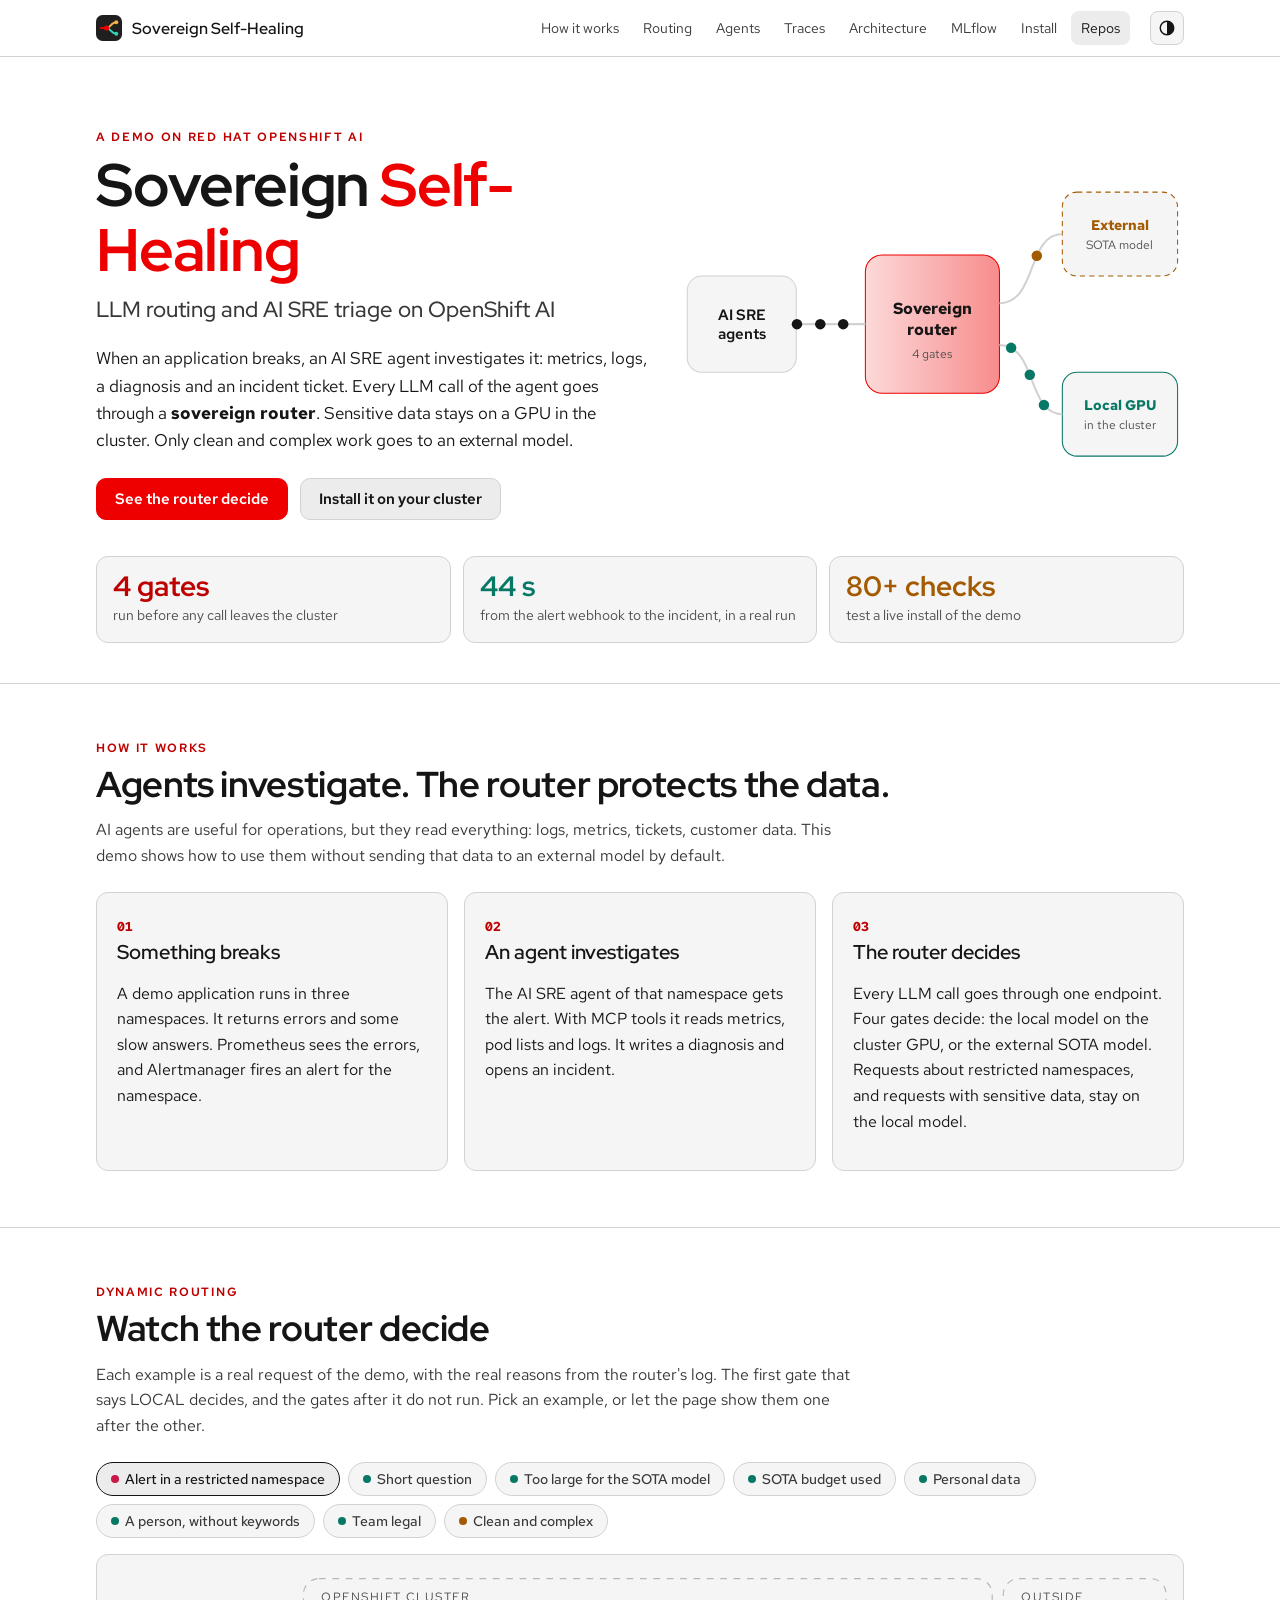
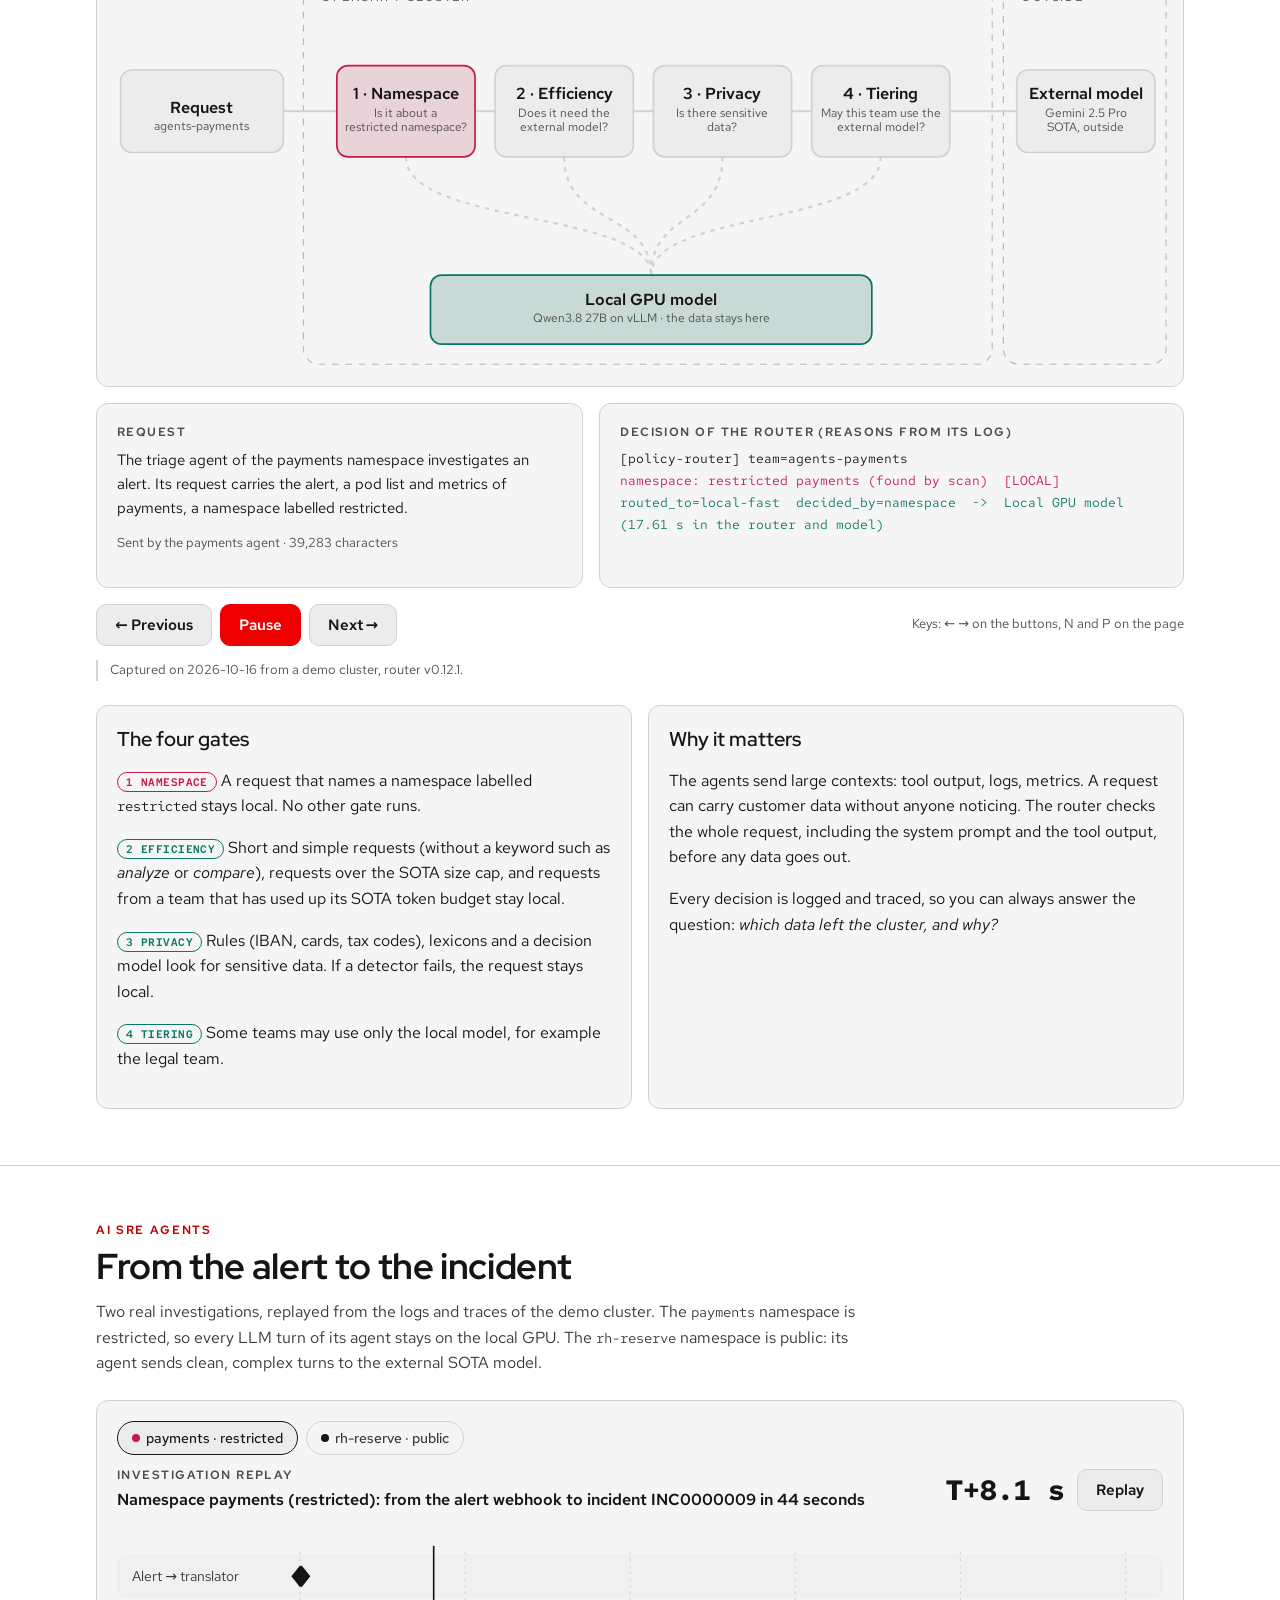
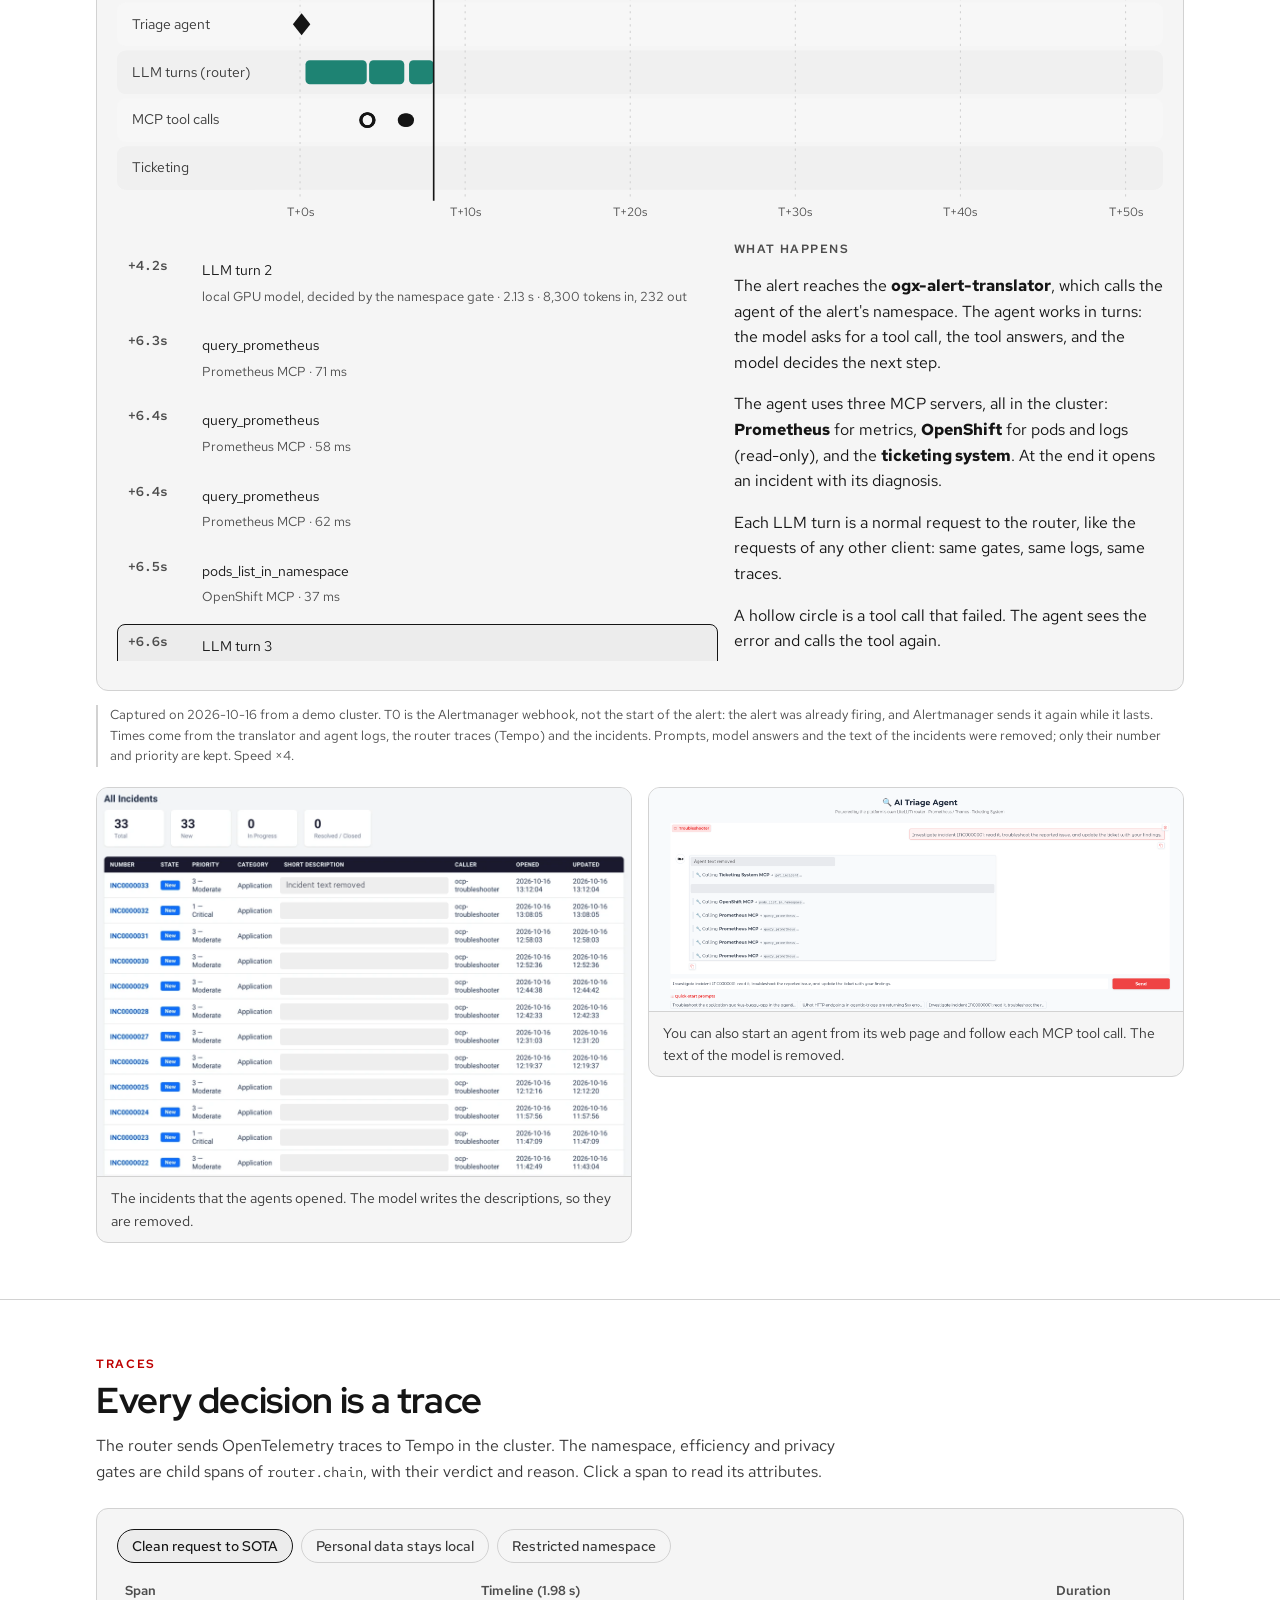
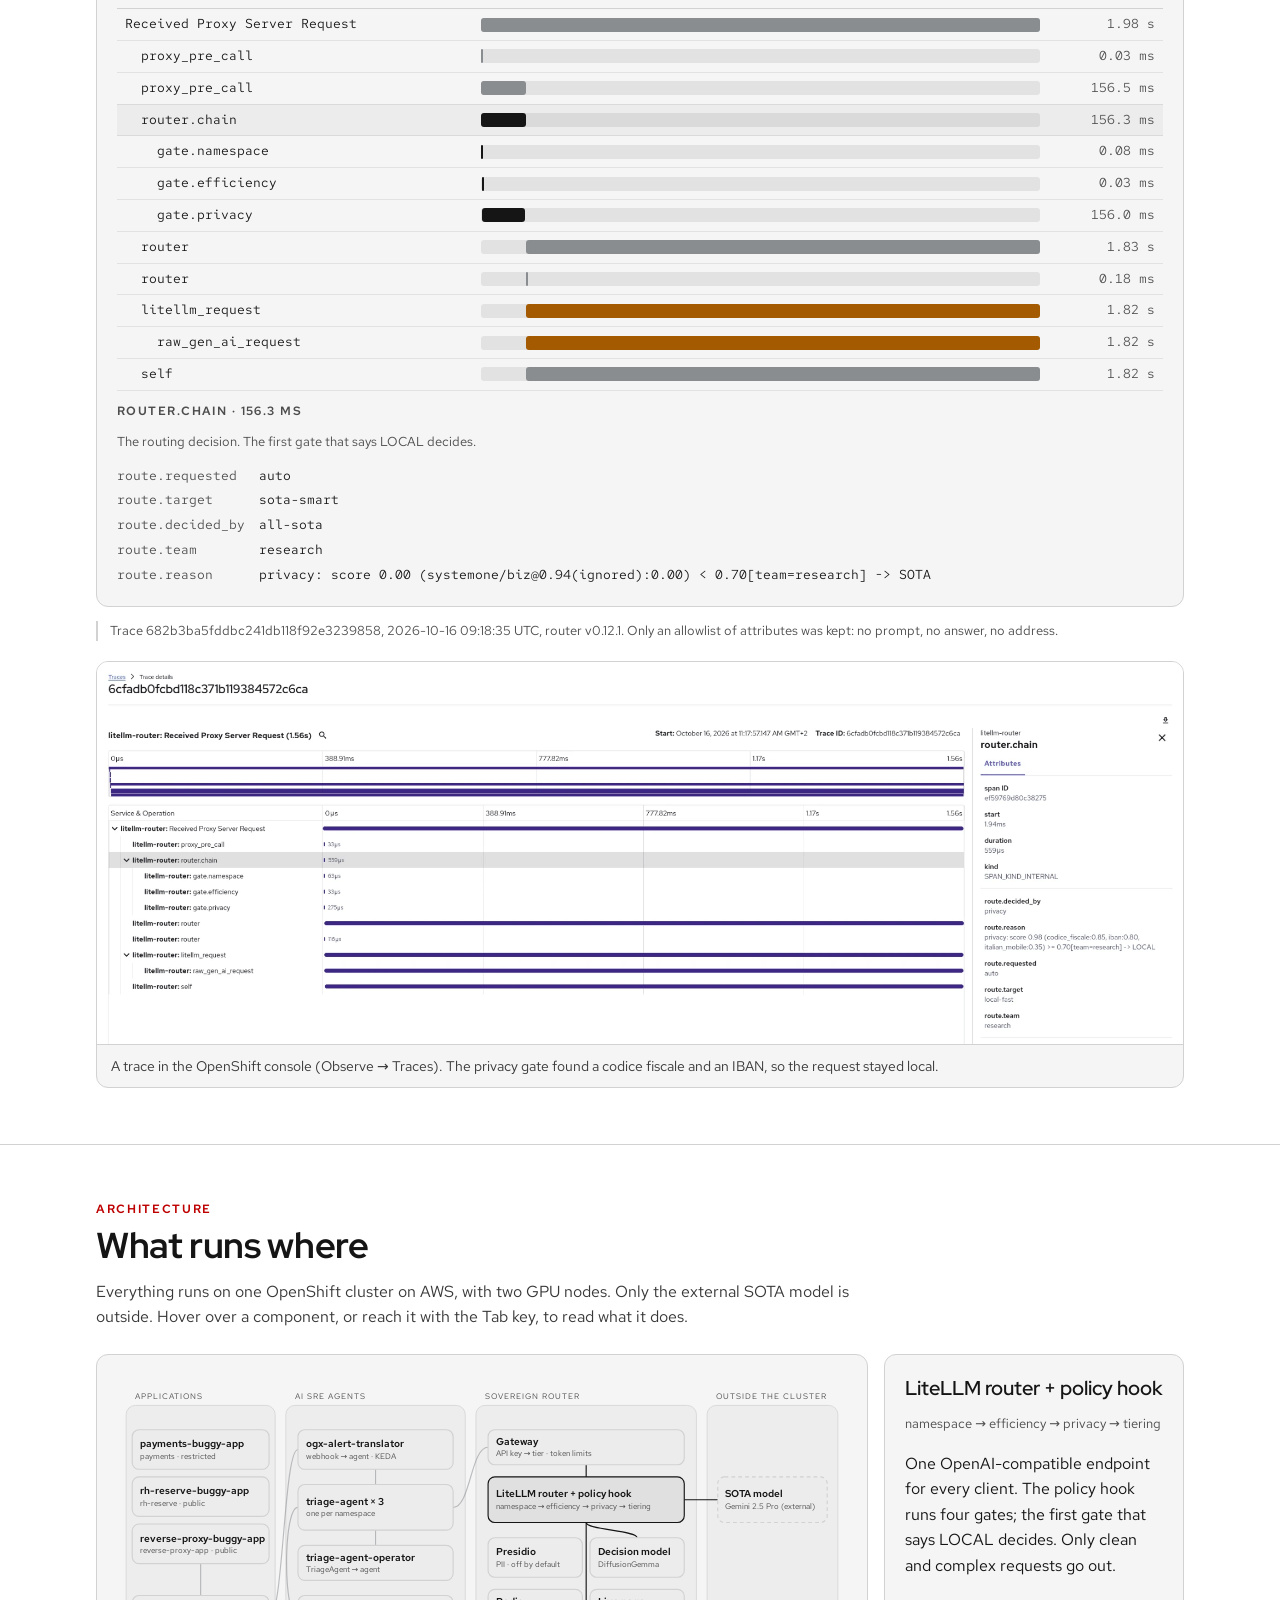
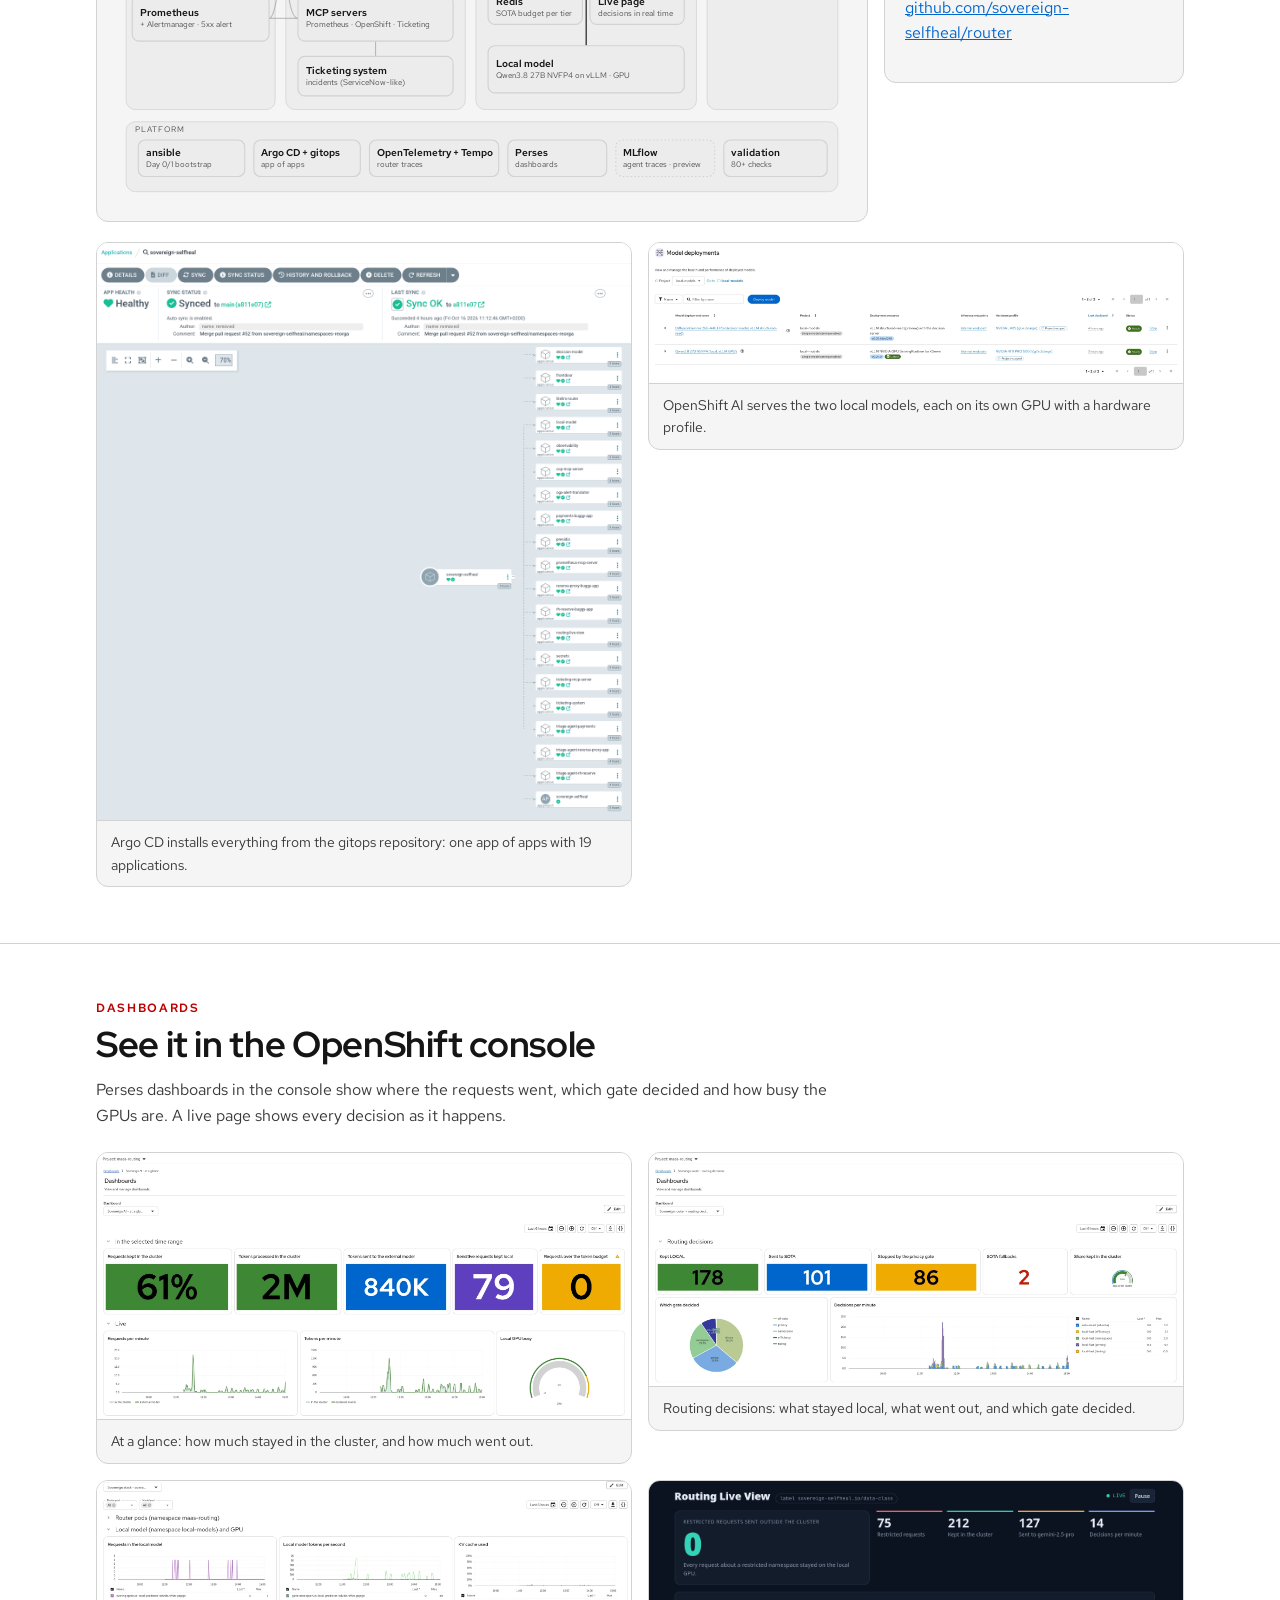
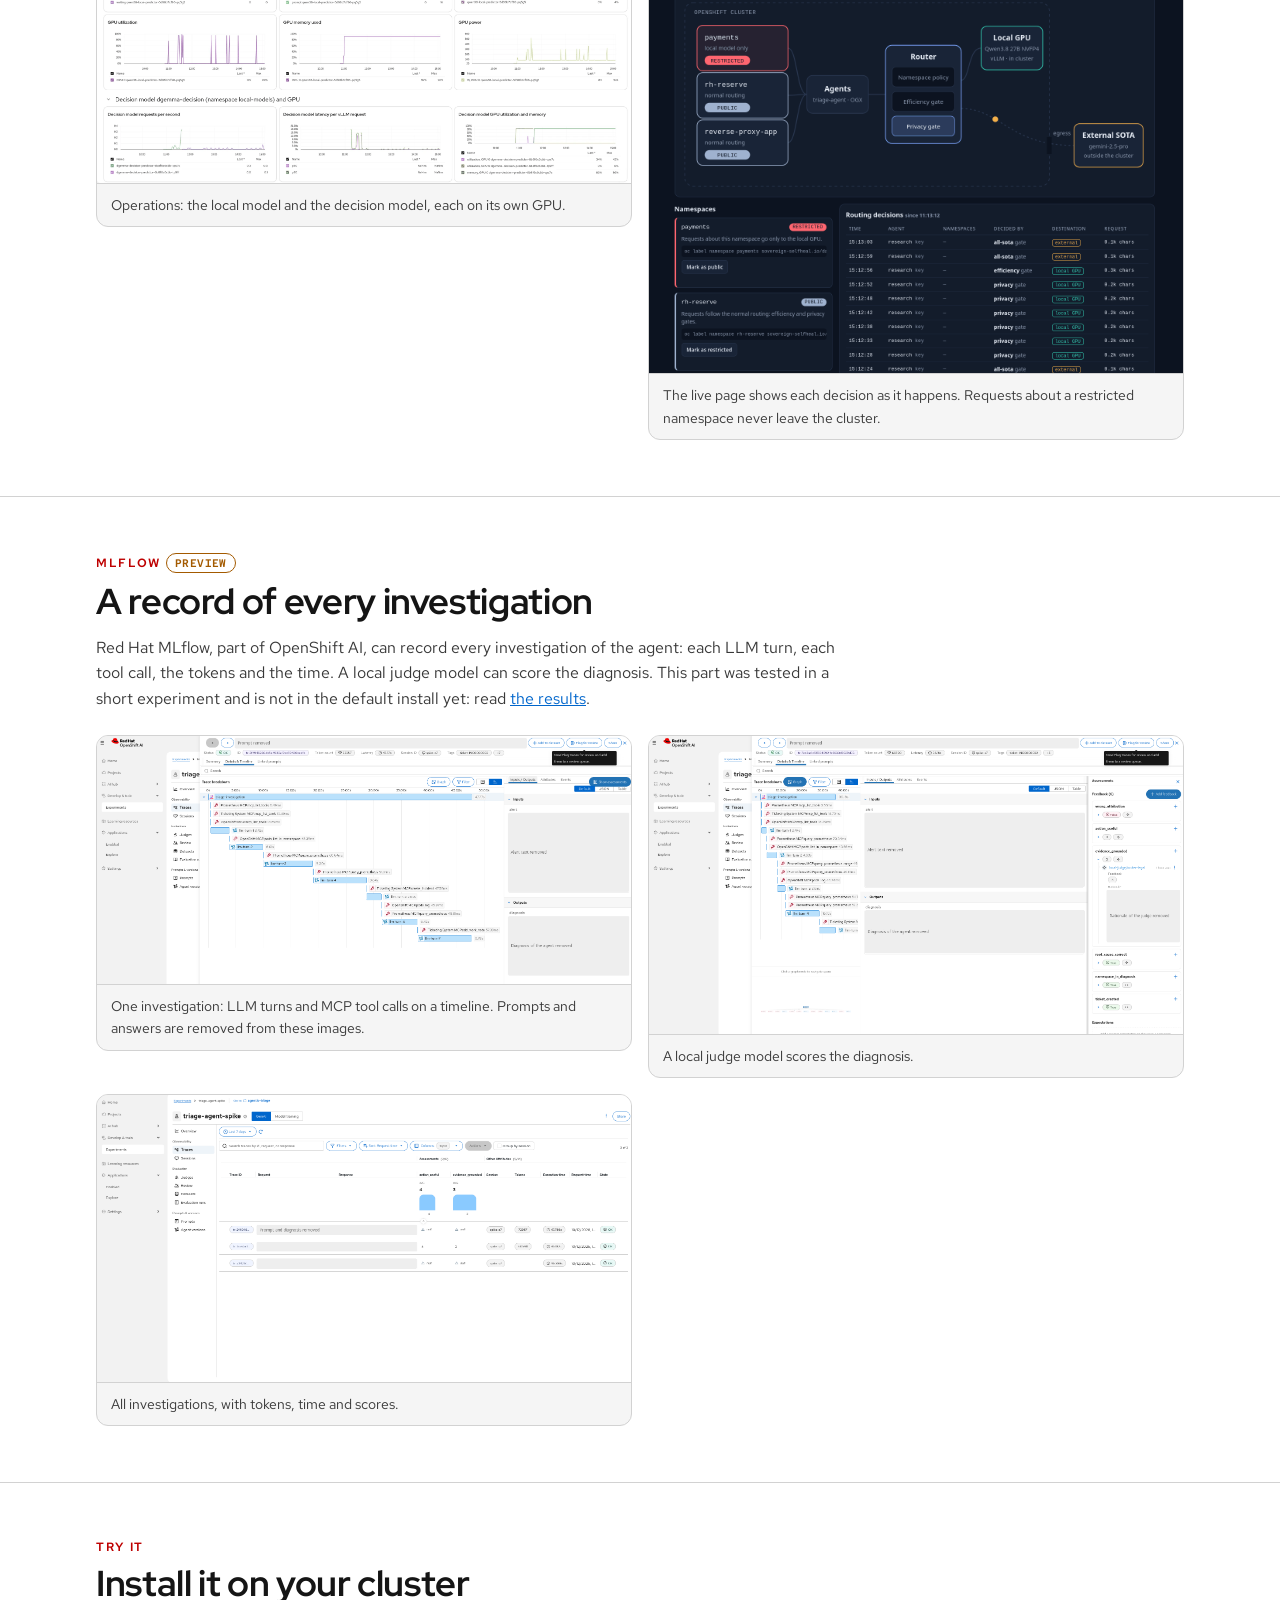
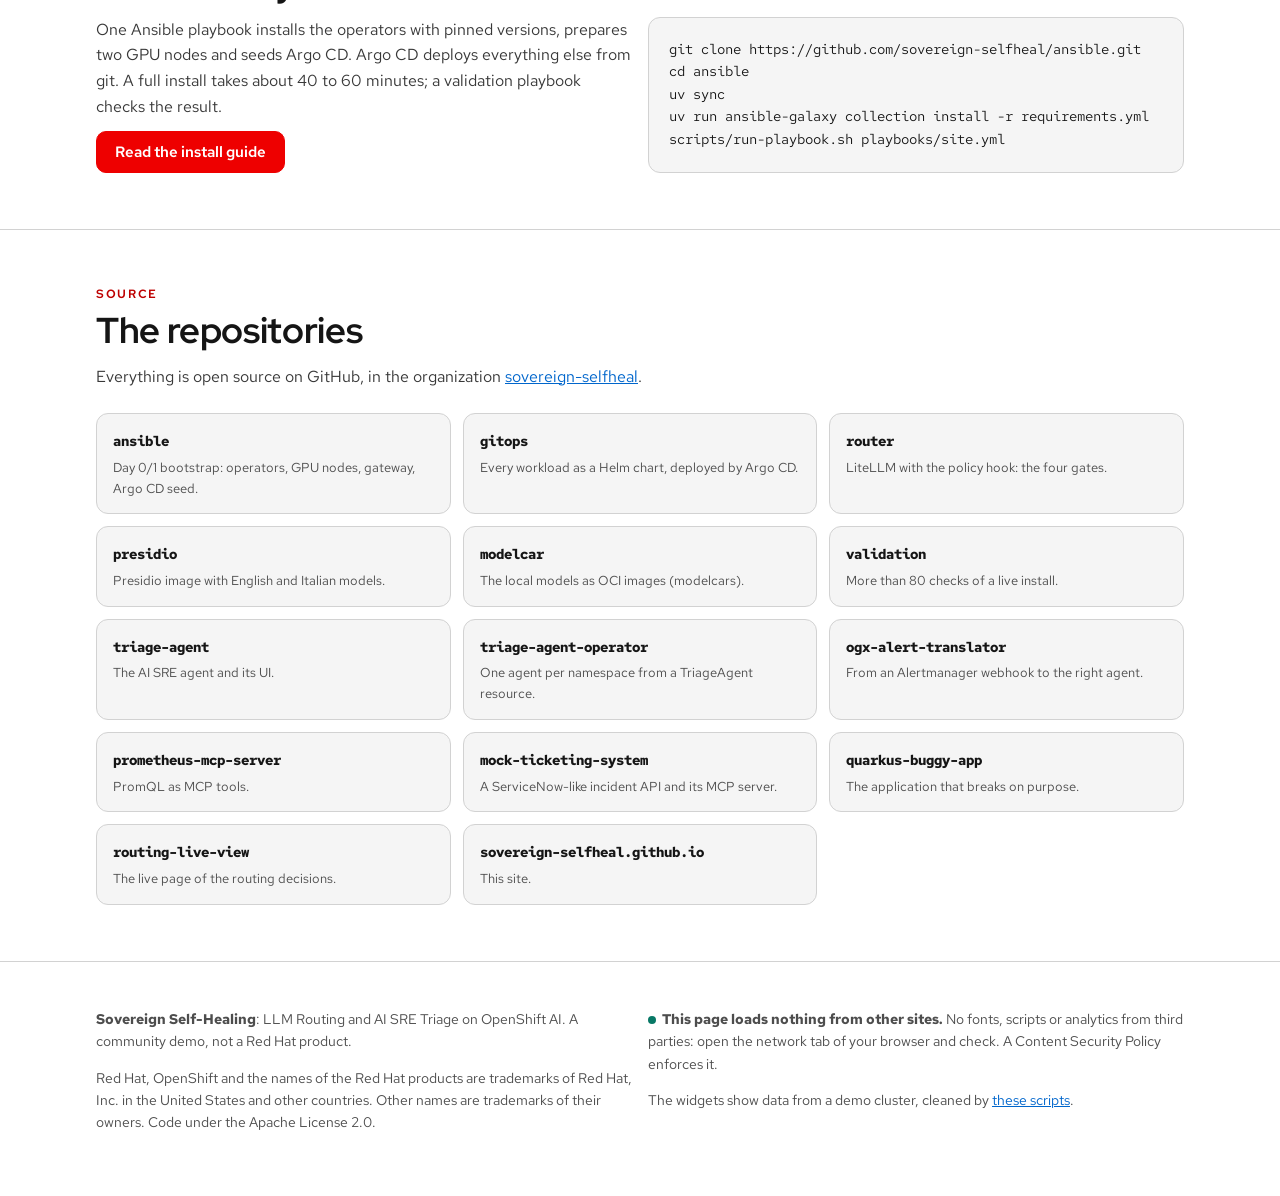
<file: index.html>
<!doctype html>
<html lang="en">
<head>
  <meta charset="utf-8">
  <meta name="viewport" content="width=device-width, initial-scale=1">
  <meta http-equiv="Content-Security-Policy" content="default-src 'self'; script-src 'self'; style-src 'self' 'unsafe-inline'; img-src 'self' data:; connect-src 'none'; font-src 'self'; object-src 'none'; base-uri 'none'; form-action 'none'">
  <title>Sovereign Self-Healing</title>
  <meta name="description" content="LLM routing and AI SRE triage on OpenShift AI: AI agents investigate incidents, and every LLM call goes through a sovereign router that keeps sensitive data in the cluster.">
  <meta property="og:title" content="Sovereign Self-Healing: LLM Routing and AI SRE Triage on OpenShift AI">
  <meta property="og:description" content="AI agents investigate incidents. Every LLM call goes through a router that keeps sensitive data on the local GPU.">
  <meta property="og:type" content="website">
  <meta property="og:url" content="https://sovereign-selfheal.github.io/">
  <meta name="theme-color" content="#ffffff" media="(prefers-color-scheme: light)">
  <meta name="theme-color" content="#151515" media="(prefers-color-scheme: dark)">
  <link rel="icon" href="favicon.svg" type="image/svg+xml">
  <script src="js/theme.js"></script>
  <link rel="stylesheet" href="css/site.css">
</head>
<body>
<header class="top">
  <div class="wrap">
    <a class="brand" href="#top" aria-label="Sovereign Self-Healing, home">
      <svg viewBox="0 0 32 32" aria-hidden="true"><rect width="32" height="32" rx="8" fill="#1f1f1f"/><path d="M6 16 H13" stroke="#ee0000" stroke-width="2.4" stroke-linecap="round"/><path d="M13 16 C18 16, 18 9, 25 9" stroke="#f4b04a" stroke-width="2.4" fill="none" stroke-linecap="round"/><path d="M13 16 C18 16, 18 23, 25 23" stroke="#34d3b8" stroke-width="2.4" fill="none" stroke-linecap="round"/><circle cx="13" cy="16" r="3.2" fill="#ee0000"/><circle cx="25" cy="9" r="2.4" fill="#f4b04a"/><circle cx="25" cy="23" r="2.4" fill="#34d3b8"/></svg>
      <span>Sovereign Self-Healing</span>
    </a>
    <nav aria-label="Sections">
      <a href="#story">How it works</a>
      <a href="#routing">Routing</a>
      <a href="#agents">Agents</a>
      <a href="#traces">Traces</a>
      <a href="#architecture">Architecture</a>
      <a href="#mlflow">MLflow</a>
      <a href="install.html">Install</a>
      <a href="#repos">Repos</a>
    </nav>
    <button class="theme-toggle" type="button" aria-label="Switch theme"><svg viewBox="0 0 20 20" aria-hidden="true"><circle cx="10" cy="10" r="7.5" fill="none" stroke="currentColor" stroke-width="1.6"/><path d="M10 2.5 A7.5 7.5 0 0 1 10 17.5 Z" fill="currentColor"/></svg></button>
  </div>
</header>

<main id="top">
  <div class="hero">
    <div class="wrap hero-grid">
      <div>
        <p class="eyebrow">A demo on Red Hat OpenShift AI</p>
        <h1>Sovereign <span class="accent">Self-Healing</span></h1>
        <p class="sub">LLM routing and AI SRE triage on OpenShift AI</p>
        <p class="lead">When an application breaks, an AI SRE agent investigates it: metrics, logs, a diagnosis and an incident ticket. Every LLM call of the agent goes through a <b>sovereign router</b>. Sensitive data stays on a GPU in the cluster. Only clean and complex work goes to an external model.</p>
        <div class="cta">
          <a class="btn primary" href="#routing">See the router decide</a>
          <a class="btn" href="install.html">Install it on your cluster</a>
        </div>
      </div>
      <svg class="hero-art" viewBox="0 0 480 300" role="img" aria-label="Requests from the agents go through the router: most stay on the local GPU, a few go to the external model">
        <defs>
          <linearGradient id="hg" x1="0" x2="1"><stop offset="0" stop-color="#ee0000" stop-opacity="0.15"/><stop offset="1" stop-color="#ee0000" stop-opacity="0.45"/></linearGradient>
        </defs>
        <rect class="hero-box" x="6" y="104" width="104" height="92" rx="14"/>
        <text class="hero-title" x="58" y="146" text-anchor="middle">AI SRE</text>
        <text class="hero-title" x="58" y="164" text-anchor="middle">agents</text>
        <rect x="176" y="84" width="128" height="132" rx="16" fill="url(#hg)" stroke="#ee0000"/>
        <text class="hero-strong" x="240" y="140" text-anchor="middle">Sovereign</text>
        <text class="hero-strong" x="240" y="160" text-anchor="middle">router</text>
        <text class="hero-sub" x="240" y="182" text-anchor="middle">4 gates</text>
        <g class="hero-local">
          <rect x="364" y="196" width="110" height="80" rx="14"/>
          <text class="hero-name" x="419" y="232" text-anchor="middle">Local GPU</text>
          <text class="hero-sub" x="419" y="250" text-anchor="middle">in the cluster</text>
        </g>
        <g class="hero-sota">
          <rect x="364" y="24" width="110" height="80" rx="14"/>
          <text class="hero-name" x="419" y="60" text-anchor="middle">External</text>
          <text class="hero-sub" x="419" y="78" text-anchor="middle">SOTA model</text>
        </g>
        <path class="hero-wire" id="h-in" d="M 110 150 L 176 150"/>
        <path class="hero-wire" id="h-local" d="M 304 170 C 340 170, 330 236, 364 236"/>
        <path class="hero-wire" id="h-sota" d="M 304 130 C 340 130, 330 64, 364 64"/>
        <g class="anim">
          <circle class="pkt-start" r="5"><animateMotion dur="1.6s" repeatCount="indefinite"><mpath href="#h-in"/></animateMotion></circle>
          <circle class="pkt-start" r="5"><animateMotion dur="1.6s" begin="0.53s" repeatCount="indefinite"><mpath href="#h-in"/></animateMotion></circle>
          <circle class="pkt-start" r="5"><animateMotion dur="1.6s" begin="1.06s" repeatCount="indefinite"><mpath href="#h-in"/></animateMotion></circle>
          <circle class="pkt-local" r="5"><animateMotion dur="1.8s" repeatCount="indefinite"><mpath href="#h-local"/></animateMotion></circle>
          <circle class="pkt-local" r="5"><animateMotion dur="1.8s" begin="0.6s" repeatCount="indefinite"><mpath href="#h-local"/></animateMotion></circle>
          <circle class="pkt-local" r="5"><animateMotion dur="1.8s" begin="1.2s" repeatCount="indefinite"><mpath href="#h-local"/></animateMotion></circle>
          <circle class="pkt-sota" r="5"><animateMotion dur="3.6s" begin="0.9s" repeatCount="indefinite"><mpath href="#h-sota"/></animateMotion></circle>
        </g>
      </svg>
    </div>
    <div class="wrap">
      <div class="stats">
        <div class="stat accent"><b>4 gates</b><span>run before any call leaves the cluster</span></div>
        <div class="stat local"><b>44 s</b><span>from the alert webhook to the incident, in a real run</span></div>
        <div class="stat sota"><b>80+ checks</b><span>test a live install of the demo</span></div>
      </div>
    </div>
  </div>

  <section id="story" class="story">
    <div class="wrap">
      <p class="eyebrow">How it works</p>
      <h2>Agents investigate. The router protects the data.</h2>
      <p class="intro">AI agents are useful for operations, but they read everything: logs, metrics, tickets, customer data. This demo shows how to use them without sending that data to an external model by default.</p>
      <div class="cols-3">
        <div class="card"><span class="num">01</span><h3>Something breaks</h3><p>A demo application runs in three namespaces. It returns errors and some slow answers. Prometheus sees the errors, and Alertmanager fires an alert for the namespace.</p></div>
        <div class="card"><span class="num">02</span><h3>An agent investigates</h3><p>The AI SRE agent of that namespace gets the alert. With MCP tools it reads metrics, pod lists and logs. It writes a diagnosis and opens an incident.</p></div>
        <div class="card"><span class="num">03</span><h3>The router decides</h3><p>Every LLM call goes through one endpoint. Four gates decide: the local model on the cluster GPU, or the external SOTA model. Requests about restricted namespaces, and requests with sensitive data, stay on the local model.</p></div>
      </div>
    </div>
  </section>

  <section id="routing">
    <div class="wrap">
      <p class="eyebrow">Dynamic routing</p>
      <h2>Watch the router decide</h2>
      <p class="intro">Each example is a real request of the demo, with the real reasons from the router's log. The first gate that says LOCAL decides, and the gates after it do not run. Pick an example, or let the page show them one after the other.</p>
      <div class="sim" id="sim">
        <div class="chips" role="group" aria-label="Example requests"></div>
        <div class="stage" aria-describedby="sim-meta"></div>
        <div class="sim-panels">
          <div class="card" id="sim-request"></div>
          <div class="card" id="sim-log"></div>
        </div>
        <div class="controls">
          <button class="btn" id="sim-prev" type="button" aria-label="Previous example">&#8592; Previous</button>
          <button class="btn primary" id="sim-play" type="button" aria-pressed="true">Pause</button>
          <button class="btn" id="sim-next" type="button" aria-label="Next example">Next &#8594;</button>
          <span class="hint">Keys: &#8592; &#8594; on the buttons, N and P on the page</span>
        </div>
      </div>
      <p class="datacard" id="sim-meta"></p>
      <div class="cols-2" style="margin-top:24px">
        <div class="card">
          <h3 style="margin-top:0">The four gates</h3>
          <p><span class="tag restricted">1 NAMESPACE</span> A request that names a namespace labelled <code>restricted</code> stays local. No other gate runs.</p>
          <p><span class="tag local">2 EFFICIENCY</span> Short and simple requests (without a keyword such as <i>analyze</i> or <i>compare</i>), requests over the SOTA size cap, and requests from a team that has used up its SOTA token budget stay local.</p>
          <p><span class="tag local">3 PRIVACY</span> Rules (IBAN, cards, tax codes), lexicons and a decision model look for sensitive data. If a detector fails, the request stays local.</p>
          <p><span class="tag local">4 TIERING</span> Some teams may use only the local model, for example the legal team.</p>
        </div>
        <div class="card">
          <h3 style="margin-top:0">Why it matters</h3>
          <p>The agents send large contexts: tool output, logs, metrics. A request can carry customer data without anyone noticing. The router checks the whole request, including the system prompt and the tool output, before any data goes out.</p>
          <p>Every decision is logged and traced, so you can always answer the question: <i>which data left the cluster, and why?</i></p>
        </div>
      </div>
    </div>
  </section>

  <section id="agents">
    <div class="wrap">
      <p class="eyebrow">AI SRE agents</p>
      <h2>From the alert to the incident</h2>
      <p class="intro">Two real investigations, replayed from the logs and traces of the demo cluster. The <code>payments</code> namespace is restricted, so every LLM turn of its agent stays on the local GPU. The <code>rh-reserve</code> namespace is public: its agent sends clean, complex turns to the external SOTA model.</p>
      <div class="card" id="replay">
        <div class="chips" id="replay-pick" role="group" aria-label="Choose an investigation" style="margin-bottom:12px"></div>
        <div class="replay-head">
          <div>
            <p class="panel-title" style="margin:0">Investigation replay</p>
            <p id="replay-title" style="margin:4px 0 0;font-weight:600"></p>
          </div>
          <div style="display:flex;gap:12px;align-items:center">
            <span class="clock" id="replay-clock" aria-live="off">T+0.0 s</span>
            <button class="btn" id="replay-play" type="button">Play</button>
          </div>
        </div>
        <div class="lanes" id="replay-lanes" style="margin-top:12px"></div>
        <div class="replay-grid">
          <ol class="events" id="replay-events" aria-label="Events of the investigation"></ol>
          <div>
            <p class="panel-title">What happens</p>
            <p>The alert reaches the <b>ogx-alert-translator</b>, which calls the agent of the alert's namespace. The agent works in turns: the model asks for a tool call, the tool answers, and the model decides the next step.</p>
            <p>The agent uses three MCP servers, all in the cluster: <b>Prometheus</b> for metrics, <b>OpenShift</b> for pods and logs (read-only), and the <b>ticketing system</b>. At the end it opens an incident with its diagnosis.</p>
            <p>Each LLM turn is a normal request to the router, like the requests of any other client: same gates, same logs, same traces.</p>
            <p>A hollow circle is a tool call that failed. The agent sees the error and calls the tool again.</p>
          </div>
        </div>
      </div>
      <p class="datacard" id="replay-meta"></p>
      <div class="gallery">
        <figure>
          <a href="img/screens/incidents.png"><img src="img/screens/incidents.png" alt="Ticketing system: 33 new incidents opened by the triage agents, with number, priority, caller and time; the descriptions are removed" width="1126" height="818" loading="lazy"></a>
          <figcaption>The incidents that the agents opened. The model writes the descriptions, so they are removed.</figcaption>
        </figure>
        <figure>
          <a href="img/screens/agent-ui.png"><img src="img/screens/agent-ui.png" alt="Web page of a triage agent: the agent calls the Ticketing System, OpenShift and Prometheus MCP servers; the text of the model is removed" width="1984" height="826" loading="lazy"></a>
          <figcaption>You can also start an agent from its web page and follow each MCP tool call. The text of the model is removed.</figcaption>
        </figure>
      </div>
    </div>
  </section>

  <section id="traces">
    <div class="wrap">
      <p class="eyebrow">Traces</p>
      <h2>Every decision is a trace</h2>
      <p class="intro">The router sends OpenTelemetry traces to Tempo in the cluster. The namespace, efficiency and privacy gates are child spans of <code>router.chain</code>, with their verdict and reason. Click a span to read its attributes.</p>
      <div class="card" id="waterfall">
        <div class="tabs" role="group" aria-label="Traces"></div>
        <div style="overflow-x:auto"><table class="wf" id="wf-table"></table></div>
        <div class="attrs" id="wf-attrs"></div>
      </div>
      <p class="datacard" id="wf-meta"></p>
      <div class="gallery one">
        <figure>
          <a href="img/screens/tempo-trace.png"><img src="img/screens/tempo-trace.png" alt="Trace in the OpenShift console: router.chain with the spans of the namespace, efficiency and privacy gates; its attributes say that the privacy gate decided, with score 0.98 from a codice fiscale, an IBAN and an Italian mobile number, and that the request went to the local model" width="1984" height="697" loading="lazy"></a>
          <figcaption>A trace in the OpenShift console (Observe → Traces). The privacy gate found a codice fiscale and an IBAN, so the request stayed local.</figcaption>
        </figure>
      </div>
    </div>
  </section>

  <section id="architecture">
    <div class="wrap">
      <p class="eyebrow">Architecture</p>
      <h2>What runs where</h2>
      <p class="intro">Everything runs on one OpenShift cluster on AWS, with two GPU nodes. Only the external SOTA model is outside. Hover over a component, or reach it with the Tab key, to read what it does.</p>
      <div class="map" id="map">
        <div class="map-grid">
          <div class="card" id="map-svg"></div>
          <div class="card map-info" id="map-info" aria-live="polite"></div>
        </div>
        <div class="map-list card" id="map-list"></div>
      </div>
      <div class="gallery">
        <figure>
          <a href="img/screens/argocd-apps.png"><img src="img/screens/argocd-apps.png" alt="Argo CD: the application sovereign-selfheal, Synced and Healthy, with its 19 child applications" width="1230" height="1330" loading="lazy"></a>
          <figcaption>Argo CD installs everything from the gitops repository: one app of apps with 19 applications.</figcaption>
        </figure>
        <figure>
          <a href="img/screens/rhoai-models.png"><img src="img/screens/rhoai-models.png" alt="OpenShift AI model deployments in the project local-models: the decision model DiffusionGemma 26B-A4B FP8 on an NVIDIA L40S (g6e.2xlarge) and Qwen3.8 27B NVFP4 on an NVIDIA RTX PRO 6000 (g7e.2xlarge), both Ready" width="1986" height="522" loading="lazy"></a>
          <figcaption>OpenShift AI serves the two local models, each on its own GPU with a hardware profile.</figcaption>
        </figure>
      </div>
    </div>
  </section>

  <section id="dashboards">
    <div class="wrap">
      <p class="eyebrow">Dashboards</p>
      <h2>See it in the OpenShift console</h2>
      <p class="intro">Perses dashboards in the console show where the requests went, which gate decided and how busy the GPUs are. A live page shows every decision as it happens.</p>
      <div class="gallery">
        <figure>
          <a href="img/screens/perses-at-a-glance.png"><img src="img/screens/perses-at-a-glance.png" alt="Perses dashboard Sovereign AI - at a glance, last 6 hours: 61% of the requests kept in the cluster, 2M tokens processed in the cluster, 840K tokens sent to the external model, 79 sensitive requests kept local, 0 requests over the token budget" width="2000" height="995" loading="lazy"></a>
          <figcaption>At a glance: how much stayed in the cluster, and how much went out.</figcaption>
        </figure>
        <figure>
          <a href="img/screens/perses-routing-decisions.png"><img src="img/screens/perses-routing-decisions.png" alt="Perses dashboard Sovereign router - routing decisions: requests kept local, sent to SOTA, stopped by the privacy gate, and a pie chart of the gate that decided" width="2000" height="872" loading="lazy"></a>
          <figcaption>Routing decisions: what stayed local, what went out, and which gate decided.</figcaption>
        </figure>
        <figure>
          <a href="img/screens/perses-operations.png"><img src="img/screens/perses-operations.png" alt="Perses dashboard Sovereign stack - operations: requests, tokens per second, KV cache and GPU use of the local model, and requests, latency and GPU use of the decision model" width="1990" height="1126" loading="lazy"></a>
          <figcaption>Operations: the local model and the decision model, each on its own GPU.</figcaption>
        </figure>
        <figure>
          <a href="img/screens/live-page.png"><img src="img/screens/live-page.png" alt="Routing live view: 0 restricted requests sent outside the cluster, a map from the namespaces through the agents and the router gates to the local GPU or the external SOTA model, and the latest decisions" width="1378" height="1272" loading="lazy"></a>
          <figcaption>The live page shows each decision as it happens. Requests about a restricted namespace never leave the cluster.</figcaption>
        </figure>
      </div>
    </div>
  </section>

  <section id="mlflow">
    <div class="wrap">
      <p class="eyebrow">MLflow <span class="tag preview">PREVIEW</span></p>
      <h2>A record of every investigation</h2>
      <p class="intro">Red Hat MLflow, part of OpenShift AI, can record every investigation of the agent: each LLM turn, each tool call, the tokens and the time. A local judge model can score the diagnosis. This part was tested in a short experiment and is not in the default install yet: read <a href="https://github.com/sovereign-selfheal/gitops/blob/main/docs/mlflow/README.md">the results</a>.</p>
      <div class="gallery">
        <figure>
          <a href="img/mlflow/14-trace-timeline-full.png"><img src="img/mlflow/14-trace-timeline-full.png" alt="MLflow trace of one investigation: seven LLM turns and the MCP tool calls between them, on a timeline of 48 seconds" width="1853" height="859" loading="lazy"></a>
          <figcaption>One investigation: LLM turns and MCP tool calls on a timeline. Prompts and answers are removed from these images.</figcaption>
        </figure>
        <figure>
          <a href="img/mlflow/17-judge-rationale.png"><img src="img/mlflow/17-judge-rationale.png" alt="MLflow assessments of an investigation by a local judge model: root cause correct, ticket created; the texts are removed" width="1853" height="1033" loading="lazy"></a>
          <figcaption>A local judge model scores the diagnosis.</figcaption>
        </figure>
        <figure>
          <a href="img/mlflow/12-traces-list.png"><img src="img/mlflow/12-traces-list.png" alt="MLflow list of agent traces with tokens, execution time and assessment averages" width="1824" height="979" loading="lazy"></a>
          <figcaption>All investigations, with tokens, time and scores.</figcaption>
        </figure>
      </div>
    </div>
  </section>

  <section id="install-teaser">
    <div class="wrap">
      <p class="eyebrow">Try it</p>
      <h2>Install it on your cluster</h2>
      <div class="cols-2">
        <div>
          <p class="intro" style="margin-bottom:12px">One Ansible playbook installs the operators with pinned versions, prepares two GPU nodes and seeds Argo CD. Argo CD deploys everything else from git. A full install takes about 40 to 60 minutes; a validation playbook checks the result.</p>
          <a class="btn primary" href="install.html">Read the install guide</a>
        </div>
        <pre class="card mono" style="margin:0;overflow-x:auto">git clone https://github.com/sovereign-selfheal/ansible.git
cd ansible
uv sync
uv run ansible-galaxy collection install -r requirements.yml
scripts/run-playbook.sh playbooks/site.yml</pre>
      </div>
    </div>
  </section>

  <section id="repos">
    <div class="wrap">
      <p class="eyebrow">Source</p>
      <h2>The repositories</h2>
      <p class="intro">Everything is open source on GitHub, in the organization <a href="https://github.com/sovereign-selfheal">sovereign-selfheal</a>.</p>
      <div class="repos">
        <a class="repo" href="https://github.com/sovereign-selfheal/ansible"><b>ansible</b><span>Day 0/1 bootstrap: operators, GPU nodes, gateway, Argo CD seed.</span></a>
        <a class="repo" href="https://github.com/sovereign-selfheal/gitops"><b>gitops</b><span>Every workload as a Helm chart, deployed by Argo CD.</span></a>
        <a class="repo" href="https://github.com/sovereign-selfheal/router"><b>router</b><span>LiteLLM with the policy hook: the four gates.</span></a>
        <a class="repo" href="https://github.com/sovereign-selfheal/presidio"><b>presidio</b><span>Presidio image with English and Italian models.</span></a>
        <a class="repo" href="https://github.com/sovereign-selfheal/modelcar"><b>modelcar</b><span>The local models as OCI images (modelcars).</span></a>
        <a class="repo" href="https://github.com/sovereign-selfheal/validation"><b>validation</b><span>More than 80 checks of a live install.</span></a>
        <a class="repo" href="https://github.com/sovereign-selfheal/triage-agent"><b>triage-agent</b><span>The AI SRE agent and its UI.</span></a>
        <a class="repo" href="https://github.com/sovereign-selfheal/triage-agent-operator"><b>triage-agent-operator</b><span>One agent per namespace from a TriageAgent resource.</span></a>
        <a class="repo" href="https://github.com/sovereign-selfheal/ogx-alert-translator"><b>ogx-alert-translator</b><span>From an Alertmanager webhook to the right agent.</span></a>
        <a class="repo" href="https://github.com/sovereign-selfheal/prometheus-mcp-server"><b>prometheus-mcp-server</b><span>PromQL as MCP tools.</span></a>
        <a class="repo" href="https://github.com/sovereign-selfheal/mock-ticketing-system"><b>mock-ticketing-system</b><span>A ServiceNow-like incident API and its MCP server.</span></a>
        <a class="repo" href="https://github.com/sovereign-selfheal/quarkus-buggy-app"><b>quarkus-buggy-app</b><span>The application that breaks on purpose.</span></a>
        <a class="repo" href="https://github.com/sovereign-selfheal/routing-live-view"><b>routing-live-view</b><span>The live page of the routing decisions.</span></a>
        <a class="repo" href="https://github.com/sovereign-selfheal/sovereign-selfheal.github.io"><b>sovereign-selfheal.github.io</b><span>This site.</span></a>
      </div>
    </div>
  </section>
</main>

<footer>
  <div class="wrap cols-2">
    <div>
      <p><b>Sovereign Self-Healing</b>: LLM Routing and AI SRE Triage on OpenShift AI. A community demo, not a Red Hat product.</p>
      <p>Red Hat, OpenShift and the names of the Red Hat products are trademarks of Red Hat, Inc. in the United States and other countries. Other names are trademarks of their owners. Code under the Apache License 2.0.</p>
    </div>
    <div>
      <p><span class="live-dot" aria-hidden="true"></span><b>This page loads nothing from other sites.</b> No fonts, scripts or analytics from third parties: open the network tab of your browser and check. A Content Security Policy enforces it.</p>
      <p>The widgets show data from a demo cluster, cleaned by <a href="https://github.com/sovereign-selfheal/sovereign-selfheal.github.io/tree/main/tools">these scripts</a>.</p>
    </div>
  </div>
</footer>

<script src="js/common.js"></script>
<script src="data/scenarios.js"></script>
<script src="data/investigation.js"></script>
<script src="data/traces.js"></script>
<script src="data/components.js"></script>
<script src="js/simulator.js"></script>
<script src="js/replay.js"></script>
<script src="js/waterfall.js"></script>
<script src="js/archmap.js"></script>
</body>
</html>
</file>
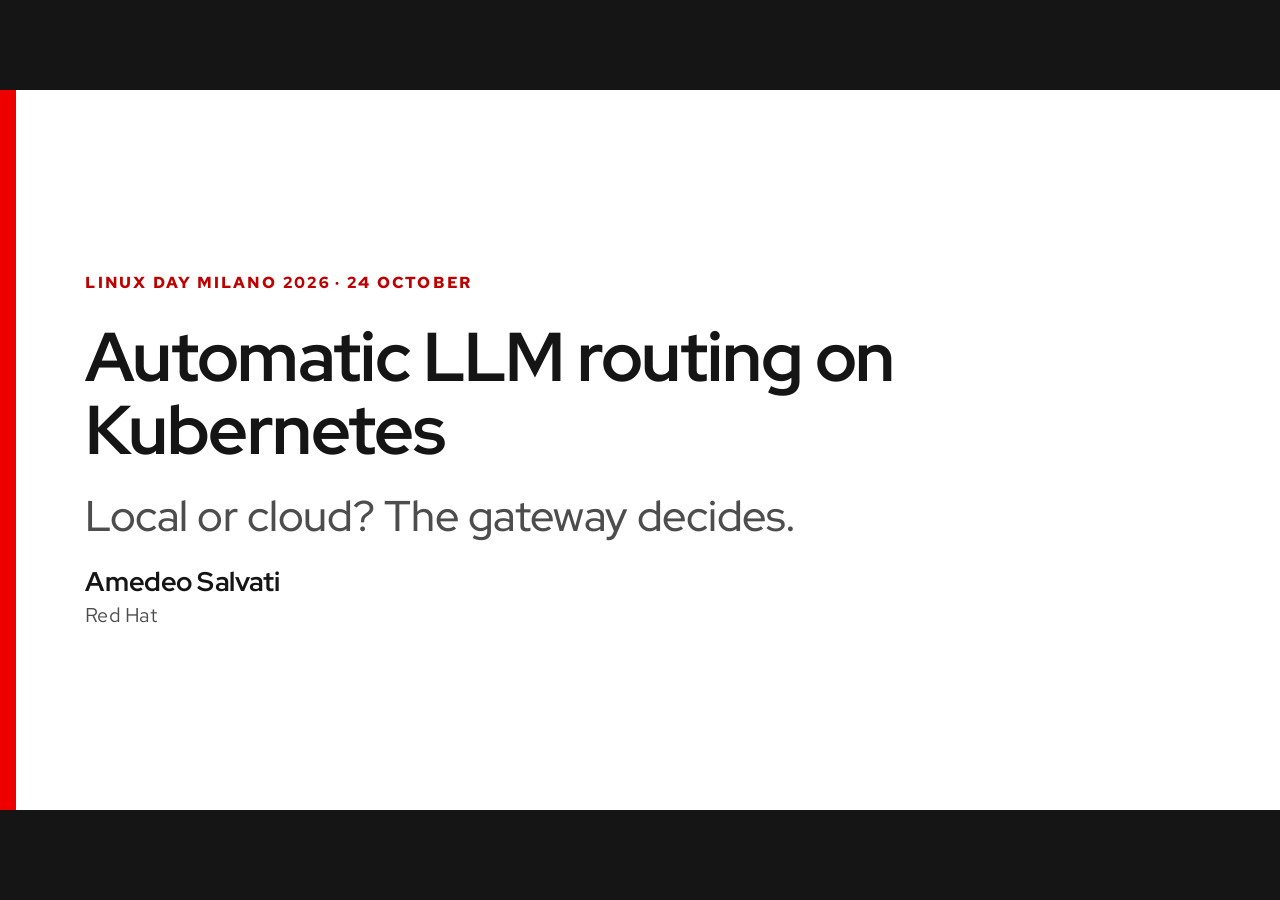
<file: talks/linux-day-milano-2026/index.html>
<!doctype html>
<html lang="en">
<head>
<meta charset="utf-8">
<meta name="viewport" content="width=device-width, initial-scale=1">
<meta http-equiv="Content-Security-Policy" content="default-src 'self'; script-src 'self'; style-src 'self' 'unsafe-inline'; img-src 'self' data:; connect-src 'none'; font-src 'self'; frame-src 'self'; object-src 'none'; base-uri 'none'; form-action 'none'">
<title>Automatic LLM routing on Kubernetes · Linux Day Milano 2026</title>
<meta name="description" content="Slides of the talk at Linux Day Milano 2026: local or cloud? The gateway decides, request by request.">
<link rel="icon" href="../../favicon.svg" type="image/svg+xml">
<link rel="stylesheet" href="deck.css">
<script src="deck.js" defer></script>
</head>
<body>

<svg class="defs" aria-hidden="true" focusable="false">
  <defs>
    <marker id="arrow-dark" viewBox="0 0 10 10" refX="10" refY="5" markerWidth="5" markerHeight="5" orient="auto"><path class="arrowhead" d="M0 0L10 5L0 10z"/></marker>
    <marker id="arrow-local" viewBox="0 0 10 10" refX="10" refY="5" markerWidth="5" markerHeight="5" orient="auto"><path class="arrowhead arrowhead--local" d="M0 0L10 5L0 10z"/></marker>
    <marker id="arrow-sota" viewBox="0 0 10 10" refX="10" refY="5" markerWidth="5" markerHeight="5" orient="auto"><path class="arrowhead arrowhead--sota" d="M0 0L10 5L0 10z"/></marker>
  </defs>
</svg>

<main class="stage" aria-label="Automatic LLM routing on Kubernetes: slides">

<!-- ===================== Opening ===================== -->

<section class="slide slide--band slide--center" id="cover">
  <p class="eyebrow">Linux Day Milano 2026 · 24 October</p>
  <h1 style="width:1400px">Automatic LLM routing on Kubernetes</h1>
  <p class="cover-sub">Local or cloud? The gateway decides.</p>
  <div class="stack stack--tight">
    <p class="name">Amedeo Salvati</p>
    <p class="muted">Red Hat</p>
  </div>
  <aside class="notes" lang="it">[0:30] Buon pomeriggio e grazie di essere qui. Mi chiamo Amedeo Salvati e lavoro in Red Hat. In questo talk voglio rispondere a una domanda pratica. Quando un’applicazione, o un agente AI, chiama un large language model, dove deve andare la richiesta: a un modello sulla nostra GPU o a un modello nel cloud? E chi lo decide? La mia risposta è nel titolo: decide il gateway, richiesta per richiesta. Vi mostro come l’abbiamo costruito su Kubernetes con componenti open source, e poi ve lo faccio vedere in funzione su un cluster vero.</aside>
</section>

<section class="slide slide--content" id="about">
  <header class="head"><p class="eyebrow">Opening</p><h2>About me</h2></header>
  <div class="row row--wide">
    <div class="stack grow">
      <p class="name">Amedeo Salvati</p>
      <p class="muted">Principal Consultant, Red Hat Professional Services</p>
      <ul>
        <li>Degree in Statistics</li>
        <li>Always passionate about open source and 3D printing</li>
        <li>Member of VIMELUG, <a href="https://vimelug.org/">vimelug.org</a></li>
        <li>Interests: statistics, AI, quantitative finance, personal finance, history, motorsport and metal music</li>
      </ul>
      <dl class="contacts">
        <dt>LinkedIn</dt><dd><a href="https://www.linkedin.com/in/amedeos">linkedin.com/in/amedeos</a></dd>
        <dt>GitHub</dt><dd><a href="https://github.com/amedeos">github.com/amedeos</a></dd>
        <dt>Blog</dt><dd><a href="https://amedeos.github.io/">amedeos.github.io</a></dd>
        <dt>Reddit</dt><dd><a href="https://www.reddit.com/user/amedeos">u/amedeos</a></dd>
      </dl>
    </div>
    <div class="card grow">
      <p class="label">The demo behind this talk</p>
      <h3>Sovereign Self-Healing</h3>
      <p>LLM routing and AI SRE triage on Red Hat OpenShift AI (upstream: Open Data Hub)</p>
      <p>15 public repositories; the routing code is under the Apache License 2.0</p>
      <p class="strong"><a href="https://github.com/sovereign-selfheal">github.com/sovereign-selfheal</a></p>
    </div>
  </div>
  <footer class="foot"><span>Linux Day Milano 2026</span><span>sovereign-selfheal.github.io</span></footer>
  <aside class="notes" lang="it">[1:00] Due parole su di me. Sono Principal Consultant nei Professional Services di Red Hat. Ho una laurea in Statistica. Sono sempre stato appassionato di open source, e anche di stampa 3D. Sono socio del VIMELUG: lo trovate su vimelug.org. Mi interessano poi la statistica, l’AI, la finanza quantitativa, la finanza personale, la storia, il motorsport e la musica metal. Mi trovate su LinkedIn, GitHub, sul mio blog e su Reddit, sempre come amedeos. Questo talk nasce da una demo che abbiamo costruito in modo aperto, come piccolo team. Tutto quello che vedete oggi è pubblico su GitHub, nell’organizzazione sovereign-selfheal. La demo ha due metà. La prima è un gruppo di agenti AI che indagano sugli incidenti in un cluster Kubernetes. La seconda è un router che decide dove va ogni chiamata LLM di questi agenti. Oggi parlo del router.</aside>
</section>

<section class="slide slide--alt slide--center" id="question">
  <p class="eyebrow">The question</p>
  <h1 style="width:1500px">When an app calls an LLM, where does the data go?</h1>
  <p class="lead muted" style="width:1300px">Prompts carry logs, metrics, tickets, and sometimes customer data.</p>
  <aside class="notes" lang="it">[0:30] Parto da una domanda. Quando un’applicazione chiama un large language model, dove vanno i dati? Pensate a cosa finisce oggi in un prompt. Non c’è solo la domanda che scrive una persona. Ci sono log, metriche, ticket e a volte i dati dei nostri clienti. Quando quel prompt esce dal cluster, non lo controlliamo più.</aside>
</section>

<!-- ===================== The problem ===================== -->

<section class="slide slide--content" id="agents-read">
  <header class="head"><p class="eyebrow">The problem</p><h2>What an AI agent sends to the model</h2></header>
  <div class="row row--wide">
    <div class="stack stack--28" style="width:620px">
      <p class="muted">One real investigation of our AI SRE agent, after an alert:</p>
      <div class="stack stack--tight"><p class="num">5</p><p class="muted">LLM turns</p></div>
      <div class="stack stack--tight"><p class="num">13</p><p class="muted">tool calls: metrics, pod lists, logs</p></div>
      <div class="stack stack--tight"><p class="num">44 s</p><p class="muted">from the alert to the incident</p></div>
    </div>
    <figure class="stack stack--16 grow">
      <figcaption class="strong">Input tokens per LLM turn</figcaption>
      <div class="bars" role="img" aria-label="Input tokens per turn: 8,028, 8,300, 11,210, 20,551 and 22,876">
        <div class="bar"><span>8,028</span><span class="bar-fill" style="height:119px"></span></div>
        <div class="bar"><span>8,300</span><span class="bar-fill" style="height:123px"></span></div>
        <div class="bar"><span>11,210</span><span class="bar-fill" style="height:166px"></span></div>
        <div class="bar"><span>20,551</span><span class="bar-fill" style="height:304px"></span></div>
        <div class="bar bar--max"><span>22,876</span><span class="bar-fill" style="height:338px"></span></div>
      </div>
      <div class="bar-labels" aria-hidden="true"><span>Turn 1</span><span>Turn 2</span><span>Turn 3</span><span>Turn 4</span><span>Turn 5</span></div>
      <p class="muted">Every turn sends the whole conversation again: system prompt, tool definitions and all tool output.</p>
    </figure>
  </div>
  <footer class="foot"><span>Source: one investigation in the payments namespace, 16 October 2026</span><span>sovereign-selfheal.github.io</span></footer>
  <aside class="notes" lang="it">[1:30] Ecco un esempio reale dal nostro cluster di demo. Scatta un alert nel namespace payments e l’agente AI SRE di quel namespace avvia un’indagine. L’agente lavora a turni. A ogni turno il modello chiede una chiamata a un tool: una query Prometheus, la lista dei pod o i log di un pod. Il tool risponde e l’agente rimanda tutto al modello. Guardate il grafico: in cinque turni l’input cresce da circa 8.000 a quasi 23.000 token, perché ogni turno rimanda tutta la conversazione. Il system prompt, le definizioni dei tool e tutto l’output dei tool. Ed è proprio nell’output dei tool che si nascondono i dati sensibili: il nome di un cliente in una riga di log, un IBAN in un messaggio di errore, un ticket scritto da qualcuno. Nessuno scrive questi dati nel prompt. Arrivano e basta.</aside>
</section>

<section class="slide slide--content" id="local-or-cloud">
  <header class="head"><p class="eyebrow">The problem</p><h2>Local model or cloud model</h2></header>
  <table class="table table--30">
    <tr><th style="width:24%"><span class="visually-hidden">Aspect</span></th><th class="local" style="width:38%">Local GPU model</th><th class="sota" style="width:38%">External SOTA model</th></tr>
    <tr><td class="strong">In the demo</td><td>Qwen3.8 27B (NVFP4) on vLLM</td><td>Gemini 2.5 Pro</td></tr>
    <tr><td class="strong">Runs on</td><td>a GPU node in the cluster</td><td>the provider’s cloud</td></tr>
    <tr><td class="strong">Your data</td><td>stays in the cluster</td><td>leaves the cluster</td></tr>
    <tr><td class="strong">Cost</td><td>fixed: the GPU you run</td><td>per token</td></tr>
    <tr><td class="strong">Best for</td><td>short and routine work</td><td>long and complex reasoning</td></tr>
    <tr><td class="strong">Availability</td><td>in your hands</td><td>the provider’s: quotas and errors</td></tr>
  </table>
  <p class="strong">Always local limits what the agents can do. Always cloud sends everything out.</p>
  <footer class="foot"><span>Linux Day Milano 2026</span><span>sovereign-selfheal.github.io</span></footer>
  <aside class="notes" lang="it">[1:30] Quindi abbiamo due opzioni. Un modello locale gira su un nodo GPU dentro il cluster. Nella nostra demo è Qwen3.8 27B, quantizzato in NVFP4 e servito da vLLM. I dati restano nel cluster e il costo è fisso: paghi la GPU, non i token. Un modello esterno allo stato dell’arte, nella nostra demo Gemini 2.5 Pro, è più forte nei ragionamenti lunghi e complessi. Però ogni prompt esce dal cluster, paghi per token e la disponibilità dipende dal provider. Un esempio reale: in un nostro test del 16 ottobre, 3 chiamate su 22 al modello esterno sono fallite con un errore HTTP 500. Il router ha mandato quelle richieste al modello locale e gli agenti non se ne sono accorti. Se mandiamo tutto al modello locale, limitiamo quello che gli agenti possono fare. Se mandiamo tutto nel cloud, mandiamo fuori tutti i nostri dati. Vogliamo entrambi, e vogliamo scegliere richiesta per richiesta.</aside>
</section>

<section class="slide slide--accent slide--center" id="thesis">
  <p class="eyebrow">The idea of this talk</p>
  <h1 style="width:1500px">The gateway decides, request by request.</h1>
  <div class="stack stack--16">
    <p class="lead">Every client calls one endpoint and asks for the model “auto”.</p>
    <p class="lead">The API key tells the router which team is calling.</p>
    <p class="lead">Four gates choose: the local GPU or the external model.</p>
  </div>
  <aside class="notes" lang="it">[1:00] Questa è l’idea del talk. Il client non sceglie il modello. Ogni client, che sia una persona con una chat o un agente AI, chiama un solo endpoint compatibile con OpenAI e chiede un modello che si chiama auto. La API key dice alla piattaforma quale team sta chiamando. Poi quattro gate guardano la richiesta e scelgono: la GPU locale o il modello esterno. La decisione appartiene al platform team ed è la stessa per ogni client. Vediamo il percorso di una richiesta.</aside>
</section>

<!-- ===================== The architecture ===================== -->

<section class="slide slide--content" id="request-path">
  <header class="head"><p class="eyebrow">The architecture</p><h2>The path of a request</h2></header>
  <div class="diagram" style="height:620px">
    <div class="boundary" style="left:0;top:0;width:1288px;height:620px"></div>
    <p class="boundary-label" style="left:32px;top:18px;width:1000px">Red Hat OpenShift cluster (upstream: OKD, Kubernetes)</p>
    <div class="box" style="left:32px;top:64px;width:320px;height:244px">
      <p class="box-title">AI SRE agent</p><p>one per namespace</p><p class="muted">or any LLM client</p>
    </div>
    <div class="box" style="left:432px;top:64px;width:340px;height:244px">
      <p class="box-title">Gateway</p><p>API key → team, token limits</p><p class="muted">Connectivity Link (Kuadrant) on Envoy</p>
    </div>
    <div class="box" style="left:852px;top:64px;width:340px;height:244px">
      <p class="box-title">Router</p><p>LiteLLM + our policy hook</p><p class="muted">4 gates decide</p>
    </div>
    <div class="box box--sota" style="left:1344px;top:64px;width:320px;height:244px">
      <p class="box-title">SOTA model</p><p>Gemini 2.5 Pro</p><p>external provider</p><p>only clean work</p>
    </div>
    <div class="box box--code" style="left:32px;top:372px;width:700px;height:244px">
      <p class="dim">What the client sends</p>
      <p class="mono">POST /v1/chat/completions</p>
      <p class="mono">Authorization: &lt;agent API key&gt;</p>
      <p class="mono">{"model": "auto", "messages": [...]}</p>
    </div>
    <div class="box box--local" style="left:812px;top:372px;width:444px;height:244px">
      <p class="box-title">Local model</p><p>Qwen3.8 27B NVFP4 on vLLM</p><p>Red Hat OpenShift AI (Open Data Hub, KServe)</p><p>NVIDIA GPU in the cluster</p>
    </div>
    <svg class="wires" width="1664" height="620" viewBox="0 0 1664 620" aria-hidden="true">
      <line class="wire" x1="352" y1="186" x2="432" y2="186" marker-end="url(#arrow-dark)"/>
      <line class="wire" x1="772" y1="186" x2="852" y2="186" marker-end="url(#arrow-dark)"/>
      <line class="wire wire--sota" x1="1192" y1="186" x2="1344" y2="186" marker-end="url(#arrow-sota)"/>
      <line class="wire wire--local" x1="1022" y1="308" x2="1022" y2="372" marker-end="url(#arrow-local)"/>
    </svg>
    <p class="tag sota" style="left:1200px;top:140px">SOTA</p>
    <p class="tag local" style="left:1038px;top:322px">LOCAL</p>
  </div>
  <footer class="foot"><span>OpenShift implements the Kubernetes Gateway API with Istio and Envoy</span><span>sovereign-selfheal.github.io</span></footer>
  <aside class="notes" lang="it">[1:30] Ecco il percorso di una richiesta. A sinistra c’è il client. Nella nostra demo è un agente AI SRE, uno per namespace, ma può essere qualsiasi client che parla l’API di OpenAI. Manda una normale richiesta di chat completion con il modello auto e la sua API key. La richiesta entra nel gateway. È la Gateway API di Kubernetes, che OpenShift implementa con Istio ed Envoy. Sopra c’è Red Hat Connectivity Link, cioè il progetto upstream Kuadrant: controlla la API key, la associa a un team e applica i limiti di token per team. Poi arriva il router: LiteLLM, un progetto della community, più il nostro policy hook, che esegue quattro gate. La destinazione di default è il modello locale: Qwen3.8 27B, quantizzato in NVFP4, servito da vLLM su Red Hat OpenShift AI, che upstream è Open Data Hub con KServe, su una GPU NVIDIA nel cluster. Solo le richieste che passano tutti e quattro i gate escono dal cluster e vanno al modello esterno, nella nostra demo Gemini 2.5 Pro. Accanto al router girano alcuni componenti di supporto che vi mostro dopo: un secondo modello piccolo che risponde a domande sulla privacy, un Redis per i budget di token, e OpenTelemetry con Tempo per le trace.</aside>
</section>

<section class="slide slide--content" id="stack-path">
  <header class="head"><p class="eyebrow">The architecture</p><h2>Open source on the request path</h2></header>
  <table class="table">
    <tr><th style="width:26%">Role</th><th style="width:38%">Red Hat product</th><th style="width:36%">Upstream project</th></tr>
    <tr><td>Platform</td><td>Red Hat OpenShift</td><td class="strong">Kubernetes, OKD</td></tr>
    <tr><td>Gateway</td><td>OpenShift Gateway API implementation</td><td class="strong">Gateway API, Istio, Envoy</td></tr>
    <tr><td>API keys, token limits</td><td>Red Hat Connectivity Link</td><td class="strong">Kuadrant: Authorino, Limitador</td></tr>
    <tr><td>Router</td><td class="muted">community project</td><td><strong>LiteLLM</strong> + our policy hook</td></tr>
    <tr><td>Local model serving</td><td>Red Hat OpenShift AI</td><td class="strong">Open Data Hub, KServe, vLLM</td></tr>
    <tr><td>Decision model</td><td>Red Hat AI Inference Server (preview)</td><td class="strong">vLLM</td></tr>
    <tr><td>SOTA token budget</td><td class="muted">community project</td><td class="strong">Redis</td></tr>
    <tr><td>PII detection (optional)</td><td class="muted">community project</td><td class="strong">Presidio</td></tr>
  </table>
  <p class="small muted">LiteLLM and Presidio are community software, not supported by Red Hat. Routing between a local and an external model is Technology Preview in Red Hat OpenShift AI 3.5. The decision model runs on an unsupported preview image.</p>
  <footer class="foot"><span>Red Hat product → upstream project</span><span>sovereign-selfheal.github.io</span></footer>
  <aside class="notes" lang="it">[1:00] Visto che siamo al Linux Day, vi faccio la mappa di ogni prodotto Red Hat della demo con il suo progetto upstream. Sul percorso della richiesta: OpenShift è Kubernetes, con OKD come distribuzione della community. Il gateway è la Gateway API di Kubernetes, implementata con Istio ed Envoy. Red Hat Connectivity Link upstream è Kuadrant, con Authorino per l’autenticazione e Limitador per i rate limit. Red Hat OpenShift AI upstream è Open Data Hub, con KServe e vLLM per servire i modelli. Il decision model gira su un’immagine preview di Red Hat AI Inference Server, che upstream è vLLM. LiteLLM, Redis e Presidio sono progetti della community che usiamo direttamente. Una nota onesta: LiteLLM e Presidio non sono supportati da Red Hat, e il routing tra un modello locale e uno esterno è Technology Preview in OpenShift AI 3.5. Questa è una demo della community, non un prodotto.</aside>
</section>

<section class="slide slide--content" id="stack-platform">
  <header class="head"><p class="eyebrow">The architecture</p><h2>Open source around the request path</h2></header>
  <table class="table">
    <tr><th style="width:26%">Role</th><th style="width:38%">Red Hat product</th><th style="width:36%">Upstream project</th></tr>
    <tr><td>Install, day 0 and day 1</td><td class="muted">upstream used directly</td><td class="strong">Ansible</td></tr>
    <tr><td>GitOps</td><td>Red Hat OpenShift GitOps</td><td class="strong">Argo CD</td></tr>
    <tr><td>Metrics and alerts</td><td>OpenShift monitoring stack</td><td class="strong">Prometheus, Alertmanager, Thanos</td></tr>
    <tr><td>Traces</td><td>Red Hat build of OpenTelemetry</td><td class="strong">OpenTelemetry</td></tr>
    <tr><td>Trace storage</td><td>Red Hat OpenShift distributed tracing platform</td><td class="strong">Grafana Tempo</td></tr>
    <tr><td>Dashboards</td><td>Cluster Observability Operator</td><td class="strong">Perses</td></tr>
    <tr><td>Scale to zero</td><td>Custom Metrics Autoscaler</td><td class="strong">KEDA</td></tr>
    <tr><td>Secrets</td><td>External Secrets Operator for Red Hat OpenShift</td><td class="strong">External Secrets Operator</td></tr>
  </table>
  <footer class="foot"><span>Red Hat product → upstream project</span><span>sovereign-selfheal.github.io</span></footer>
  <aside class="notes" lang="it">[0:30] E intorno al percorso della richiesta. Ansible per la prima installazione: qui usiamo direttamente il progetto upstream. Argo CD, come Red Hat OpenShift GitOps, installa ogni workload da git. Prometheus, Alertmanager e Thanos, nello stack di monitoring di OpenShift, ci danno metriche e alert. OpenTelemetry e Grafana Tempo raccolgono e salvano le trace. Perses disegna le dashboard nella console di OpenShift. KEDA, cioè il Custom Metrics Autoscaler, fa partire un componente da zero. E l’External Secrets Operator porta dentro i secret. Tutti i progetti nella colonna di destra sono open source.</aside>
</section>

<!-- ===================== How the router decides ===================== -->

<section class="slide slide--content" id="chain">
  <header class="head"><p class="eyebrow">How the router decides</p><h2>Four gates, in order</h2></header>
  <div class="diagram" style="height:480px">
    <div class="box" style="left:0;top:0;width:300px;height:216px">
      <p class="gate-no">Gate 1</p><p class="box-title">Namespace</p><p class="muted">Restricted namespace?</p>
    </div>
    <div class="box" style="left:344px;top:0;width:300px;height:216px">
      <p class="gate-no">Gate 2</p><p class="box-title">Efficiency</p><p class="muted">Needs the external model?</p>
    </div>
    <div class="box" style="left:688px;top:0;width:300px;height:216px">
      <p class="gate-no">Gate 3</p><p class="box-title">Privacy</p><p class="muted">Sensitive data inside?</p>
    </div>
    <div class="box" style="left:1032px;top:0;width:300px;height:216px">
      <p class="gate-no">Gate 4</p><p class="box-title">Tiering</p><p class="muted">Team may use SOTA?</p>
    </div>
    <div class="box box--sota" style="left:1376px;top:0;width:288px;height:216px">
      <p class="label">Then</p><p class="box-title">SOTA</p><p>if all four gates pass</p>
    </div>
    <div class="box box--local" style="left:0;top:336px;width:1332px;height:136px">
      <p class="box-title">LOCAL: Qwen3.8 27B on the cluster GPU</p>
      <p>The first gate that says LOCAL decides. The gates after it do not run.</p>
    </div>
    <svg class="wires" width="1664" height="480" viewBox="0 0 1664 480" aria-hidden="true">
      <line class="wire" x1="300" y1="108" x2="344" y2="108" marker-end="url(#arrow-dark)"/>
      <line class="wire" x1="644" y1="108" x2="688" y2="108" marker-end="url(#arrow-dark)"/>
      <line class="wire" x1="988" y1="108" x2="1032" y2="108" marker-end="url(#arrow-dark)"/>
      <line class="wire wire--sota" x1="1332" y1="108" x2="1376" y2="108" marker-end="url(#arrow-sota)"/>
      <line class="wire wire--local" x1="150" y1="216" x2="150" y2="336" marker-end="url(#arrow-local)"/>
      <line class="wire wire--local" x1="494" y1="216" x2="494" y2="336" marker-end="url(#arrow-local)"/>
      <line class="wire wire--local" x1="838" y1="216" x2="838" y2="336" marker-end="url(#arrow-local)"/>
      <line class="wire wire--local" x1="1182" y1="216" x2="1182" y2="336" marker-end="url(#arrow-local)"/>
    </svg>
  </div>
  <p>Any error in a gate also sends the request to LOCAL: the router <strong>fails closed</strong>.</p>
  <footer class="foot"><span>Router v0.12.1 · policy in the gitops repository</span><span>sovereign-selfheal.github.io</span></footer>
  <aside class="notes" lang="it">[1:30] Ecco i quattro gate. Ogni richiesta li attraversa in quest’ordine: namespace, efficiency, privacy e tiering. Ogni gate può dire LOCAL. Il primo gate che dice LOCAL decide, e i gate successivi non vengono eseguiti. Così la decisione costa poco: una richiesta su un namespace restricted non arriva mai ai detector della privacy. Solo una richiesta che passa tutti e quattro i gate va al modello esterno. E se qualcosa va storto dentro un gate, per esempio un detector va in timeout, anche in quel caso la richiesta va al modello locale. Lo chiamiamo fail-closed: nel dubbio, i dati restano nel cluster. Vediamo i gate uno per uno.</aside>
</section>

<section class="slide slide--content" id="gate-namespace">
  <header class="head-row">
    <div class="head"><p class="eyebrow">How the router decides</p><h2>Gate 1: namespace</h2></div>
    <ol class="chain-mini" aria-label="The four gates"><li aria-current="step">1 Namespace</li><li>2 Efficiency</li><li>3 Privacy</li><li>4 Tiering</li></ol>
  </header>
  <div class="row row--wide">
    <div class="stack stack--28 grow">
      <p>The platform team labels the namespace of a sensitive application:</p>
      <pre class="code">$ oc label namespace payments \
    sovereign-selfheal.io/data-class=restricted</pre>
      <ul>
        <li>Every request about that namespace stays LOCAL.</li>
        <li>No other gate runs: no detector, no budget read.</li>
        <li>The router finds the name in the request text: PromQL matchers, “-n payments”, payments.svc, JSON keys.</li>
      </ul>
    </div>
    <div class="card" style="width:540px">
      <p class="big">3.9 ms</p>
      <p class="muted">to scan a real agent request of 39,283 characters</p>
      <hr>
      <p class="small muted">Reason in the router log:</p>
      <p class="reason reason--local">namespace: restricted payments (found by scan) -&gt; LOCAL</p>
    </div>
  </div>
  <footer class="foot"><span>Trace of a real agent turn, demo cluster, 16 October 2026</span><span>sovereign-selfheal.github.io</span></footer>
  <aside class="notes" lang="it">[2:00] Il gate uno è la parte più nativa Kubernetes di questo talk. Un platform team sa quali applicazioni trattano dati sensibili. Quindi mette una label sul namespace: un solo comando oc label, con la chiave sovereign-selfheal.io/data-class e il valore restricted. Da quel momento ogni richiesta che riguarda quel namespace resta sul modello locale, e nessun altro gate viene eseguito. Niente detector e niente controllo del budget: è anche la decisione più veloce. Come fa il router a sapere di quale namespace parla una richiesta? Legge il testo della richiesta e cerca i nomi dei namespace: i matcher delle label PromQL, come namespace uguale payments, “meno n payments” in un comando, payments punto svc nel nome di un servizio, e le chiavi namespace in JSON o YAML, anche dentro gli argomenti delle chiamate ai tool. Su una richiesta reale di un agente, di quasi 40.000 caratteri, questa scansione ha richiesto 3,9 millisecondi. Un agente può anche mandare la lista dei suoi namespace nel corpo della richiesta, come suggerimento. Il router legge le label con un ServiceAccount che può solo fare get, list e watch dei namespace, e le rilegge ogni cinque secondi. Solo il valore restricted cambia il routing. Un namespace senza label, o con il valore public, segue i gate normali.</aside>
</section>

<section class="slide slide--content" id="gate-efficiency">
  <header class="head-row">
    <div class="head"><p class="eyebrow">How the router decides</p><h2>Gate 2: efficiency</h2></div>
    <ol class="chain-mini" aria-label="The four gates"><li>1 Namespace</li><li aria-current="step">2 Efficiency</li><li>3 Privacy</li><li>4 Tiering</li></ol>
  </header>
  <p>Three cases stay LOCAL. Every other request goes on to the next gate.</p>
  <div class="row">
    <div class="card grow">
      <p class="to-local">→ LOCAL</p>
      <h3>Short and simple</h3>
      <p>Up to 280 characters and 40 words, with no keyword like “analyze” or “compare”.</p>
      <div class="spacer"></div>
      <p class="reason">short/simple (30 chars, 6 words)</p>
    </div>
    <div class="card grow">
      <p class="to-local">→ LOCAL</p>
      <h3>Too large</h3>
      <p>The whole request is over 150,000 characters. No detector runs on it.</p>
      <div class="spacer"></div>
      <p class="reason">SOTA context limit (157466 &gt; 150000 chars)</p>
    </div>
    <div class="card grow">
      <p class="to-local">→ LOCAL</p>
      <h3>Budget used</h3>
      <p>The agent used its 80,000 SOTA tokens in 5 minutes. It goes on with the local model, with no HTTP 429.</p>
      <div class="spacer"></div>
      <p class="reason">SOTA budget of tier agents-payments used (80412/80000 tokens in 5m)</p>
    </div>
  </div>
  <footer class="foot"><span>Values from the demo policy; reasons in the format of the router log</span><span>sovereign-selfheal.github.io</span></footer>
  <aside class="notes" lang="it">[1:30] Il gate due riguarda l’efficienza. Tre tipi di richiesta restano in locale. Primo, le domande brevi e semplici: fino a 280 caratteri e 40 parole, senza parole chiave come analyze o compare. Il modello locale risponde bene e in fretta. Secondo, le richieste troppo grandi: oltre 150.000 caratteri. Gli agenti possono mandare contesti molto grandi, e sopra questa dimensione i nostri detector della privacy avrebbero bisogno di troppo tempo. Quindi la richiesta resta in locale e nessun detector la legge. Terzo, il budget di token. Ogni agente ha un budget di token per il modello esterno: 80.000 token in una finestra mobile di cinque minuti. Un’indagine ne usa da 30.000 a 40.000, quindi bastano per circa due indagini. Un’applicazione business-critical può avere un budget più grande. Quando il budget è finito, l’agente non riceve un errore: continua semplicemente con il modello locale. Il gateway ha comunque un limite rigido di token per team, e sopra quel limite il client riceve un HTTP 429. Tutte le altre richieste, lunghe o complesse, passano al gate successivo.</aside>
</section>

<section class="slide slide--content" id="gate-privacy">
  <header class="head-row">
    <div class="head"><p class="eyebrow">How the router decides</p><h2>Gate 3: privacy</h2></div>
    <ol class="chain-mini" aria-label="The four gates"><li>1 Namespace</li><li>2 Efficiency</li><li aria-current="step">3 Privacy</li><li>4 Tiering</li></ol>
  </header>
  <div class="row row--wide">
    <div class="stack grow">
      <div class="stack stack--tight"><p class="strong">Rules</p><p class="muted">Regular expressions with validators: payment cards with the Luhn check, IBAN, Italian tax codes.</p></div>
      <div class="stack stack--tight"><p class="strong">Lexicons</p><p class="muted">Lists of words for health, credentials and other sensitive topics.</p></div>
      <div class="stack stack--tight"><p class="strong">Decision model (systemone)</p><p class="muted">Yes/no questions about the text, in one forward pass on a second GPU: a person? health? money? legal?</p></div>
      <p class="strong">Score ≥ team threshold → LOCAL. A detector fails → LOCAL.</p>
    </div>
    <div class="stack" style="width:620px">
      <div class="card card--tight">
        <p class="label">Rules find identifiers</p>
        <p class="small">“Analizza questo profilo: Mario Rossi, codice fiscale RSSMRA80A01H501U, IBAN IT60X0542811101000000123456 …”</p>
        <p class="result">score 0.98 ≥ 0.70 → LOCAL, in 0.3 ms</p>
      </div>
      <div class="card card--tight">
        <p class="label">The decision model (systemone) finds a person</p>
        <p class="small">“Analyze the career options of Mario Rossi, an Italian engineer who lives in Milan.”</p>
        <p class="result">person: yes (1.00) → score 0.80 ≥ 0.70 → LOCAL</p>
      </div>
    </div>
  </div>
  <footer class="foot"><span>Synthetic test prompts of the validation suite · threshold 0.70 (research)</span><span>sovereign-selfheal.github.io</span></footer>
  <aside class="notes" lang="it">[2:00] Il gate tre è il gate della privacy, ed è l’ultimo prima che i dati escano dal cluster. Legge tutta la richiesta: ogni messaggio, l’output dei tool e gli argomenti delle chiamate ai tool, non solo l’ultima domanda. Tre tipi di detector sommano un punteggio di privacy. Le regole: espressioni regolari con validatori. Per esempio, il numero di una carta di pagamento deve passare il controllo di Luhn, e controlliamo anche IBAN e codici fiscali. I lessici: liste di parole su salute, credenziali e altri temi sensibili. E un decision model, un systemone: un secondo modello piccolo, sulla sua GPU. Il router lo chiama con l’API systemone e gli fa domande sì o no sul testo. Parla di una persona privata? Di salute, di soldi, di una questione legale? Il modello risponde a ogni domanda con una probabilità, in un solo forward pass, in circa 150 millisecondi. A destra vedete due richieste di test. Nella prima, le regole trovano un codice fiscale e un IBAN. Il punteggio è 0,98, sopra la soglia del team research, quindi la richiesta resta in locale. Le sole regole hanno impiegato 0,3 millisecondi. Nella seconda non c’è nessun identificativo, solo una persona e qualche fatto privato. Le regole non vedono niente, ma il decision model risponde sì alla domanda sulla persona, quindi anche questa richiesta resta in locale. Ogni team ha la sua soglia: legal è molto severo, con 0,30; research è più aperto, con 0,70; gli altri team usano 0,50. E se un detector fallisce, la richiesta resta in locale.</aside>
</section>

<section class="slide slide--content" id="gate-tiering">
  <header class="head-row">
    <div class="head"><p class="eyebrow">How the router decides</p><h2>Gate 4: tiering</h2></div>
    <ol class="chain-mini" aria-label="The four gates"><li>1 Namespace</li><li>2 Efficiency</li><li>3 Privacy</li><li aria-current="step">4 Tiering</li></ol>
  </header>
  <table class="table">
    <tr><th style="width:30%">Team (from the API key)</th><th style="width:20%">Models</th><th style="width:25%">Gateway token limit</th><th style="width:25%">SOTA budget</th></tr>
    <tr><td class="strong">legal</td><td class="local strong">local only</td><td>20,000 / 5 min</td><td>none</td></tr>
    <tr><td class="strong">research</td><td>local + SOTA</td><td>100,000 / 1 min</td><td>none</td></tr>
    <tr><td><strong>one per agent</strong>, e.g. agents-payments</td><td>local + SOTA</td><td>200,000 / 5 min</td><td>80,000 / 5 min</td></tr>
    <tr><td class="strong">agents-critical</td><td>local + SOTA</td><td>600,000 / 5 min</td><td>150,000 / 5 min</td></tr>
  </table>
  <div class="row">
    <div class="card card--tight grow">
      <p class="label">How it works</p>
      <p class="small">The gateway sets the team from the API key, in the header x-team. A client cannot change it.</p>
      <p class="small">Tiering runs last, and it can only move a request to LOCAL.</p>
    </div>
    <div class="card card--tight grow">
      <p class="label">Example: team legal</p>
      <p class="small">“Compare in detail, step by step, the main approaches to database sharding and their trade-offs.”</p>
      <p class="reason reason--local">tiering: team 'legal' not allowed 'sota-smart' -&gt; LOCAL</p>
    </div>
  </div>
  <footer class="foot"><span>Limits from the demo’s gitops values; above its limit the gateway answers 429</span><span>sovereign-selfheal.github.io</span></footer>
  <aside class="notes" lang="it">[1:00] Il gate quattro è il tiering. Il gateway ricava il team dalla API key. Authorino, in Kuadrant, scrive il team in un header che si chiama x-team, e sovrascrive qualsiasi valore mandato dal client. La policy dice quali modelli può usare ogni team. Il team legal può usare solo il modello locale, quindi anche una domanda pulita e complessa di legal resta in locale, come nell’esempio a destra. Il tiering viene per ultimo e può solo spostare una richiesta verso il locale, mai verso il modello esterno. La tabella mostra anche i due tipi di limite. Il gateway ha un limite rigido di token per team, e sopra quel limite il client riceve un HTTP 429. Il router ha un budget SOTA più morbido: quando un team l’ha consumato, le sue richieste continuano con il modello locale. Ogni agente ha la sua API key e il suo tier, quindi un’applicazione business-critical può avere un budget più grande.</aside>
</section>

<section class="slide slide--content" id="eight-requests">
  <header class="head"><p class="eyebrow">How the router decides</p><h2>Eight requests, eight decisions</h2></header>
  <table class="table">
    <tr><th style="width:48%">Request</th><th style="width:17%">Team</th><th style="width:21%">Decided by</th><th style="width:14%">Result</th></tr>
    <tr><td>An agent turn about payments (39,283 characters)</td><td>agents-payments</td><td>namespace</td><td class="local strong">LOCAL</td></tr>
    <tr><td>“What is the capital of France?”</td><td>research</td><td>efficiency: short</td><td class="local strong">LOCAL</td></tr>
    <tr><td>An agent-shaped test request (157,466 characters)</td><td>research</td><td>efficiency: size</td><td class="local strong">LOCAL</td></tr>
    <tr><td>A complex question after the team’s budget is used</td><td>validation</td><td>efficiency: budget</td><td class="local strong">LOCAL</td></tr>
    <tr><td>A profile with a tax code, an IBAN and a phone number</td><td>research</td><td>privacy: rules</td><td class="local strong">LOCAL</td></tr>
    <tr><td>“Analyze the career options of Mario Rossi …”</td><td>research</td><td>privacy: decision model</td><td class="local strong">LOCAL</td></tr>
    <tr><td>“Compare … the main approaches to database sharding …”</td><td>legal</td><td>tiering</td><td class="local strong">LOCAL</td></tr>
    <tr class="is-sota"><td>“Analyze the trade-offs between event sourcing and CRUD …”</td><td>research</td><td>all four gates pass</td><td class="sota strong">SOTA</td></tr>
  </table>
  <footer class="foot"><span>Captured on the demo cluster on 16 October 2026 (router v0.12.1)</span><span>sovereign-selfheal.github.io</span></footer>
  <aside class="notes" lang="it">[1:30] Ecco otto richieste reali dal nostro cluster di demo, ognuna con il gate che ha deciso. La prima è un turno di un agente sul namespace payments: la tiene in locale il gate del namespace. La seconda è una domanda breve: locale. La terza è una richiesta enorme, sopra il limite di dimensione: locale. La quarta viene da un team che ha finito il suo budget: locale. La quinta e la sesta contengono dati personali. Le regole prendono la quinta. La sesta non ha identificativi, e la prende il decision model. La settima viene dal team legal, e il tiering la tiene in locale. Solo l’ultima, una domanda pulita e complessa di un team che può usare il modello esterno, esce dal cluster. Sul sito della demo c’è un simulatore che riproduce queste otto richieste passo per passo, con le motivazioni reali prese dal log del router.</aside>
</section>

<!-- ===================== Seeing it work ===================== -->

<section class="slide slide--content" id="traces">
  <header class="head"><p class="eyebrow">Seeing it work</p><h2>Tracing every decision</h2></header>
  <div class="center">
    <img class="shot" src="../../img/screens/tempo-trace.png" width="1560" height="548" alt="A trace in the OpenShift console: under router.chain, the spans gate.namespace, gate.efficiency and gate.privacy; the privacy gate found a codice fiscale and an IBAN, so the request stayed local">
  </div>
  <div class="row row--center">
    <p><strong>3.9 ms</strong> · namespace scan</p>
    <p><strong>156 ms</strong> · privacy with the decision model</p>
    <p><strong>1.8 s</strong> · the SOTA answer</p>
  </div>
  <footer class="foot"><span>OpenTelemetry → Tempo, in the OpenShift console (Observe → Traces)</span><span>sovereign-selfheal.github.io</span></footer>
  <aside class="notes" lang="it">[1:30] Ogni decisione è anche una trace. LiteLLM crea uno span per ogni richiesta, e il nostro hook aggiunge uno span che si chiama router.chain, con uno span figlio per ogni gate. Ogni span porta il verdetto e la motivazione. Questo screenshot viene dalla console di OpenShift, in Observe, Traces. Vedete il gate della privacy e, a destra, la motivazione: ha trovato un codice fiscale e un IBAN, quindi la richiesta è rimasta in locale. Le trace ci dicono anche quanto costano i gate. La scansione dei namespace ha richiesto 3,9 millisecondi su una richiesta reale di un agente. Il gate della privacy con il decision model circa 156 millisecondi. Il modello esterno ha impiegato 1,8 secondi per rispondere. Quindi il routing aggiunge pochissimo al tempo di una richiesta. Una regola nel codice: il tracing non è mai sul percorso della decisione. Se il tracing fallisce, la decisione è la stessa. Gli span passano dal collector OpenTelemetry, il Red Hat build of OpenTelemetry, e arrivano nella Red Hat OpenShift distributed tracing platform, che upstream è Grafana Tempo.</aside>
</section>

<section class="slide slide--content" id="dashboards">
  <header class="head"><p class="eyebrow">Seeing it work</p><h2>Dashboards and a live page</h2></header>
  <div class="row row--wide">
    <figure class="stack stack--16" style="width:1040px">
      <img class="shot" src="../../img/screens/perses-routing-decisions.png" width="1040" height="453" alt="Perses dashboard Sovereign router, routing decisions: 178 requests kept local, 101 sent to SOTA, 86 stopped by the privacy gate, 2 SOTA fallbacks, and a pie chart of the gate that decided">
      <figcaption class="small muted">Perses dashboards in the OpenShift console: what stayed local, what went out, and which gate decided.</figcaption>
    </figure>
    <figure class="stack stack--16" style="width:560px">
      <img class="shot shot--dark" src="../../img/screens/live-page.png" width="560" height="517" alt="Routing Live View page: 0 restricted requests sent outside the cluster, a diagram of the namespaces, agents, router and models, and a table of the latest decisions">
      <figcaption class="small muted">A live page for the audience: every decision as it happens.</figcaption>
    </figure>
  </div>
  <footer class="foot"><span>Perses (Cluster Observability Operator) · live page: routing-live-view repo</span><span>sovereign-selfheal.github.io</span></footer>
  <aside class="notes" lang="it">[1:00] Gli stessi dati alimentano le dashboard. A sinistra c’è una dashboard Perses nella console di OpenShift. Perses arriva con il Cluster Observability Operator. Mostra quante richieste sono rimaste in locale, quante sono andate al modello esterno e quale gate ha deciso. Il router esporta metriche Prometheus per questo, per esempio router_requests_total, con label per la destinazione e per il gate. A destra c’è una piccola pagina live che abbiamo scritto per il pubblico. Legge il log del router e mostra ogni decisione nel momento in cui avviene. Il numero in alto a sinistra è quello a cui tengo di più: zero richieste restricted mandate fuori dal cluster. La pagina può anche cambiare la label di un namespace, se l’utente collegato ha il permesso di farlo, così durante la demo possiamo rendere restricted un namespace.</aside>
</section>

<section class="slide slide--content" id="demo">
  <header class="head"><p class="eyebrow">Seeing it work</p><h2>Demo: two alerts, two namespaces</h2></header>
  <div class="row">
    <div class="card card--restricted grow">
      <p class="badge badge--restricted">RESTRICTED</p>
      <h3>payments</h3>
      <p>Every LLM turn of its agent stays on the local GPU.</p>
      <p class="small">Decided by: the namespace gate</p>
    </div>
    <div class="card card--sota grow">
      <p class="badge badge--public">PUBLIC</p>
      <h3>rh-reserve</h3>
      <p>Clean, complex turns go to the external model.</p>
      <p class="small">Decided by: all four gates pass</p>
    </div>
  </div>
  <div class="stack" style="gap:12px">
    <p class="label">What to watch</p>
    <div class="row">
      <p class="card card--tight grow"><span><strong>1</strong> · the dashboard, agent by agent</span></p>
      <p class="card card--tight grow"><span><strong>2</strong> · the alert and the agent at work</span></p>
      <p class="card card--tight grow"><span><strong>3</strong> · the incident that the agent opens</span></p>
    </div>
  </div>
  <footer class="foot"><span>Recorded by Matteo Grimaldi on the demo cluster, 21 October 2026</span><span>sovereign-selfheal.github.io</span></footer>
  <aside class="notes" lang="it">[1:00, demo] Adesso vi faccio vedere la demo. Ci sono due namespace, ognuno con un’app che restituisce errori e con il suo agente. payments è restricted: ogni turno LLM del suo agente resta sulla GPU locale, e decide il gate del namespace. rh-reserve è public: i turni puliti e complessi vanno al modello esterno, perché passano tutti e quattro i gate. Guardate tre cose: la dashboard per agente, l’alert con l’agente al lavoro e l’incidente che l’agente apre. La demo è una registrazione fatta da Matteo Grimaldi sul cluster di demo, il 21 ottobre: così non dipende dalla rete della sala. Dopo il video passo al simulatore e al replay, che sono interattivi.</aside>
</section>

<section class="slide slide--live" id="demo-video">
  <header class="head"><p class="eyebrow">Demo</p><h2>The demo on the cluster, recorded</h2></header>
  <div class="live">
    <iframe data-src="live-video.html" title="Recording of the demo on the cluster"></iframe>
    <p class="live-note">The recording plays on the audience screen. P plays or pauses, ↓ ↑ jump 10 seconds.</p>
    <p class="live-print">Recording of the demo cluster, 21 October 2026: shown at the talk only</p>
  </div>
  <aside class="notes" lang="it">[4:30] Premi P per far partire il video: dura 3 minuti e 45 secondi e non ha audio, lo commenti tu. P lo mette in pausa, le frecce giù e su saltano di 10 secondi. Funziona anche dalla finestra del presentatore: lì vedi solo un avviso, il video gira sullo schermo del pubblico. Se sul proiettore compare l’avviso “No recording here”, manca il file demo-video.mp4 nella cartella del talk. I tempi del video: 0:00, la dashboard nella sezione By agent, tutta a zero, e il sistema di ticketing ancora vuoto. 0:20, namespace payments: i log dell’app con errori HTTP 500 e 503. 0:40, l’alert AppHighErrorRate: più del 10% di risposte 5xx per 5 minuti. 0:50, l’ogx-alert-translator avvia l’agente di payments; nei log vedete la POST /trigger e le chiamate ai tool, OpenShift MCP e Prometheus MCP. 1:27, per pochi secondi, l’animazione della catena dei gate. 1:30, la dashboard: le risposte di payments restano tutte nel cluster, perché decide il gate del namespace. 1:45, l’incidente che l’agente ha aperto, con la causa per ogni endpoint e la correzione consigliata. 2:05, lo stesso per rh-reserve, il namespace public: log dell’app, alert, agente. 3:15, la dashboard: i turni di rh-reserve vanno al modello esterno. 3:25, il secondo incidente. Alla fine il video resta fermo sull’ultima immagine.</aside>
</section>

<section class="slide slide--live" id="demo-simulator">
  <header class="head"><p class="eyebrow">Demo</p><h2>The router simulator, live</h2></header>
  <div class="live">
    <iframe data-src="live-simulator.html" title="Router simulator of the demo site"></iframe>
    <p class="live-note">The simulator runs on the audience screen. ↓ ↑ change the example, P pauses or plays.</p>
    <p class="live-print">Live on sovereign-selfheal.github.io: “Watch the router decide”</p>
  </div>
  <aside class="notes" lang="it">[2:30] Dopo il video, il simulatore del sito, qui dentro. Ogni esempio è una richiesta vera del cluster di demo, con le motivazioni vere prese dal log del router. Il simulatore scorre da solo. Con le frecce giù e su cambi esempio e con P lo metti in pausa o lo fai ripartire, anche dalla finestra del presentatore: lì vedi solo un avviso, il simulatore gira sullo schermo del pubblico. Fai vedere almeno tre casi: il namespace restricted, i dati personali e la richiesta pulita e complessa che va al modello esterno. Puoi anche cliccare dentro il riquadro sul proiettore: Pagina giù, Pagina su e le frecce destra e sinistra cambiano comunque slide.</aside>
</section>

<section class="slide slide--live" id="demo-replay">
  <header class="head"><p class="eyebrow">Demo</p><h2>The investigation replay, live</h2></header>
  <div class="live">
    <iframe data-src="live-replay.html" title="Investigation replay of the demo site"></iframe>
    <p class="live-note">The replay runs on the audience screen. ↓ ↑ change the investigation, P plays it again.</p>
    <p class="live-print">Live on sovereign-selfheal.github.io: “From the alert to the incident”</p>
  </div>
  <aside class="notes" lang="it">[2:00] Il replay delle due indagini vere del 16 ottobre. Parte da solo quando arrivi su questa slide; con P, o con il pulsante Replay, lo rifai. Con le frecce giù e su passi da un’indagine all’altra, e la nuova parte subito. Prima payments, il namespace restricted: ogni turno LLM resta sulla GPU locale, deciso dal gate del namespace, e l’incidente arriva dopo 44 secondi. Poi rh-reserve, il namespace public: i suoi turni vanno al modello esterno. Il cerchio vuoto è una chiamata a un tool che è fallita: l’agente vede l’errore e la ripete. I tasti funzionano anche dalla finestra del presentatore.</aside>
</section>

<!-- ===================== Lessons learned ===================== -->

<section class="slide slide--content" id="false-positives">
  <header class="head"><p class="eyebrow">Lessons learned</p><h2>False positives on technical text</h2></header>
  <p>Agent requests are full of logs, metrics and technical words.</p>
  <div class="row">
    <div class="card grow">
      <p class="mono strong">0.024836864197530867</p>
      <p>A value from Prometheus. Its digits pass the Luhn check, so a rule saw a payment card.</p>
      <div class="spacer"></div>
      <p class="result">Fix: the card rule ignores decimal numbers.</p>
    </div>
    <div class="card grow">
      <p class="mono strong">Kafka, Paxos</p>
      <p>Presidio NER read single technical words as names of people.</p>
      <div class="spacer"></div>
      <p class="result">Fix: a person needs at least two words.</p>
    </div>
    <div class="card grow">
      <p class="mono strong">Diagnosis Summary</p>
      <p>A heading in the agent’s own prompt matched the health lexicon.</p>
      <div class="spacer"></div>
      <p class="result">Fix: the word left the lexicon.</p>
    </div>
  </div>
  <p class="strong">With the decision model on, we turned Presidio NER off: false positives on agent contexts went from 18 to 0, with no new leaks in our evaluation.</p>
  <footer class="foot"><span>Source: router evaluation of 5 October 2026 (docs in the router repository)</span><span>sovereign-selfheal.github.io</span></footer>
  <aside class="notes" lang="it">[2:00] Ora una lezione da un cluster vero: i falsi positivi. I nostri primi detector erano tarati su prompt scritti da persone. Le richieste degli agenti sono diverse: sono piene di log, metriche e parole tecniche. Tre esempi. Un valore di Prometheus: 0,024836864197530867. Le sue cifre passano il controllo di Luhn, quindi la nostra regola ci ha visto una carta di pagamento, e la richiesta è rimasta in locale. La correzione: la regola delle carte ora ignora i numeri decimali. Secondo: Presidio, il riconoscitore di entità, leggeva parole tecniche singole come Kafka o Paxos come nomi di persona. La correzione: ora una persona deve avere almeno due parole, quindi un nome completo come Mario Rossi conta ancora. Terzo: il prompt stesso dell’agente aveva un titolo, Diagnosis Summary, e la parola diagnosis era nel nostro lessico della salute. Così ogni richiesta dell’agente sembrava contenere dati sanitari. Abbiamo tolto la parola. Un falso positivo non è un rischio per la privacy, perché i dati restano in locale. Però rende inutile il modello esterno per gli agenti. Alla fine, con il decision model attivo, abbiamo spento il riconoscimento di entità di Presidio. Sul nostro insieme di contesti degli agenti i falsi positivi sono scesi da 18 a 0, e la valutazione non ha mostrato nuove fughe di dati.</aside>
</section>

<!-- ===================== Wrapping up ===================== -->

<section class="slide slide--content" id="try-it">
  <header class="head"><p class="eyebrow">Wrapping up</p><h2>Try it on your cluster</h2></header>
  <div class="row row--wide">
    <div class="stack" style="width:1000px">
      <pre class="code">$ git clone https://github.com/sovereign-selfheal/ansible.git
$ cd ansible
$ uv sync
$ uv run ansible-galaxy collection install -r requirements.yml
$ scripts/run-playbook.sh playbooks/site.yml</pre>
      <p class="small muted">Tested on Red Hat OpenShift 4.22 on AWS, with two GPU nodes. A CPU-only profile exists, and without a key for an external model everything runs locally.</p>
      <p class="strong"><a href="https://sovereign-selfheal.github.io/install.html">sovereign-selfheal.github.io/install.html</a></p>
    </div>
    <div class="stack stack--28 grow">
      <div class="stack stack--tight"><p class="num">1 playbook</p><p class="muted">operators, GPU nodes, gateway and the Argo CD seed</p></div>
      <div class="stack stack--tight"><p class="num">40–60 min</p><p class="muted">for a full install; Argo CD deploys the rest from git</p></div>
      <div class="stack stack--tight"><p class="num">80+ checks</p><p class="muted">in the validation playbook, on the live cluster</p></div>
    </div>
  </div>
  <footer class="foot"><span>Install guide and requirements on the site</span><span>sovereign-selfheal.github.io</span></footer>
  <aside class="notes" lang="it">[1:00] Se volete provarlo, è tutto su GitHub. Un solo playbook Ansible installa gli operator con versioni fissate, prepara i nodi GPU e il gateway, e crea l’applicazione root in Argo CD. Da lì Argo CD installa ogni workload dal repository gitops. Un’installazione completa richiede circa 40-60 minuti. Poi un playbook di validazione esegue più di 80 controlli sul cluster: operator, isolamento, decisioni di routing, budget e failover. L’abbiamo testato su OpenShift 4.22 su AWS con due nodi GPU. C’è anche un profilo solo CPU, e senza una chiave per un modello esterno tutto gira in locale. La guida di installazione è sul sito.</aside>
</section>

<section class="slide slide--content" id="takeaways">
  <header class="head"><p class="eyebrow">Wrapping up</p><h2>Three things to take home</h2></header>
  <div class="row">
    <div class="card grow">
      <p class="big big--accent">1</p>
      <h3>Decide in the platform</h3>
      <p class="muted">One endpoint and one policy for every client. Agents do not choose a model.</p>
    </div>
    <div class="card grow">
      <p class="big big--accent">2</p>
      <h3>Fail closed, and trace it</h3>
      <p class="muted">When in doubt, the data stays local. Every decision is a log line and a trace.</p>
    </div>
    <div class="card grow">
      <p class="big big--accent">3</p>
      <h3>Build on open source</h3>
      <p class="muted">Kubernetes, Gateway API, Kuadrant, vLLM and LiteLLM: code that you can read and change.</p>
    </div>
  </div>
  <footer class="foot"><span>Linux Day Milano 2026</span><span>sovereign-selfheal.github.io</span></footer>
  <aside class="notes" lang="it">[1:00] Tre cose da portare a casa. Primo: mettete la decisione nella piattaforma, non in ogni client. Un endpoint, una policy, e gli agenti non sanno nemmeno quale modello risponde. Secondo: fail-closed, e una trace per ogni decisione. Quando il router ha un dubbio, i dati restano in locale, e potete sempre rispondere alla domanda: quali dati sono usciti dal cluster, e perché? Terzo: costruitelo sull’open source. Kubernetes, Gateway API, Kuadrant, vLLM e LiteLLM sono codice che potete leggere, eseguire e modificare.</aside>
</section>

<section class="slide slide--alt slide--band slide--plain" id="thanks">
  <p class="eyebrow">Linux Day Milano 2026</p>
  <h1>Thank you. Questions?</h1>
  <figure class="qr">
    <!-- QR code of https://sovereign-selfheal.github.io/, the same code as the QR plaque of the
         logo-3d repository: segno 1.6.6, error correction Q, 33 x 33 modules, light margin of 4. -->
    <svg viewBox="0 0 41 41" role="img" aria-label="QR code of sovereign-selfheal.github.io"><rect class="qr-light" width="41" height="41"/><path class="qr-dark" d="M4 4h7v1h-7zM14 4h1v1h-1zM17 4h1v1h-1zM19 4h6v1h-6zM27 4h1v1h-1zM30 4h7v1h-7zM4 5h1v1h-1zM10 5h1v1h-1zM12 5h1v1h-1zM14 5h1v1h-1zM16 5h1v1h-1zM18 5h1v1h-1zM22 5h1v1h-1zM24 5h4v1h-4zM30 5h1v1h-1zM36 5h1v1h-1zM4 6h1v1h-1zM6 6h3v1h-3zM10 6h1v1h-1zM12 6h3v1h-3zM17 6h1v1h-1zM19 6h3v1h-3zM23 6h2v1h-2zM27 6h1v1h-1zM30 6h1v1h-1zM32 6h3v1h-3zM36 6h1v1h-1zM4 7h1v1h-1zM6 7h3v1h-3zM10 7h1v1h-1zM13 7h3v1h-3zM17 7h1v1h-1zM23 7h3v1h-3zM28 7h1v1h-1zM30 7h1v1h-1zM32 7h3v1h-3zM36 7h1v1h-1zM4 8h1v1h-1zM6 8h3v1h-3zM10 8h1v1h-1zM13 8h2v1h-2zM16 8h2v1h-2zM20 8h2v1h-2zM24 8h1v1h-1zM30 8h1v1h-1zM32 8h3v1h-3zM36 8h1v1h-1zM4 9h1v1h-1zM10 9h1v1h-1zM13 9h1v1h-1zM15 9h1v1h-1zM18 9h7v1h-7zM28 9h1v1h-1zM30 9h1v1h-1zM36 9h1v1h-1zM4 10h7v1h-7zM12 10h1v1h-1zM14 10h1v1h-1zM16 10h1v1h-1zM18 10h1v1h-1zM20 10h1v1h-1zM22 10h1v1h-1zM24 10h1v1h-1zM26 10h1v1h-1zM28 10h1v1h-1zM30 10h7v1h-7zM13 11h2v1h-2zM18 11h1v1h-1zM20 11h2v1h-2zM24 11h1v1h-1zM26 11h1v1h-1zM28 11h1v1h-1zM5 12h3v1h-3zM9 12h2v1h-2zM13 12h1v1h-1zM15 12h1v1h-1zM19 12h1v1h-1zM21 12h3v1h-3zM25 12h1v1h-1zM27 12h2v1h-2zM34 12h2v1h-2zM4 13h3v1h-3zM8 13h2v1h-2zM22 13h4v1h-4zM27 13h1v1h-1zM30 13h2v1h-2zM33 13h2v1h-2zM36 13h1v1h-1zM4 14h3v1h-3zM10 14h1v1h-1zM13 14h1v1h-1zM15 14h2v1h-2zM20 14h2v1h-2zM27 14h2v1h-2zM31 14h3v1h-3zM35 14h2v1h-2zM4 15h1v1h-1zM6 15h3v1h-3zM18 15h3v1h-3zM22 15h3v1h-3zM26 15h1v1h-1zM28 15h2v1h-2zM31 15h1v1h-1zM33 15h1v1h-1zM4 16h3v1h-3zM10 16h1v1h-1zM12 16h1v1h-1zM15 16h2v1h-2zM18 16h2v1h-2zM22 16h1v1h-1zM25 16h1v1h-1zM28 16h2v1h-2zM31 16h3v1h-3zM4 17h6v1h-6zM16 17h1v1h-1zM18 17h2v1h-2zM21 17h2v1h-2zM25 17h1v1h-1zM28 17h2v1h-2zM31 17h1v1h-1zM34 17h2v1h-2zM4 18h1v1h-1zM8 18h1v1h-1zM10 18h1v1h-1zM12 18h1v1h-1zM17 18h1v1h-1zM22 18h1v1h-1zM26 18h1v1h-1zM28 18h1v1h-1zM30 18h1v1h-1zM32 18h1v1h-1zM6 19h2v1h-2zM11 19h2v1h-2zM14 19h5v1h-5zM20 19h1v1h-1zM22 19h5v1h-5zM28 19h3v1h-3zM34 19h1v1h-1zM4 20h1v1h-1zM7 20h1v1h-1zM10 20h1v1h-1zM12 20h1v1h-1zM14 20h1v1h-1zM16 20h2v1h-2zM20 20h1v1h-1zM22 20h5v1h-5zM29 20h2v1h-2zM32 20h3v1h-3zM4 21h1v1h-1zM6 21h4v1h-4zM12 21h1v1h-1zM14 21h1v1h-1zM19 21h2v1h-2zM24 21h5v1h-5zM30 21h1v1h-1zM32 21h2v1h-2zM35 21h2v1h-2zM4 22h1v1h-1zM7 22h2v1h-2zM10 22h1v1h-1zM13 22h1v1h-1zM15 22h1v1h-1zM20 22h1v1h-1zM22 22h1v1h-1zM24 22h1v1h-1zM26 22h1v1h-1zM28 22h2v1h-2zM31 22h2v1h-2zM34 22h2v1h-2zM6 23h4v1h-4zM14 23h2v1h-2zM20 23h2v1h-2zM23 23h3v1h-3zM28 23h3v1h-3zM32 23h1v1h-1zM35 23h2v1h-2zM4 24h2v1h-2zM9 24h2v1h-2zM12 24h1v1h-1zM17 24h1v1h-1zM19 24h2v1h-2zM22 24h3v1h-3zM31 24h1v1h-1zM33 24h2v1h-2zM4 25h2v1h-2zM9 25h1v1h-1zM13 25h1v1h-1zM16 25h2v1h-2zM19 25h4v1h-4zM25 25h1v1h-1zM27 25h1v1h-1zM30 25h1v1h-1zM33 25h1v1h-1zM36 25h1v1h-1zM6 26h2v1h-2zM9 26h2v1h-2zM12 26h1v1h-1zM14 26h2v1h-2zM17 26h2v1h-2zM21 26h1v1h-1zM25 26h3v1h-3zM30 26h2v1h-2zM33 26h4v1h-4zM5 27h1v1h-1zM7 27h3v1h-3zM12 27h1v1h-1zM14 27h1v1h-1zM16 27h2v1h-2zM19 27h2v1h-2zM22 27h2v1h-2zM27 27h2v1h-2zM30 27h1v1h-1zM33 27h1v1h-1zM4 28h1v1h-1zM6 28h1v1h-1zM8 28h1v1h-1zM10 28h3v1h-3zM14 28h4v1h-4zM19 28h2v1h-2zM24 28h1v1h-1zM26 28h7v1h-7zM35 28h1v1h-1zM12 29h1v1h-1zM14 29h2v1h-2zM17 29h1v1h-1zM20 29h4v1h-4zM28 29h1v1h-1zM32 29h2v1h-2zM4 30h7v1h-7zM13 30h3v1h-3zM17 30h2v1h-2zM23 30h2v1h-2zM26 30h3v1h-3zM30 30h1v1h-1zM32 30h1v1h-1zM4 31h1v1h-1zM10 31h1v1h-1zM12 31h2v1h-2zM19 31h1v1h-1zM21 31h2v1h-2zM24 31h5v1h-5zM32 31h3v1h-3zM4 32h1v1h-1zM6 32h3v1h-3zM10 32h1v1h-1zM14 32h1v1h-1zM16 32h1v1h-1zM19 32h6v1h-6zM27 32h6v1h-6zM34 32h1v1h-1zM4 33h1v1h-1zM6 33h3v1h-3zM10 33h1v1h-1zM12 33h1v1h-1zM14 33h1v1h-1zM17 33h3v1h-3zM21 33h1v1h-1zM23 33h3v1h-3zM27 33h2v1h-2zM31 33h1v1h-1zM33 33h1v1h-1zM35 33h2v1h-2zM4 34h1v1h-1zM6 34h3v1h-3zM10 34h1v1h-1zM12 34h3v1h-3zM16 34h1v1h-1zM18 34h2v1h-2zM23 34h1v1h-1zM26 34h2v1h-2zM30 34h2v1h-2zM33 34h1v1h-1zM4 35h1v1h-1zM10 35h1v1h-1zM12 35h1v1h-1zM14 35h3v1h-3zM18 35h4v1h-4zM23 35h1v1h-1zM27 35h2v1h-2zM30 35h3v1h-3zM36 35h1v1h-1zM4 36h7v1h-7zM13 36h1v1h-1zM17 36h4v1h-4zM22 36h1v1h-1zM25 36h2v1h-2zM29 36h2v1h-2zM32 36h1v1h-1zM34 36h1v1h-1z"/></svg>
    <figcaption class="small muted">Scan it to open the site</figcaption>
  </figure>
  <div class="stack">
    <div class="stack stack--tight">
      <p class="link-big"><a href="https://sovereign-selfheal.github.io/">sovereign-selfheal.github.io</a></p>
      <p class="muted">the site: router simulator, replays, install guide</p>
    </div>
    <div class="stack stack--tight">
      <p class="link-big"><a href="https://github.com/sovereign-selfheal">github.com/sovereign-selfheal</a></p>
      <p class="muted">all the code</p>
    </div>
  </div>
  <div class="stack stack--tight">
    <p class="strong">Amedeo Salvati</p>
    <p><a href="https://www.linkedin.com/in/amedeos">linkedin.com/in/amedeos</a> · <a href="https://github.com/amedeos">github.com/amedeos</a> · <a href="https://amedeos.github.io/">amedeos.github.io</a> · <a href="https://www.reddit.com/user/amedeos">reddit u/amedeos</a></p>
  </div>
  <div class="spacer"></div>
  <p class="small muted">A community demo, not a Red Hat product. LiteLLM and Presidio are community software, not supported by Red Hat. Routing between a local and an external model is Technology Preview in Red Hat OpenShift AI 3.5. The decision model runs on an unsupported preview image.</p>
  <aside class="notes" lang="it">[0:30] Grazie. Il QR code qui a destra apre il sito: inquadratelo pure, resta sullo schermo durante le domande. Sul sito trovate il simulatore del router, il replay delle due indagini e la guida di installazione, e tutto il codice è su GitHub. Qui sotto trovate anche i miei contatti. Sono contento di rispondere alle vostre domande. (Dopo questa slide ci sono le slide di riserva: usale per le domande sulle due indagini, sui contesti grandi, sui guasti, sul decision model, sul bug Wasm, sulla riga di log e sul bug del keep-alive nel gateway.)</aside>
</section>

<!-- ===================== Backup ===================== -->

<section class="slide slide--content" id="b-investigations">
  <header class="head"><p class="eyebrow">Backup</p><h2>Two investigations, side by side</h2></header>
  <table class="table table--30">
    <tr><th style="width:30%"><span class="visually-hidden">Aspect</span></th><th style="width:35%">payments · restricted</th><th style="width:35%">rh-reserve · public</th></tr>
    <tr><td class="strong">LLM turns</td><td class="local">5, all LOCAL (namespace gate)</td><td class="sota">5, all SOTA (all gates pass)</td></tr>
    <tr><td class="strong">Model</td><td>Qwen3.8 27B on the local GPU</td><td>Gemini 2.5 Pro, external</td></tr>
    <tr><td class="strong">Input tokens per turn</td><td>8,028 → 22,876</td><td>5,982 → 8,551</td></tr>
    <tr><td class="strong">Tool calls</td><td>13 (4 failed, then retried)</td><td>4</td></tr>
    <tr><td class="strong">Incident opened</td><td>after 44 s</td><td>after 26 s</td></tr>
    <tr><td class="strong">Report written</td><td>after 51 s</td><td>after 39 s</td></tr>
    <tr><td class="strong">Time in LLM calls</td><td>50 s</td><td>38 s</td></tr>
  </table>
  <p class="small muted">We saw failed tool calls only in local runs. We think that the local model writes its first tool calls less precisely, but we have not proven it.</p>
  <footer class="foot"><span>Two real runs on 16 October 2026 · replay them on the site</span><span>sovereign-selfheal.github.io</span></footer>
  <aside class="notes" lang="it">[riserva] Se qualcuno chiede come si confrontano i due tipi di indagine. Partono dalla stessa regola di alert, in due namespace. L’agente di payments ha usato solo il modello locale, perché il suo namespace è restricted: il gate del namespace ha deciso tutti e cinque i turni. Ha avuto bisogno di più chiamate ai tool, quattro sono fallite e sono state ripetute, e il suo contesto è cresciuto fino a quasi 23.000 token. Ha aperto l’incidente dopo 44 secondi. L’agente di rh-reserve ha mandato tutti e cinque i turni al modello esterno, perché ogni gate è passato. Ha usato quattro chiamate ai tool e ha aperto l’incidente dopo 26 secondi. Entrambi gli agenti hanno scritto una diagnosi. Abbiamo visto chiamate ai tool fallite solo nelle esecuzioni locali. La nostra ipotesi è che il modello locale scriva le prime chiamate ai tool in modo meno preciso, ma non l’abbiamo dimostrato.</aside>
</section>

<section class="slide slide--content" id="b-large-contexts">
  <header class="head"><p class="eyebrow">Backup</p><h2>Large agent contexts</h2></header>
  <div class="row">
    <div class="card grow">
      <p class="num">150,000</p>
      <p class="strong">characters: the size cap</p>
      <p class="muted">Above it, the request stays local and no detector runs. The detectors set this limit, not the external model.</p>
    </div>
    <div class="card grow">
      <p class="num">10 s, 15 s</p>
      <p class="strong">timeouts that grow</p>
      <p class="muted">Presidio gets 0.052 s and the decision model 0.11 s per 1,000 characters, up to 10 s and 15 s. A timeout still fails closed.</p>
    </div>
    <div class="card grow">
      <p class="num">2–3 s</p>
      <p class="strong">with the prefix cache</p>
      <p class="muted">Agent turns of 67,000 to 120,000 tokens on the local model: 2.2–3.2 s instead of 9.6–23.3 s.</p>
    </div>
  </div>
  <footer class="foot"><span>Measured on the demo cluster, 1–2 October 2026 · docs in the router repository</span><span>sovereign-selfheal.github.io</span></footer>
  <aside class="notes" lang="it">[riserva] Se qualcuno chiede delle richieste molto grandi. Gli agenti mandano tutta la conversazione a ogni turno, quindi le loro richieste possono essere enormi. Sopra i 150.000 caratteri il router tiene la richiesta in locale e non esegue nessun detector. Con Gemini come modello esterno, il limite viene dai nostri detector, non dalla finestra di contesto del modello esterno: sopra questa dimensione non riescono a leggere il testo in tempo. I timeout dei detector crescono con il testo: Presidio ha 0,052 secondi e il decision model 0,11 secondi ogni 1.000 caratteri, fino a 10 e 15 secondi. Anche un timeout tiene la richiesta in locale. Sul modello locale abbiamo attivato la prefix cache di vLLM. Siccome un agente manda quasi lo stesso prefisso a ogni turno, i turni da 67.000 a 120.000 token sono passati da 9,6-23,3 secondi a 2,2-3,2 secondi, con un hit rate della cache di circa il 70 percento.</aside>
</section>

<section class="slide slide--content" id="b-failures">
  <header class="head"><p class="eyebrow">Backup</p><h2>When something fails</h2></header>
  <table class="table table--26">
    <tr><th style="width:40%">Failure</th><th style="width:60%">What happens</th></tr>
    <tr><td>A detector fails or times out</td><td class="local strong">LOCAL</td></tr>
    <tr><td>An unexpected error in the hook</td><td><strong class="local">LOCAL</strong>, decided by “fail-closed”</td></tr>
    <tr><td>The decision model fails</td><td>The local chat model answers the same questions; if it fails too, <strong>LOCAL</strong></td></tr>
    <tr><td>The external model fails</td><td>LiteLLM falls back to the local model; its tokens do not count in the budget</td></tr>
    <tr><td>Redis is down</td><td>The SOTA budget is off (fail-open): it controls cost, not privacy</td></tr>
    <tr><td>Namespace labels not read yet</td><td>Normal routing, with a metric and a log flag; the privacy gate still runs</td></tr>
  </table>
  <footer class="foot"><span>Router v0.12.1 · the budget is the only fail-open path (decided on 6 October 2026)</span><span>sovereign-selfheal.github.io</span></footer>
  <aside class="notes" lang="it">[riserva] Se qualcuno chiede cosa succede quando un pezzo si rompe. La regola è fail-closed: quando un detector fallisce o va in timeout, o quando l’hook ha un errore imprevisto, la richiesta resta in locale. Il decision model ha un fallback: il modello Qwen locale risponde alle stesse domande come un normale modello di chat; solo se fallisce anche lui, il segnale diventa un errore e la richiesta resta in locale. Quando il modello esterno fallisce, LiteLLM ripiega sul modello locale, quindi l’agente riceve comunque una risposta, e quei token non contano nel budget SOTA. C’è una sola eccezione al fail-closed, e l’abbiamo scelta apposta: se Redis non risponde, il budget SOTA si spegne. Il budget controlla i costi, non la privacy, e i gate della privacy continuano a girare. Ultimo caso: se il router non ha ancora letto le label dei namespace, usa il routing normale, imposta una metrica, e il gate della privacy controlla comunque ogni richiesta.</aside>
</section>

<section class="slide slide--content" id="b-decision-model">
  <header class="head"><p class="eyebrow">Backup</p><h2>The decision model</h2></header>
  <div class="row row--wide">
    <div class="stack grow" style="gap:20px">
      <p><strong>What.</strong> DiffusionGemma 26B-A4B (FP8) on vLLM, in structured-read mode, behind the systemone API, on its own NVIDIA L40S GPU.</p>
      <p><strong>How.</strong> The router sends the request text and a set of yes/no questions. One forward pass gives a probability for each question.</p>
      <p><strong>Speed.</strong> About 130 to 160 ms per call in the cluster; about 5.8 s for 40,000 tokens of new text.</p>
      <p><strong>Fallback.</strong> If it fails, the local Qwen model answers the same questions as a chat model.</p>
      <p><strong>Status.</strong> Unsupported preview image. Planned as Developer Preview in Red Hat AI Inference Server 3.6 (upstream: vLLM).</p>
    </div>
    <div class="stack stack--16" style="width:560px">
      <p class="label">The questions</p>
      <div class="grid-pills">
        <p class="pill">health</p><p class="pill">job</p><p class="pill">legal</p><p class="pill">family</p>
        <p class="pill">money</p><p class="pill">secret</p><p class="pill">private</p><p class="pill">person</p>
      </div>
      <p class="small muted">A “yes” at 0.5 or more adds 0.80 to the privacy score. A ninth question, biz, only shows in the log.</p>
    </div>
  </div>
  <footer class="foot"><span>Measured on the demo cluster, 30 September and 16 October 2026</span><span>sovereign-selfheal.github.io</span></footer>
  <aside class="notes" lang="it">[riserva] Se qualcuno chiede del decision model. È DiffusionGemma, 26 miliardi di parametri di cui circa 4 attivi, in FP8, servito da vLLM in modalità structured-read dietro l’API systemone, sulla sua GPU NVIDIA L40S. Il router manda il testo della richiesta e un insieme di domande sì o no. In un solo forward pass il modello dà una probabilità per ogni domanda, quindi abbiamo un numero vero, non una risposta JSON da interpretare. Una chiamata richiede circa 130-160 millisecondi nel cluster, e circa 5,8 secondi per 40.000 token di testo nuovo. Le domande chiedono se il testo parla di salute, lavoro, una questione legale, famiglia, soldi, un segreto, vita privata o una persona specifica. Un sì a 0,5 o più aggiunge 0,80 al punteggio di privacy. Una nona domanda, sui segreti aziendali, compare solo nel log e non cambia mai la decisione. Se il decision model fallisce, il modello Qwen locale risponde alle stesse domande come un normale modello di chat. Da dire chiaramente: gira su un’immagine preview non supportata. È prevista come Developer Preview in Red Hat AI Inference Server 3.6, che upstream è vLLM.</aside>
</section>

<section class="slide slide--content" id="b-wasm-race">
  <header class="head"><p class="eyebrow">Backup</p><h2>A gateway pod without its Wasm module</h2></header>
  <div class="grid-2">
    <div class="card card--tight">
      <p class="label">Symptom</p>
      <p>Right after the install, every request from one client got HTTP 503. Envoy log: wasm_fail_stream.</p>
    </div>
    <div class="card card--tight">
      <p class="label">Cause</p>
      <p>One gateway pod failed to download the Kuadrant Wasm module at start. Envoy keeps it broken, with no retry.</p>
    </div>
    <div class="card card--tight">
      <p class="label">Why only one client</p>
      <p>The route is passthrough with source balancing, so one client IP always reaches the same pod.</p>
    </div>
    <div class="card card--tight card--local">
      <p class="label">Fix</p>
      <p>The install reads the Envoy stats of every gateway pod and replaces a broken one. A validation check tests it.</p>
    </div>
  </div>
  <footer class="foot"><span>Seen on 29 September 2026 · Connectivity Link (Kuadrant) on Envoy</span><span>sovereign-selfheal.github.io</span></footer>
  <aside class="notes" lang="it">[riserva] Se qualcuno chiede di problemi del gateway. Subito dopo un’installazione, ogni richiesta di un client riceveva un errore HTTP 503, anche le richieste senza API key. La causa: uno dei due pod del gateway, all’avvio, non era riuscito a scaricare dall’operator il modulo Wasm di Kuadrant. Con la failure policy di quel filtro, Envoy tiene il modulo rotto e non riprova, quindi quel pod risponde 503 a tutto. Perché un solo client? La route è passthrough con bilanciamento per sorgente, quindi un IP client arriva sempre allo stesso pod, e per quel client falliva il 100 percento delle richieste. La correzione: l’installazione ora legge le statistiche Envoy di ogni pod del gateway, il contatore wasm.remote_load_fetch_successes, e sostituisce una volta il pod rotto. Un controllo della suite di validazione lo verifica dopo ogni installazione.</aside>
</section>

<section class="slide slide--content" id="b-log-line">
  <header class="head"><p class="eyebrow">Backup</p><h2>One log line per decision</h2></header>
  <pre class="code">[policy-router] {'requested': 'auto', 'routed_to': 'local-fast',
  'decided_by': 'privacy', 'team': 'research',
  'reason': 'privacy: score 0.98 (codice_fiscale:0.85, iban:0.80,
    italian_mobile:0.35) &gt;= 0.70[team=research] -&gt; LOCAL',
  'trace_id': '6cfadb0fcbd118c371b119384572c6ca', ...}</pre>
  <table class="table">
    <tr><th style="width:34%">Metric</th><th style="width:33%">Labels</th><th style="width:33%">Meaning</th></tr>
    <tr><td class="strong">router_requests_total</td><td>routed_to, decided_by, team</td><td>one per decision</td></tr>
    <tr><td class="strong">router_privacy_score</td><td>team</td><td>score at the privacy gate</td></tr>
    <tr><td class="strong">router_sota_tokens_total</td><td>team</td><td>tokens of SOTA answers</td></tr>
    <tr><td class="strong">router_namespace_decisions_total</td><td>target_namespace, routed_to, source</td><td>restricted-namespace decisions</td></tr>
  </table>
  <footer class="foot"><span>The log line and the metric names are a stable interface of the router</span><span>sovereign-selfheal.github.io</span></footer>
  <aside class="notes" lang="it">[riserva] Se qualcuno chiede come verificare le decisioni. Ogni decisione è una riga di log che inizia con policy-router, seguita da un dizionario Python: quale modello ha chiesto il client, dove è andata la richiesta, quale gate ha deciso, il team, la motivazione completa e il trace id, così si passa dal log alla trace. La live page e i nostri test end-to-end leggono questa riga, quindi è un’interfaccia stabile del router: cambiarla richiede una nuova versione minor. L’hook esporta anche metriche Prometheus: un contatore per decisione con destinazione, gate e team; un istogramma dei punteggi di privacy; i token del modello esterno per team; e le decisioni sui namespace restricted. Con queste potete sempre rispondere alla domanda: quante richieste sono uscite, da quale team, e perché.</aside>
</section>

<section class="slide slide--content" id="gateway-bug">
  <header class="head"><p class="eyebrow">Backup</p><h2>A bug in the gateway</h2></header>
  <p>The agent runtime asked for the model list twice. The second call never came back.</p>
  <div class="row row--wide">
    <pre class="code" style="width:760px">$ curl --http1.1 -H "$AUTH" \
    $URL/v1/models $URL/v1/models
<span class="dim">first request:  HTTP 200</span>
<span class="dim">second request: no answer, timeout</span></pre>
    <ol class="grow">
      <li>The token limit reads usage.total_tokens in every answer.</li>
      <li>A GET of the model list has no usage. The Wasm filter fails, and the answer never ends.</li>
      <li>The next request on the same keep-alive connection waits forever.</li>
    </ol>
  </div>
  <div class="row">
    <div class="card card--tight card--local grow">
      <p class="strong">Fix: count tokens only for POST requests</p>
      <p class="small mono">when: request.method == 'POST'</p>
    </div>
    <div class="card card--tight grow">
      <p class="strong">Lesson: test like production</p>
      <p class="small">Our test suite opened a new connection for every call, so it never saw the bug.</p>
    </div>
  </div>
  <footer class="foot"><span>Connectivity Link 1.4.3 (Kuadrant) · fixed in our policy on 2 Oct 2026</span><span>sovereign-selfheal.github.io</span></footer>
  <aside class="notes" lang="it">[riserva] Se qualcuno chiede di un bug nel gateway. Il runtime del nostro agente partiva, chiedeva al router la lista dei modelli, poi la chiedeva di nuovo, e la seconda chiamata non tornava mai. Il runtime aspettava, il suo health check falliva e Kubernetes riavviava il pod, più e più volte. Il router funzionava: il problema era nel gateway. I nostri limiti di token, in Kuadrant, leggono il numero di token dal campo usage.total_tokens di ogni risposta. Una risposta di chat ha questo campo. La lista dei modelli, una richiesta GET, non ce l’ha. Quando il campo mancava, il filtro Wasm in Envoy falliva e la risposta non finiva mai. Con il keep-alive HTTP, la richiesta successiva sulla stessa connessione restava poi in attesa per sempre. Si riproduce con un solo comando curl e lo stesso URL due volte. La correzione è stata una riga nella nostra policy: contare i token solo per le richieste POST. E la vera lezione: la nostra suite di test apriva una nuova connessione per ogni chiamata, quindi non ha mai visto questo bug. Testate con lo stesso tipo di client che usate in produzione.</aside>
</section>

</main>

<div class="presenter" hidden>
  <div class="presenter-side">
    <div class="presenter-next">
      <p class="presenter-label">Next</p>
      <div class="next-stage"></div>
    </div>
    <div class="presenter-info">
      <p class="presenter-count"></p>
      <p class="presenter-time"><span class="elapsed">00:00</span><span class="clock"></span></p>
      <div class="presenter-buttons">
        <button type="button" data-action="prev">← Previous</button>
        <button type="button" data-action="next">Next →</button>
        <button type="button" data-action="reset">Reset timer</button>
        <button type="button" data-action="smaller" aria-label="Smaller notes">A−</button>
        <button type="button" data-action="larger" aria-label="Larger notes">A+</button>
      </div>
    </div>
  </div>
  <div class="presenter-notes">
    <p class="presenter-label">Notes</p>
    <p class="presenter-notes-text" lang="it"></p>
  </div>
</div>

<div class="help" role="dialog" aria-label="Keys of the slides" hidden>
  <h2>Keys</h2>
  <dl>
    <dt>→ Space PgDn</dt><dd>next slide (↓ too, except on a live slide)</dd>
    <dt>← PgUp</dt><dd>previous slide (↑ too, except on a live slide)</dd>
    <dt>↓ ↑ P</dt><dd>on a live slide: next or previous example, play or pause</dd>
    <dt>Home End</dt><dd>first and last slide</dd>
    <dt>F</dt><dd>full screen</dd>
    <dt>S</dt><dd>presenter view in a new window: current and next slide, notes, timer</dd>
    <dt>N</dt><dd>presenter view in this window</dd>
    <dt>T</dt><dd>restart the timer of the presenter view</dd>
    <dt>+ −</dt><dd>larger or smaller notes in the presenter view</dd>
    <dt>?</dt><dd>this help; Esc closes it</dd>
  </dl>
  <p>Inside a live widget, Page Up and Page Down still change the slide, and so do the arrows unless a button of the widget has the focus.</p>
  <p>PDF: print the page with no margins and with background graphics.</p>
  <button type="button" class="help-close">Close</button>
</div>

<p class="visually-hidden" id="deck-status" aria-live="polite"></p>

</body>
</html>
</file>
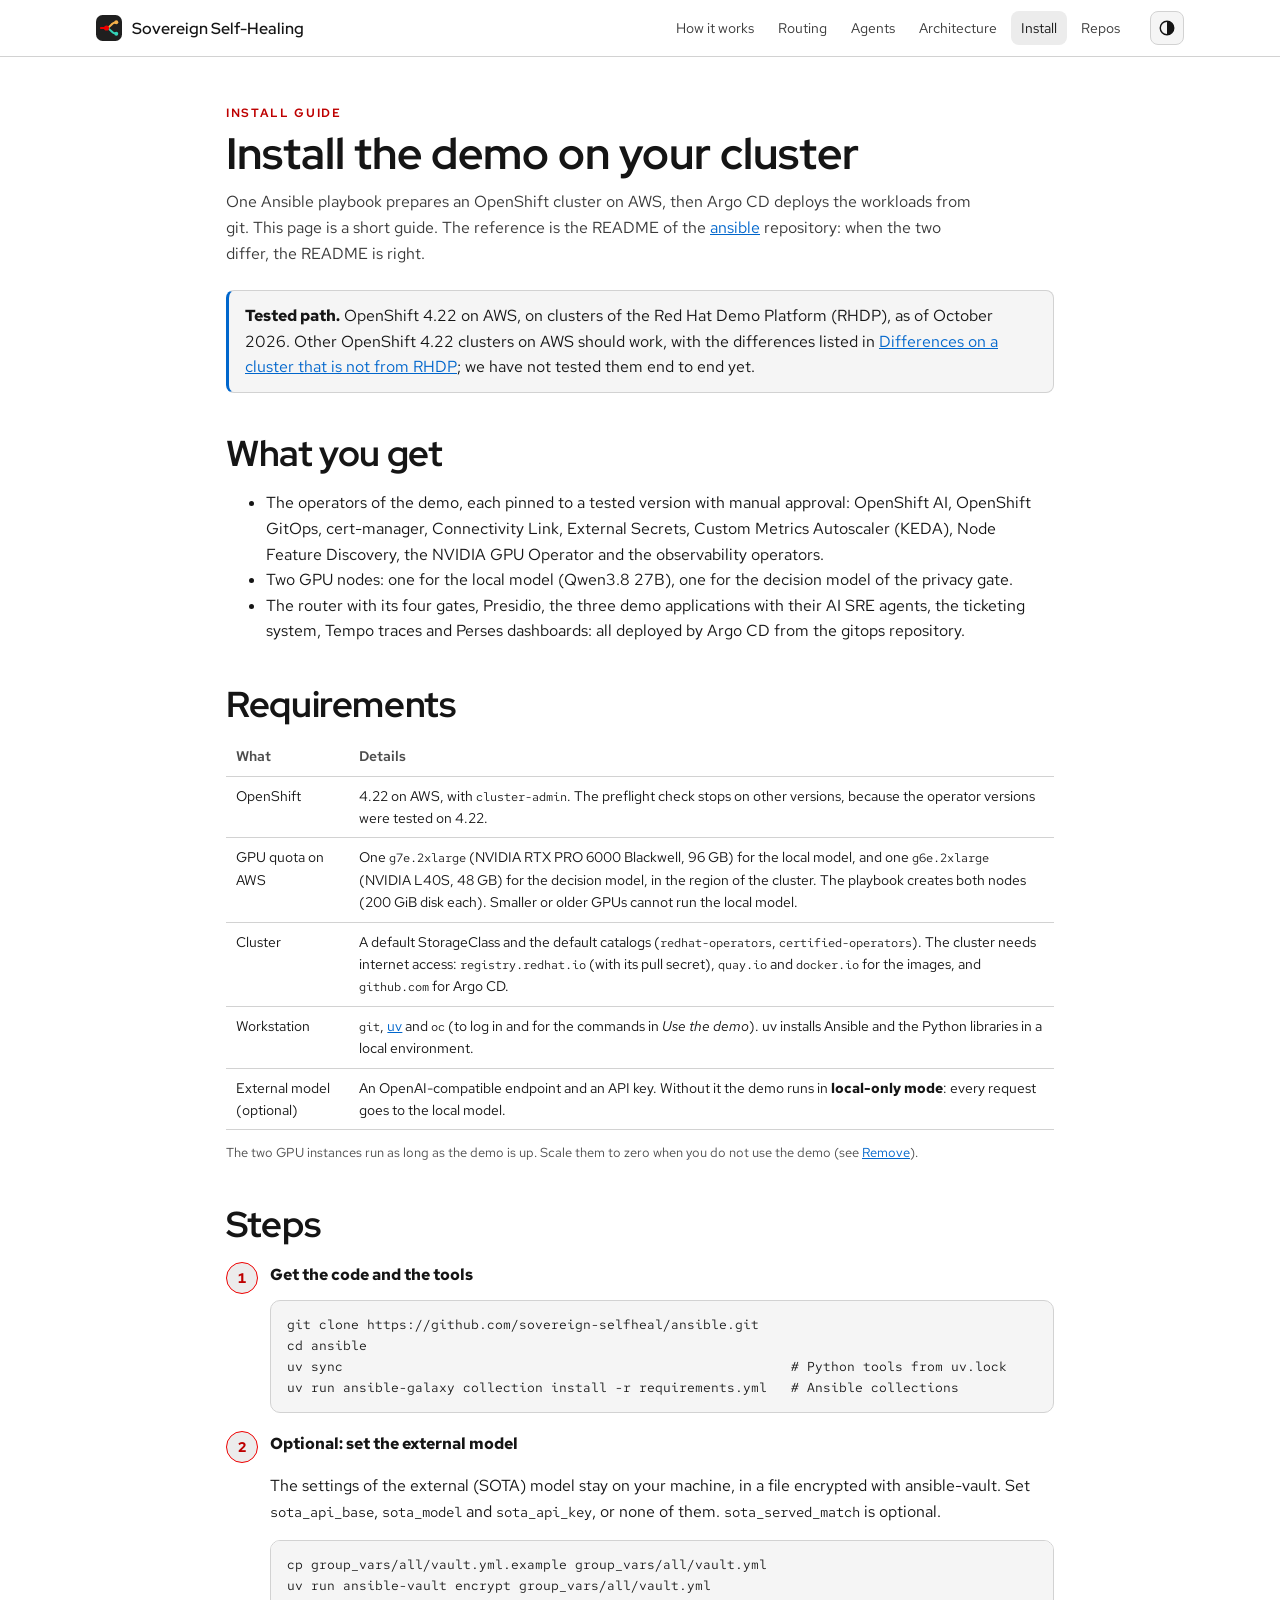
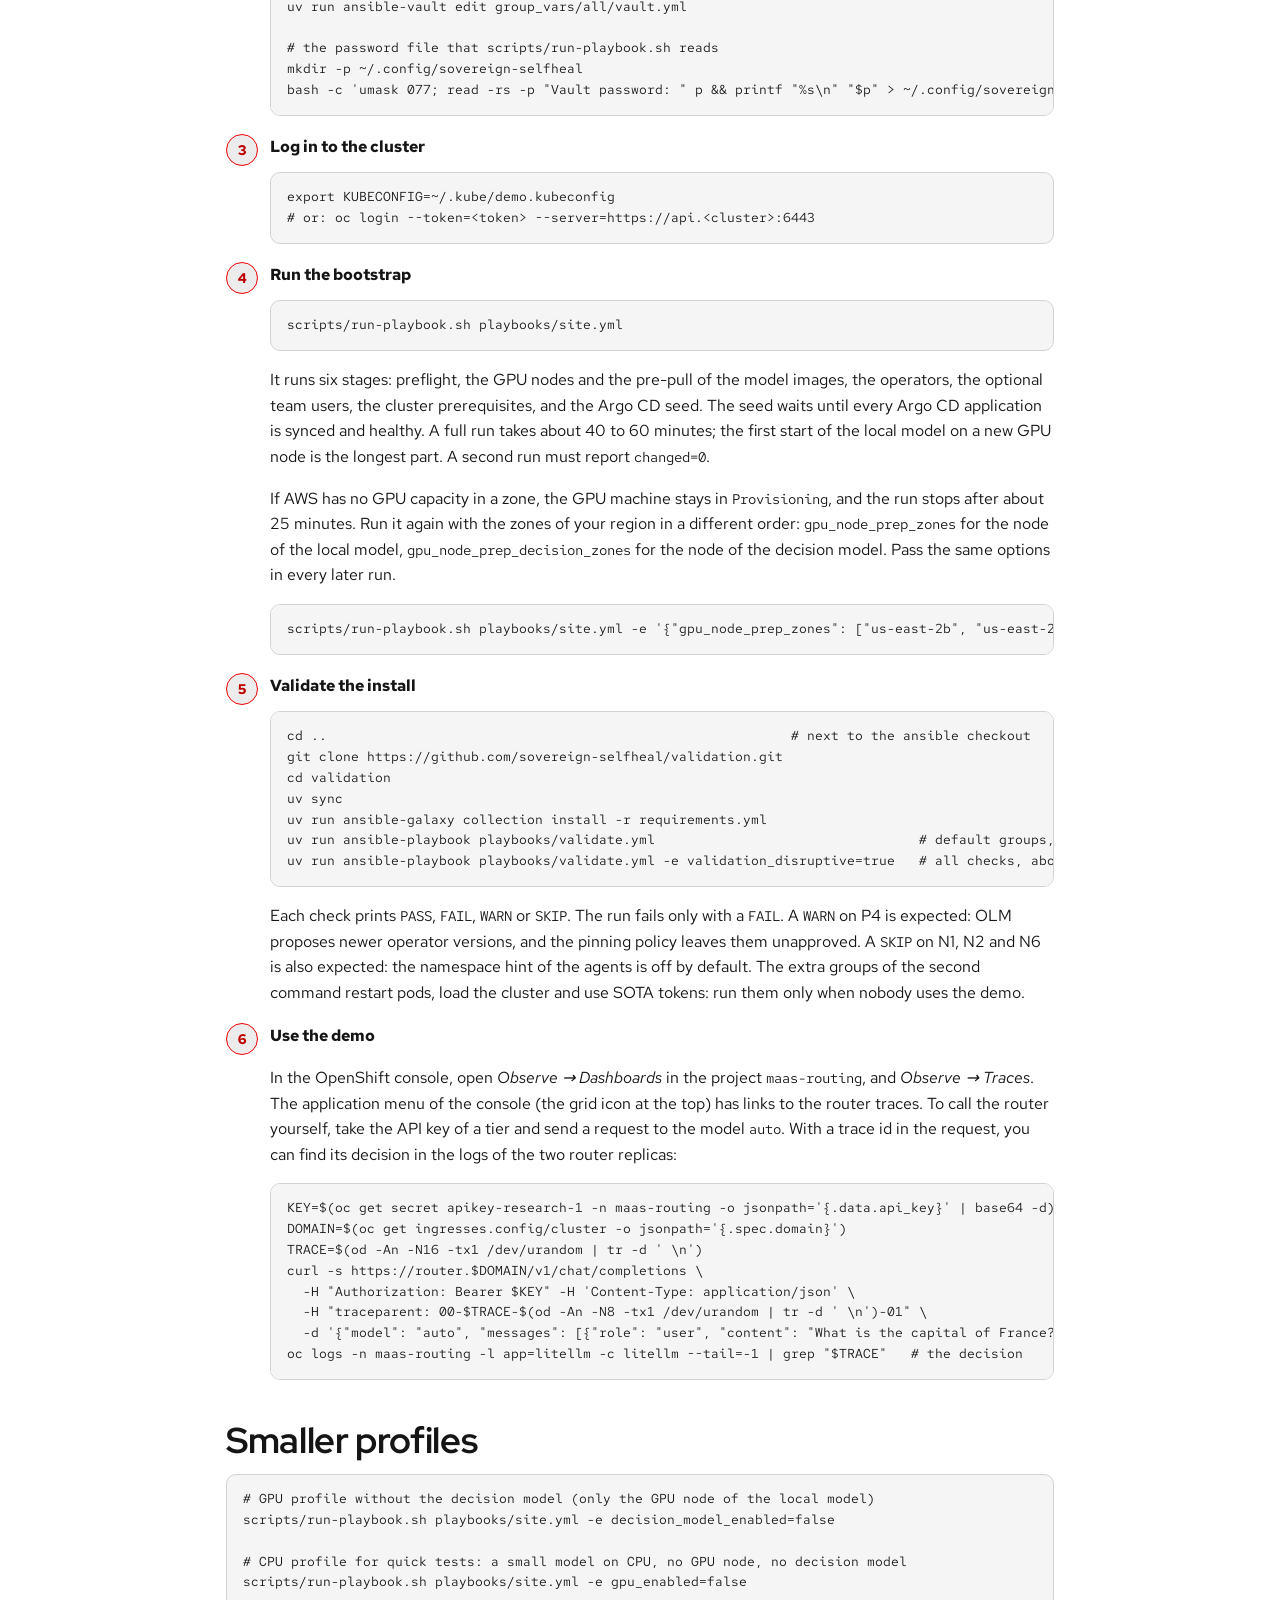
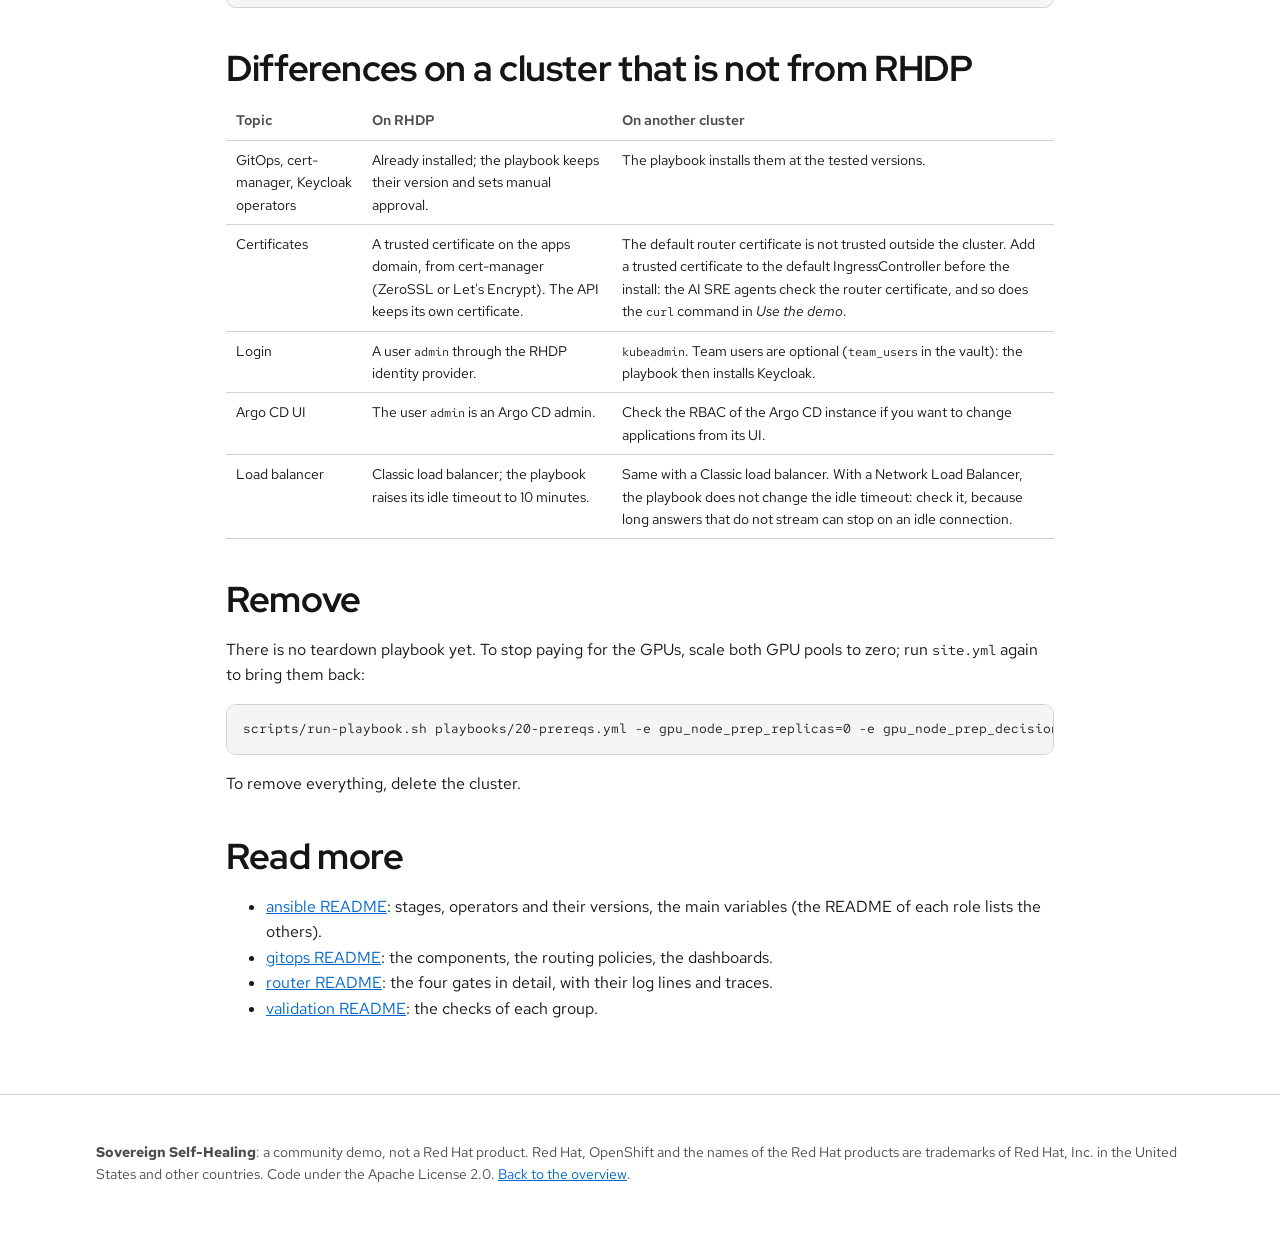
<file: install.html>
<!doctype html>
<html lang="en">
<head>
  <meta charset="utf-8">
  <meta name="viewport" content="width=device-width, initial-scale=1">
  <meta http-equiv="Content-Security-Policy" content="default-src 'self'; script-src 'self'; style-src 'self' 'unsafe-inline'; img-src 'self' data:; connect-src 'none'; font-src 'self'; object-src 'none'; base-uri 'none'; form-action 'none'">
  <title>Install guide · Sovereign Self-Healing</title>
  <meta name="description" content="Install the Sovereign Self-Healing demo on an OpenShift 4.22 cluster on AWS: requirements, steps, validation and the differences outside the Red Hat Demo Platform.">
  <meta name="theme-color" content="#ffffff" media="(prefers-color-scheme: light)">
  <meta name="theme-color" content="#151515" media="(prefers-color-scheme: dark)">
  <link rel="icon" href="favicon.svg" type="image/svg+xml">
  <script src="js/theme.js"></script>
  <link rel="stylesheet" href="css/site.css">
</head>
<body>
<header class="top">
  <div class="wrap">
    <a class="brand" href="index.html" aria-label="Sovereign Self-Healing, home">
      <svg viewBox="0 0 32 32" aria-hidden="true"><rect width="32" height="32" rx="8" fill="#1f1f1f"/><path d="M6 16 H13" stroke="#ee0000" stroke-width="2.4" stroke-linecap="round"/><path d="M13 16 C18 16, 18 9, 25 9" stroke="#f4b04a" stroke-width="2.4" fill="none" stroke-linecap="round"/><path d="M13 16 C18 16, 18 23, 25 23" stroke="#34d3b8" stroke-width="2.4" fill="none" stroke-linecap="round"/><circle cx="13" cy="16" r="3.2" fill="#ee0000"/><circle cx="25" cy="9" r="2.4" fill="#f4b04a"/><circle cx="25" cy="23" r="2.4" fill="#34d3b8"/></svg>
      <span>Sovereign Self-Healing</span>
    </a>
    <nav aria-label="Sections">
      <a href="index.html#story">How it works</a>
      <a href="index.html#routing">Routing</a>
      <a href="index.html#agents">Agents</a>
      <a href="index.html#architecture">Architecture</a>
      <a href="install.html" aria-current="page">Install</a>
      <a href="index.html#repos">Repos</a>
    </nav>
    <button class="theme-toggle" type="button" aria-label="Switch theme"><svg viewBox="0 0 20 20" aria-hidden="true"><circle cx="10" cy="10" r="7.5" fill="none" stroke="currentColor" stroke-width="1.6"/><path d="M10 2.5 A7.5 7.5 0 0 1 10 17.5 Z" fill="currentColor"/></svg></button>
  </div>
</header>

<main class="wrap doc">
  <section style="border-top:0;padding-top:48px">
    <p class="eyebrow">Install guide</p>
    <h1 style="font:700 clamp(30px,5vw,44px)/1.1 var(--font-display);margin:0 0 12px">Install the demo on your cluster</h1>
    <p class="intro">One Ansible playbook prepares an OpenShift cluster on AWS, then Argo CD deploys the workloads from git. This page is a short guide. The reference is the README of the <a href="https://github.com/sovereign-selfheal/ansible">ansible</a> repository: when the two differ, the README is right.</p>
    <div class="note info">
      <b>Tested path.</b> OpenShift 4.22 on AWS, on clusters of the Red Hat Demo Platform (RHDP), as of October 2026. Other OpenShift 4.22 clusters on AWS should work, with the differences listed in <a href="#non-rhdp">Differences on a cluster that is not from RHDP</a>; we have not tested them end to end yet.
    </div>

    <h2 id="what">What you get</h2>
    <ul>
      <li>The operators of the demo, each pinned to a tested version with manual approval: OpenShift AI, OpenShift GitOps, cert-manager, Connectivity Link, External Secrets, Custom Metrics Autoscaler (KEDA), Node Feature Discovery, the NVIDIA GPU Operator and the observability operators.</li>
      <li>Two GPU nodes: one for the local model (Qwen3.8 27B), one for the decision model of the privacy gate.</li>
      <li>The router with its four gates, Presidio, the three demo applications with their AI SRE agents, the ticketing system, Tempo traces and Perses dashboards: all deployed by Argo CD from the gitops repository.</li>
    </ul>

    <h2 id="requirements">Requirements</h2>
    <table>
      <thead><tr><th>What</th><th>Details</th></tr></thead>
      <tbody>
        <tr><td>OpenShift</td><td>4.22 on AWS, with <code>cluster-admin</code>. The preflight check stops on other versions, because the operator versions were tested on 4.22.</td></tr>
        <tr><td>GPU quota on AWS</td><td>One <code>g7e.2xlarge</code> (NVIDIA RTX PRO 6000 Blackwell, 96 GB) for the local model, and one <code>g6e.2xlarge</code> (NVIDIA L40S, 48 GB) for the decision model, in the region of the cluster. The playbook creates both nodes (200 GiB disk each). Smaller or older GPUs cannot run the local model.</td></tr>
        <tr><td>Cluster</td><td>A default StorageClass and the default catalogs (<code>redhat-operators</code>, <code>certified-operators</code>). The cluster needs internet access: <code>registry.redhat.io</code> (with its pull secret), <code>quay.io</code> and <code>docker.io</code> for the images, and <code>github.com</code> for Argo CD.</td></tr>
        <tr><td>Workstation</td><td><code>git</code>, <a href="https://docs.astral.sh/uv/">uv</a> and <code>oc</code> (to log in and for the commands in <i>Use the demo</i>). uv installs Ansible and the Python libraries in a local environment.</td></tr>
        <tr><td>External model (optional)</td><td>An OpenAI-compatible endpoint and an API key. Without it the demo runs in <b>local-only mode</b>: every request goes to the local model.</td></tr>
      </tbody>
    </table>
    <p class="request-meta">The two GPU instances run as long as the demo is up. Scale them to zero when you do not use the demo (see <a href="#remove">Remove</a>).</p>

    <h2 id="steps">Steps</h2>
    <ol class="steps">
      <li>
        <b>Get the code and the tools</b>
<pre>git clone https://github.com/sovereign-selfheal/ansible.git
cd ansible
uv sync                                                        # Python tools from uv.lock
uv run ansible-galaxy collection install -r requirements.yml   # Ansible collections</pre>
      </li>
      <li>
        <b>Optional: set the external model</b>
        <p>The settings of the external (SOTA) model stay on your machine, in a file encrypted with ansible-vault. Set <code>sota_api_base</code>, <code>sota_model</code> and <code>sota_api_key</code>, or none of them. <code>sota_served_match</code> is optional.</p>
<pre>cp group_vars/all/vault.yml.example group_vars/all/vault.yml
uv run ansible-vault encrypt group_vars/all/vault.yml
uv run ansible-vault edit group_vars/all/vault.yml

# the password file that scripts/run-playbook.sh reads
mkdir -p ~/.config/sovereign-selfheal
bash -c 'umask 077; read -rs -p "Vault password: " p &amp;&amp; printf "%s\n" "$p" &gt; ~/.config/sovereign-selfheal/vault-pass'</pre>
      </li>
      <li>
        <b>Log in to the cluster</b>
<pre>export KUBECONFIG=~/.kube/demo.kubeconfig
# or: oc login --token=&lt;token&gt; --server=https://api.&lt;cluster&gt;:6443</pre>
      </li>
      <li>
        <b>Run the bootstrap</b>
<pre>scripts/run-playbook.sh playbooks/site.yml</pre>
        <p>It runs six stages: preflight, the GPU nodes and the pre-pull of the model images, the operators, the optional team users, the cluster prerequisites, and the Argo CD seed. The seed waits until every Argo CD application is synced and healthy. A full run takes about 40 to 60 minutes; the first start of the local model on a new GPU node is the longest part. A second run must report <code>changed=0</code>.</p>
        <p>If AWS has no GPU capacity in a zone, the GPU machine stays in <code>Provisioning</code>, and the run stops after about 25 minutes. Run it again with the zones of your region in a different order: <code>gpu_node_prep_zones</code> for the node of the local model, <code>gpu_node_prep_decision_zones</code> for the node of the decision model. Pass the same options in every later run.</p>
<pre>scripts/run-playbook.sh playbooks/site.yml -e '{"gpu_node_prep_zones": ["us-east-2b", "us-east-2a", "us-east-2c"]}'</pre>
      </li>
      <li>
        <b>Validate the install</b>
<pre>cd ..                                                          # next to the ansible checkout
git clone https://github.com/sovereign-selfheal/validation.git
cd validation
uv sync
uv run ansible-galaxy collection install -r requirements.yml
uv run ansible-playbook playbooks/validate.yml                                 # default groups, no change to the demo
uv run ansible-playbook playbooks/validate.yml -e validation_disruptive=true   # all checks, about 25 min</pre>
        <p>Each check prints <code>PASS</code>, <code>FAIL</code>, <code>WARN</code> or <code>SKIP</code>. The run fails only with a <code>FAIL</code>. A <code>WARN</code> on P4 is expected: OLM proposes newer operator versions, and the pinning policy leaves them unapproved. A <code>SKIP</code> on N1, N2 and N6 is also expected: the namespace hint of the agents is off by default. The extra groups of the second command restart pods, load the cluster and use SOTA tokens: run them only when nobody uses the demo.</p>
      </li>
      <li>
        <b>Use the demo</b>
        <p>In the OpenShift console, open <i>Observe → Dashboards</i> in the project <code>maas-routing</code>, and <i>Observe → Traces</i>. The application menu of the console (the grid icon at the top) has links to the router traces. To call the router yourself, take the API key of a tier and send a request to the model <code>auto</code>. With a trace id in the request, you can find its decision in the logs of the two router replicas:</p>
<pre>KEY=$(oc get secret apikey-research-1 -n maas-routing -o jsonpath='{.data.api_key}' | base64 -d)
DOMAIN=$(oc get ingresses.config/cluster -o jsonpath='{.spec.domain}')
TRACE=$(od -An -N16 -tx1 /dev/urandom | tr -d ' \n')
curl -s https://router.$DOMAIN/v1/chat/completions \
  -H "Authorization: Bearer $KEY" -H 'Content-Type: application/json' \
  -H "traceparent: 00-$TRACE-$(od -An -N8 -tx1 /dev/urandom | tr -d ' \n')-01" \
  -d '{"model": "auto", "messages": [{"role": "user", "content": "What is the capital of France?"}]}'
oc logs -n maas-routing -l app=litellm -c litellm --tail=-1 | grep "$TRACE"   # the decision</pre>
      </li>
    </ol>

    <h2 id="profiles">Smaller profiles</h2>
<pre># GPU profile without the decision model (only the GPU node of the local model)
scripts/run-playbook.sh playbooks/site.yml -e decision_model_enabled=false

# CPU profile for quick tests: a small model on CPU, no GPU node, no decision model
scripts/run-playbook.sh playbooks/site.yml -e gpu_enabled=false</pre>

    <h2 id="non-rhdp">Differences on a cluster that is not from RHDP</h2>
    <table>
      <thead><tr><th>Topic</th><th>On RHDP</th><th>On another cluster</th></tr></thead>
      <tbody>
        <tr><td>GitOps, cert-manager, Keycloak operators</td><td>Already installed; the playbook keeps their version and sets manual approval.</td><td>The playbook installs them at the tested versions.</td></tr>
        <tr><td>Certificates</td><td>A trusted certificate on the apps domain, from cert-manager (ZeroSSL or Let's Encrypt). The API keeps its own certificate.</td><td>The default router certificate is not trusted outside the cluster. Add a trusted certificate to the default IngressController before the install: the AI SRE agents check the router certificate, and so does the <code>curl</code> command in <i>Use the demo</i>.</td></tr>
        <tr><td>Login</td><td>A user <code>admin</code> through the RHDP identity provider.</td><td><code>kubeadmin</code>. Team users are optional (<code>team_users</code> in the vault): the playbook then installs Keycloak.</td></tr>
        <tr><td>Argo CD UI</td><td>The user <code>admin</code> is an Argo CD admin.</td><td>Check the RBAC of the Argo CD instance if you want to change applications from its UI.</td></tr>
        <tr><td>Load balancer</td><td>Classic load balancer; the playbook raises its idle timeout to 10 minutes.</td><td>Same with a Classic load balancer. With a Network Load Balancer, the playbook does not change the idle timeout: check it, because long answers that do not stream can stop on an idle connection.</td></tr>
      </tbody>
    </table>

    <h2 id="remove">Remove</h2>
    <p>There is no teardown playbook yet. To stop paying for the GPUs, scale both GPU pools to zero; run <code>site.yml</code> again to bring them back:</p>
<pre>scripts/run-playbook.sh playbooks/20-prereqs.yml -e gpu_node_prep_replicas=0 -e gpu_node_prep_decision_replicas=0</pre>
    <p>To remove everything, delete the cluster.</p>

    <h2 id="more">Read more</h2>
    <ul>
      <li><a href="https://github.com/sovereign-selfheal/ansible#readme">ansible README</a>: stages, operators and their versions, the main variables (the README of each role lists the others).</li>
      <li><a href="https://github.com/sovereign-selfheal/gitops#readme">gitops README</a>: the components, the routing policies, the dashboards.</li>
      <li><a href="https://github.com/sovereign-selfheal/router#readme">router README</a>: the four gates in detail, with their log lines and traces.</li>
      <li><a href="https://github.com/sovereign-selfheal/validation#readme">validation README</a>: the checks of each group.</li>
    </ul>
  </section>
</main>

<footer>
  <div class="wrap">
    <p><b>Sovereign Self-Healing</b>: a community demo, not a Red Hat product. Red Hat, OpenShift and the names of the Red Hat products are trademarks of Red Hat, Inc. in the United States and other countries. Code under the Apache License 2.0. <a href="index.html">Back to the overview</a>.</p>
  </div>
</footer>
<script src="js/common.js"></script>
</body>
</html>
</file>
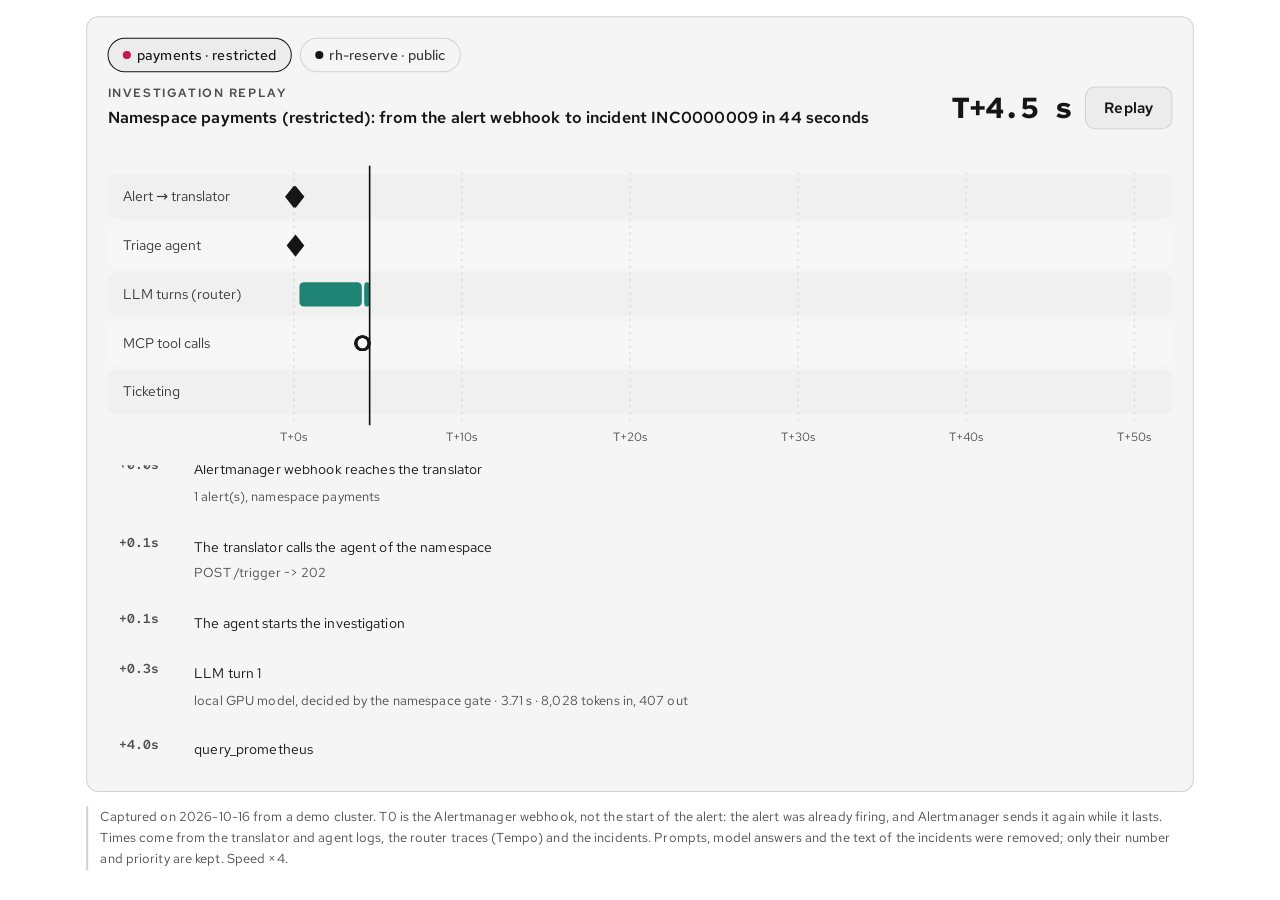
<file: talks/linux-day-milano-2026/live-replay.html>
<!doctype html>
<html lang="en" data-theme="light">
<head>
<meta charset="utf-8">
<meta name="viewport" content="width=device-width, initial-scale=1">
<meta http-equiv="Content-Security-Policy" content="default-src 'self'; script-src 'self'; style-src 'self' 'unsafe-inline'; img-src 'self' data:; connect-src 'none'; font-src 'self'; object-src 'none'; base-uri 'none'; form-action 'none'">
<title>Investigation replay · a live slide of the Linux Day Milano 2026 talk</title>
<link rel="icon" href="../../favicon.svg" type="image/svg+xml">
<link rel="stylesheet" href="../../css/site.css">
<link rel="stylesheet" href="live.css">
</head>
<body>
<!-- The markup of the replay in ../../index.html (section "agents"), without the text around it. -->
<main class="fit" id="agents">
  <div class="card" id="replay">
    <div class="chips" id="replay-pick" role="group" aria-label="Choose an investigation" style="margin-bottom:12px"></div>
    <div class="replay-head">
      <div>
        <p class="panel-title" style="margin:0">Investigation replay</p>
        <p id="replay-title" style="margin:4px 0 0;font-weight:600"></p>
      </div>
      <div style="display:flex;gap:12px;align-items:center">
        <span class="clock" id="replay-clock" aria-live="off">T+0.0 s</span>
        <button class="btn" id="replay-play" type="button">Play</button>
      </div>
    </div>
    <div class="lanes" id="replay-lanes" style="margin-top:12px"></div>
    <div class="replay-grid">
      <ol class="events" id="replay-events" aria-label="Events of the investigation"></ol>
    </div>
  </div>
  <p class="datacard" id="replay-meta"></p>
</main>
<script src="../../js/common.js"></script>
<script src="../../data/investigation.js"></script>
<script src="../../js/replay.js"></script>
<script src="live.js"></script>
</body>
</html>
</file>
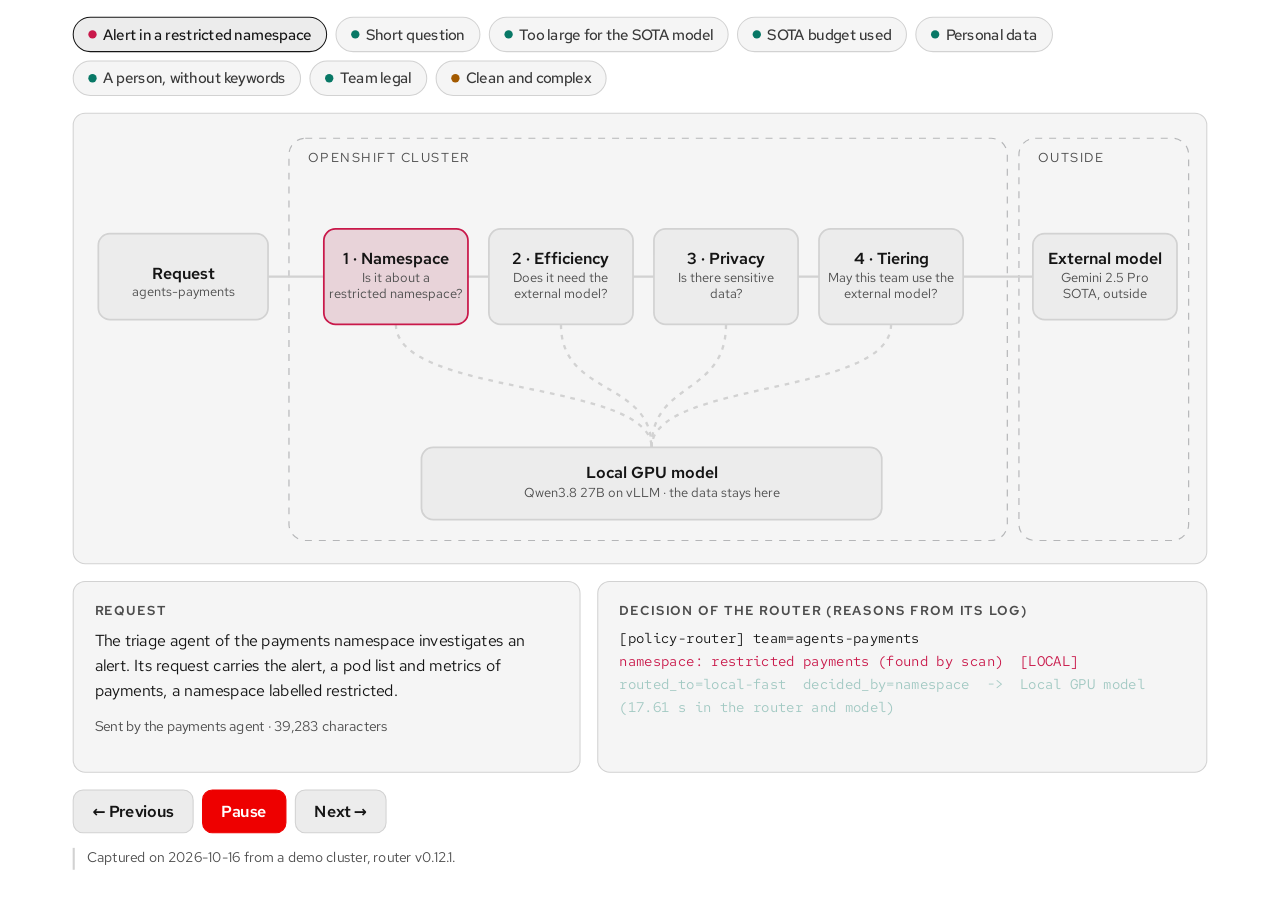
<file: talks/linux-day-milano-2026/live-simulator.html>
<!doctype html>
<html lang="en" data-theme="light">
<head>
<meta charset="utf-8">
<meta name="viewport" content="width=device-width, initial-scale=1">
<meta http-equiv="Content-Security-Policy" content="default-src 'self'; script-src 'self'; style-src 'self' 'unsafe-inline'; img-src 'self' data:; connect-src 'none'; font-src 'self'; object-src 'none'; base-uri 'none'; form-action 'none'">
<title>Router simulator · a live slide of the Linux Day Milano 2026 talk</title>
<link rel="icon" href="../../favicon.svg" type="image/svg+xml">
<link rel="stylesheet" href="../../css/site.css">
<link rel="stylesheet" href="live.css">
</head>
<body>
<!-- The markup of the simulator in ../../index.html (section "routing"), without the text around it. -->
<main class="fit" id="routing">
  <div class="sim" id="sim">
    <div class="chips" role="group" aria-label="Example requests"></div>
    <div class="stage" aria-describedby="sim-meta"></div>
    <div class="sim-panels">
      <div class="card" id="sim-request"></div>
      <div class="card" id="sim-log"></div>
    </div>
    <div class="controls">
      <button class="btn" id="sim-prev" type="button" aria-label="Previous example">&#8592; Previous</button>
      <button class="btn primary" id="sim-play" type="button" aria-pressed="true">Pause</button>
      <button class="btn" id="sim-next" type="button" aria-label="Next example">Next &#8594;</button>
    </div>
  </div>
  <p class="datacard" id="sim-meta"></p>
</main>
<script src="../../js/common.js"></script>
<script src="../../data/scenarios.js"></script>
<script src="../../js/simulator.js"></script>
<script src="live.js"></script>
</body>
</html>
</file>
<file: css/site.css>
/* Sovereign Self-Healing site. Two themes: dark and light, chosen by the system or by the button. */
/* Self-hosted fonts (Red Hat Display, Text and Mono, SIL Open Font License 1.1, see fonts/OFL.txt). */
@font-face { font-family: "Red Hat Display"; src: url("../fonts/RedHatDisplay-VF.woff2") format("woff2"); font-weight: 300 900; font-style: normal; font-display: swap; }
@font-face { font-family: "Red Hat Text"; src: url("../fonts/RedHatText-VF.woff2") format("woff2"); font-weight: 300 700; font-style: normal; font-display: swap; }
@font-face { font-family: "Red Hat Text"; src: url("../fonts/RedHatText-Italic-VF.woff2") format("woff2"); font-weight: 300 700; font-style: italic; font-display: swap; }
@font-face { font-family: "Red Hat Mono"; src: url("../fonts/RedHatMono-VF.woff2") format("woff2"); font-weight: 300 700; font-style: normal; font-display: swap; }

/* Black, white and red for the page. Inside the widgets the colors carry meaning, as on the live page
   and the dashboards of the demo: teal = LOCAL, amber = SOTA, rose = restricted namespace; the red of
   the page is never used there. Dark theme first; the light theme follows the system setting
   (prefers-color-scheme) unless the visitor chose a theme with the button (data-theme on <html>). */
:root {
  color-scheme: dark;
  --bg: #151515;
  --panel: #1f1f1f;
  --panel-2: #292929;
  --line: #383838;
  --wire: #707070;
  --text: #ffffff;
  --muted: #a3a3a3;
  --normal: #c7c7c7;
  --accent: #ee0000;        /* page accent: main button, title, step numbers */
  --accent-hover: #be0000;
  --accent-text: #f56e6e;   /* red for small text (contrast 6.4:1 on the dark background) */
  --on-accent: #ffffff;
  --link: #92c5f9;
  --link-hover: #b9dafc;
  --neutral: #e0e0e0;       /* highlight inside the widgets */
  --local: #34d3b8;
  --sota: #f4b04a;
  --restricted: #ff6670;
  --header-bg: rgba(21, 21, 21, 0.92);
  --gate-local-fill: #2a3a37;       /* opaque mixes of panel-2 and the state color */
  --gate-restricted-fill: #3e2f30;
  --dest-local-fill: #2b413d;
  --dest-sota-fill: #463c2e;
  --node-hover-fill: #333333;
  --zone-fill: rgba(41, 41, 41, 0.35);
  --track: rgba(56, 56, 56, 0.45);
  --row-line: rgba(56, 56, 56, 0.6);
  --lane-a: #242424;
  --lane-b: #1f1f1f;
  --radius: 12px;
  --font-display: "Red Hat Display", system-ui, -apple-system, "Segoe UI", Helvetica, Arial, sans-serif;
  --font-text: "Red Hat Text", system-ui, -apple-system, "Segoe UI", Helvetica, Arial, sans-serif;
  --font-mono: "Red Hat Mono", ui-monospace, SFMono-Regular, Menlo, Consolas, monospace;
}

/* Light theme: white page, black text, red accent; state colors darker for contrast on white
   (LOCAL 5.4:1, SOTA 5.2:1, restricted 5.6:1). */
@media (prefers-color-scheme: light) {
  :root:not([data-theme="dark"]) {
    color-scheme: light;
    --bg: #ffffff;
    --panel: #f5f5f5;
    --panel-2: #ececec;
    --line: #d2d2d2;
    --wire: #8a8d90;
    --text: #151515;
    --muted: #4d4d4d;
    --normal: #383838;
    --accent-text: #be0000;
    --link: #0066cc;
    --link-hover: #004d99;
    --neutral: #151515;
    --local: #087866;
    --sota: #a35a00;
    --restricted: #c9184a;
    --header-bg: rgba(255, 255, 255, 0.92);
    --gate-local-fill: #d1dedc;
    --gate-restricted-fill: #e8d3d9;
    --dest-local-fill: #c8d9d6;
    --dest-sota-fill: #e0d5c6;
    --node-hover-fill: #e0e0e0;
    --zone-fill: rgba(0, 0, 0, 0.03);
    --track: rgba(0, 0, 0, 0.08);
    --row-line: rgba(0, 0, 0, 0.08);
    --lane-a: #f0f0f0;
    --lane-b: #f7f7f7;
  }
}
:root[data-theme="light"] {
  color-scheme: light;
  --bg: #ffffff;
  --panel: #f5f5f5;
  --panel-2: #ececec;
  --line: #d2d2d2;
  --wire: #8a8d90;
  --text: #151515;
  --muted: #4d4d4d;
  --normal: #383838;
  --accent-text: #be0000;
  --link: #0066cc;
  --link-hover: #004d99;
  --neutral: #151515;
  --local: #087866;
  --sota: #a35a00;
  --restricted: #c9184a;
  --header-bg: rgba(255, 255, 255, 0.92);
  --gate-local-fill: #d1dedc;
  --gate-restricted-fill: #e8d3d9;
  --dest-local-fill: #c8d9d6;
  --dest-sota-fill: #e0d5c6;
  --node-hover-fill: #e0e0e0;
  --zone-fill: rgba(0, 0, 0, 0.03);
  --track: rgba(0, 0, 0, 0.08);
  --row-line: rgba(0, 0, 0, 0.08);
  --lane-a: #f0f0f0;
  --lane-b: #f7f7f7;
}

* { box-sizing: border-box; }
html { scroll-behavior: smooth; scroll-padding-top: 72px; }
body {
  margin: 0;
  background: var(--bg);
  color: var(--text);
  font: 16px/1.6 var(--font-text);
  -webkit-text-size-adjust: 100%;
}
img, svg { max-width: 100%; }
a { color: var(--link); }
a:hover { color: var(--link-hover); }
code, pre, .mono { font-family: var(--font-mono); font-size: 0.88em; }
:focus-visible { outline: 2px solid var(--link); outline-offset: 2px; border-radius: 4px; }

.wrap { max-width: 1120px; margin: 0 auto; padding: 0 16px; }

/* Header */
.top {
  position: sticky; top: 0; z-index: 10;
  background: var(--header-bg);
  backdrop-filter: blur(8px);
  border-bottom: 1px solid var(--line);
}
.top .wrap { display: flex; align-items: center; gap: 16px; height: 56px; }
.brand { display: flex; align-items: center; gap: 10px; color: var(--text); text-decoration: none; font: 600 16px var(--font-display); white-space: nowrap; }
.brand svg { width: 26px; height: 26px; flex: none; }
.top nav { display: flex; gap: 4px; overflow-x: auto; scrollbar-width: none; margin-left: auto; }
.top nav::-webkit-scrollbar { display: none; }
.top nav a { color: var(--normal); text-decoration: none; font-size: 14px; padding: 6px 10px; border-radius: 8px; white-space: nowrap; }
.top nav a:hover, .top nav a[aria-current="page"] { color: var(--text); background: var(--panel-2); }

/* Hero */
.hero { padding: 72px 0 40px; position: relative; overflow: hidden; }
.hero h1 { font: 700 clamp(34px, 6vw, 60px)/1.08 var(--font-display); margin: 0 0 12px; letter-spacing: -0.02em; }
.hero h1 .accent { color: var(--accent); }
.hero .sub { font: 500 clamp(18px, 2.4vw, 22px)/1.4 var(--font-display); color: var(--normal); margin: 0 0 20px; }
.hero .lead { max-width: 680px; color: var(--text); font-size: 17px; }
.hero-grid { display: grid; grid-template-columns: minmax(0, 1.1fr) minmax(0, 1fr); gap: 32px; align-items: center; }
.hero-art { width: 100%; height: auto; }
.cta { display: flex; flex-wrap: wrap; gap: 12px; margin-top: 24px; }
.btn {
  display: inline-flex; align-items: center; gap: 8px; padding: 10px 18px; border-radius: 10px;
  border: 1px solid var(--line); background: var(--panel-2); color: var(--text); text-decoration: none;
  font: 600 15px var(--font-text); cursor: pointer;
}
.btn:hover { border-color: var(--accent); color: var(--text); }
.btn.primary { background: var(--accent); border-color: var(--accent); color: var(--on-accent); }
.btn.primary:hover { background: var(--accent-hover); border-color: var(--accent-hover); color: var(--on-accent); }
.stats { display: grid; grid-template-columns: repeat(3, minmax(0, 1fr)); gap: 12px; margin-top: 36px; }
.stat { background: var(--panel); border: 1px solid var(--line); border-radius: var(--radius); padding: 14px 16px; }
.stat b { display: block; font: 700 28px/1.1 var(--font-display); }
.stat span { color: var(--muted); font-size: 14px; }
.stat.local b { color: var(--local); }
.stat.sota b { color: var(--sota); }
.stat.accent b { color: var(--accent-text); }

/* Sections */
section { padding: 56px 0; border-top: 1px solid var(--line); }
.eyebrow { font: 600 12px var(--font-text); letter-spacing: 0.14em; text-transform: uppercase; color: var(--accent-text); margin: 0 0 8px; }
h2 { font: 700 clamp(26px, 3.6vw, 36px)/1.15 var(--font-display); margin: 0 0 12px; letter-spacing: -0.01em; }
h3 { font: 600 20px/1.3 var(--font-display); margin: 28px 0 8px; }
.intro { color: var(--normal); max-width: 760px; margin: 0 0 24px; }
.card { background: var(--panel); border: 1px solid var(--line); border-radius: var(--radius); padding: 20px; }
.cols-3 { display: grid; grid-template-columns: repeat(3, minmax(0, 1fr)); gap: 16px; }
.cols-2 { display: grid; grid-template-columns: repeat(2, minmax(0, 1fr)); gap: 16px; }
.story .card h3 { margin-top: 0; }
.story .num { font: 700 13px var(--font-mono); color: var(--accent-text); }

.tag { display: inline-block; font: 600 11px var(--font-mono); letter-spacing: 0.04em; padding: 2px 8px; border-radius: 999px; border: 1px solid currentColor; }
.tag.local { color: var(--local); }
.tag.sota { color: var(--sota); }
.tag.restricted { color: var(--restricted); }
.tag.preview { color: var(--sota); }
.tag.muted { color: var(--muted); }

/* Data card under each widget */
.datacard { margin-top: 14px; color: var(--muted); font-size: 13px; border-left: 2px solid var(--line); padding-left: 12px; }
.datacard b { color: var(--normal); font-weight: 600; }

/* Simulator */
.sim { display: grid; gap: 16px; }
.chips { display: flex; flex-wrap: wrap; gap: 8px; }
.chip {
  border: 1px solid var(--line); background: var(--panel); color: var(--normal); border-radius: 999px;
  padding: 7px 14px; font: 500 14px var(--font-text); cursor: pointer;
}
.chip:hover { border-color: var(--wire); color: var(--text); }
.chip[aria-pressed="true"] { border-color: var(--neutral); color: var(--text); background: var(--panel-2); }
.chip .dot { display: inline-block; width: 8px; height: 8px; border-radius: 50%; margin-right: 6px; vertical-align: 1px; }
.stage { background: var(--panel); border: 1px solid var(--line); border-radius: var(--radius); padding: 8px; }
.stage svg { display: block; width: 100%; height: auto; }
.stage text { font-family: var(--font-text); }
.sim-panels { display: grid; grid-template-columns: minmax(0, 1fr) minmax(0, 1.2fr); gap: 16px; }
.panel-title { font: 600 12px var(--font-text); letter-spacing: 0.12em; text-transform: uppercase; color: var(--muted); margin: 0 0 8px; }
.request-text { font-size: 15px; margin: 0 0 8px; overflow-wrap: anywhere; }
.request-meta { color: var(--muted); font-size: 13px; }
.log { margin: 0; font: 13px/1.7 var(--font-mono); white-space: pre-wrap; overflow-wrap: anywhere; color: var(--muted); }
.log .ln { display: block; opacity: 0.35; transition: opacity 0.3s, color 0.3s; }
.log .ln.on { opacity: 1; color: var(--text); }
.log .ln.local { color: var(--local); }
.log .ln.restricted { color: var(--restricted); }
.log .ln.sota { color: var(--sota); }
.log .head { color: var(--neutral); opacity: 1; }
.controls { display: flex; flex-wrap: wrap; gap: 8px; align-items: center; }
.controls .hint { color: var(--muted); font-size: 13px; margin-left: auto; }

/* Gates inside the SVG */
.gate rect { fill: var(--panel-2); stroke: var(--line); stroke-width: 1.5; transition: stroke 0.25s, fill 0.25s; }
.gate .title { fill: var(--text); font-weight: 600; font-size: 14px; }
.gate .q { fill: var(--muted); font-size: 11px; }
.dest .title { fill: var(--text); font-weight: 600; font-size: 14px; }
.dest .q { fill: var(--muted); font-size: 11px; }
.gate.pass rect { stroke: var(--neutral); }
.gate.local rect { stroke: var(--local); fill: var(--gate-local-fill); }
.gate.restricted rect { stroke: var(--restricted); fill: var(--gate-restricted-fill); }
.dest rect { fill: var(--panel-2); stroke: var(--line); stroke-width: 1.5; transition: stroke 0.25s, fill 0.25s; }
.dest.local.hit rect { stroke: var(--local); fill: var(--dest-local-fill); }
.dest.sota.hit rect { stroke: var(--sota); fill: var(--dest-sota-fill); }
.wire { fill: none; stroke: var(--line); stroke-width: 2; }
.wire.drop { stroke-dasharray: 4 5; }
.zone { fill: none; stroke: var(--wire); stroke-dasharray: 6 6; stroke-width: 1; opacity: 0.6; }
.zone-label { fill: var(--muted); font-size: 11px; letter-spacing: 0.12em; }

/* Replay */
.replay-head { display: flex; flex-wrap: wrap; gap: 12px; align-items: center; justify-content: space-between; }
.clock { font: 700 28px var(--font-mono); color: var(--neutral); }
.lanes svg { display: block; width: 100%; height: auto; }
.lanes text { font-family: var(--font-text); }
.events { position: relative; list-style: none; margin: 0; padding: 0; display: grid; gap: 6px; max-height: 420px; overflow: auto; }
.events li {
  display: grid; grid-template-columns: 64px minmax(0, 1fr); gap: 10px; padding: 8px 10px;
  border-radius: 8px; border: 1px solid transparent; opacity: 0.38; transition: opacity 0.3s, border-color 0.3s;
}
.events li.on { opacity: 1; }
.events li.now { border-color: var(--neutral); background: var(--panel-2); }
.events .t { font: 600 13px var(--font-mono); color: var(--muted); }
.events .what { font-size: 14px; }
.events .detail { color: var(--muted); font-size: 13px; overflow-wrap: anywhere; }
.replay-grid { display: grid; grid-template-columns: minmax(0, 1.4fr) minmax(0, 1fr); gap: 16px; margin-top: 16px; }

/* Waterfall */
.tabs { display: flex; flex-wrap: wrap; gap: 8px; margin-bottom: 12px; }
.wf { width: 100%; border-collapse: collapse; font-size: 13px; }
.wf th { text-align: left; color: var(--muted); font-weight: 600; padding: 6px 8px; border-bottom: 1px solid var(--line); }
.wf td { padding: 5px 8px; border-bottom: 1px solid var(--row-line); vertical-align: middle; }
.wf tr.span { cursor: pointer; }
.wf tr.span:hover td, .wf tr.span.sel td { background: var(--panel-2); }
.wf .name { font-family: var(--font-mono); white-space: nowrap; }
.wf .bar-cell { width: 55%; }
.wf .track { position: relative; height: 14px; background: var(--track); border-radius: 3px; }
.wf .bar { position: absolute; top: 0; height: 100%; border-radius: 3px; min-width: 2px; background: var(--wire); transform-origin: left; transition: transform 0.6s ease-out; }
.wf .bar.chain { background: var(--neutral); }
.wf .bar.local { background: var(--local); }
.wf .bar.sota { background: var(--sota); }
.wf .bar.restricted { background: var(--restricted); }
.wf .dur { font-family: var(--font-mono); color: var(--muted); text-align: right; white-space: nowrap; }
.attrs { margin-top: 12px; }
.attrs dl { display: grid; grid-template-columns: max-content minmax(0, 1fr); gap: 4px 14px; margin: 0; font-size: 13px; }
.attrs dt { font-family: var(--font-mono); color: var(--muted); }
.attrs dd { margin: 0; font-family: var(--font-mono); overflow-wrap: anywhere; }

/* Architecture map */
.map svg { display: block; width: 100%; height: auto; }
.map text { font-family: var(--font-text); }
.node rect { fill: var(--panel-2); stroke: var(--line); stroke-width: 1.5; transition: stroke 0.2s, fill 0.2s; }
.node text { fill: var(--text); font-size: 12.5px; font-weight: 600; pointer-events: none; }
.node .sub { fill: var(--muted); font-size: 10.5px; font-weight: 400; }
.node { cursor: pointer; }
.node:hover rect, .node:focus rect, .node.sel rect { stroke: var(--neutral); fill: var(--node-hover-fill); }
.node.external rect { stroke-dasharray: 5 4; }
.node.preview rect { stroke-dasharray: 2 3; }
.edge { fill: none; stroke: var(--wire); stroke-width: 1.5; opacity: 0.55; }
.edge.hot { stroke: var(--neutral); opacity: 1; }
.map-zone { fill: var(--zone-fill); stroke: var(--line); }
.map-zone-label { fill: var(--muted); font-size: 11px; letter-spacing: 0.12em; }
.map-grid { display: grid; grid-template-columns: minmax(0, 1fr) 300px; gap: 16px; align-items: start; }
.map-info h3 { margin-top: 0; }
.map-list { display: none; }

/* Gallery */
.gallery { display: grid; grid-template-columns: repeat(2, minmax(0, 1fr)); gap: 16px; align-items: start; }
.gallery.one { grid-template-columns: minmax(0, 1fr); }
.datacard + .gallery, .map + .gallery { margin-top: 20px; }
.gallery a { display: block; }
.gallery a:focus-visible { outline: 2px solid var(--accent); outline-offset: -2px; }
.gallery figure { margin: 0; background: var(--panel); border: 1px solid var(--line); border-radius: var(--radius); overflow: hidden; }
.gallery img { display: block; width: 100%; height: auto; border-bottom: 1px solid var(--line); }
.gallery figcaption { padding: 10px 14px; color: var(--normal); font-size: 14px; }

/* Repos */
.repos { display: grid; grid-template-columns: repeat(3, minmax(0, 1fr)); gap: 12px; }
.repo { display: block; background: var(--panel); border: 1px solid var(--line); border-radius: var(--radius); padding: 14px 16px; color: var(--text); text-decoration: none; }
.repo:hover { border-color: var(--accent); color: var(--text); }
.repo b { font-family: var(--font-mono); font-size: 14px; }
.repo span { display: block; color: var(--muted); font-size: 13px; margin-top: 4px; }

/* Install page */
.doc { max-width: 860px; }
.doc h2 { margin-top: 40px; }
.doc pre { background: var(--panel); border: 1px solid var(--line); border-radius: 10px; padding: 14px 16px; overflow-x: auto; font-size: 13px; line-height: 1.6; }
.doc table { width: 100%; border-collapse: collapse; font-size: 14px; margin: 12px 0; display: block; overflow-x: auto; }
.doc th, .doc td { text-align: left; padding: 8px 10px; border-bottom: 1px solid var(--line); vertical-align: top; }
.doc th { color: var(--muted); font-weight: 600; }
.note { border: 1px solid var(--line); border-left: 3px solid var(--sota); background: var(--panel); border-radius: 8px; padding: 12px 16px; margin: 16px 0; }
.note.info { border-left-color: var(--link); }
.steps { counter-reset: step; list-style: none; padding: 0; }
.steps > li { counter-increment: step; position: relative; padding-left: 44px; margin-bottom: 18px; }
.steps > li::before {
  content: counter(step); position: absolute; left: 0; top: 0; width: 30px; height: 30px; border-radius: 50%;
  display: grid; place-items: center; background: var(--panel-2); border: 1px solid var(--accent); color: var(--accent-text); font: 700 14px var(--font-mono);
}

/* SVG parts colored by the theme (no colors in SVG attributes). */
.svg-sub { fill: var(--muted); font-size: 11px; }
.lane-bg.a { fill: var(--lane-a); }
.lane-bg.b { fill: var(--lane-b); }
.lane-label { fill: var(--normal); font-size: 13px; }
.tick-line { stroke: var(--line); stroke-dasharray: 2 4; }
.tick-text { fill: var(--muted); font-size: 11px; }
.mark-llm.local { fill: var(--local); }
.mark-llm.sota { fill: var(--sota); }
.mark-tool, .mark-event { fill: var(--neutral); }
.mark-tool.failed { fill: none; stroke: var(--neutral); stroke-width: 2; }
.mark-incident { fill: var(--sota); }
.playhead { stroke: var(--text); stroke-width: 1.5; }
.pkt-start { fill: var(--neutral); }
.pkt-local { fill: var(--local); }
.pkt-sota { fill: var(--sota); }
.pkt-restricted { fill: var(--restricted); }
.hero-box { fill: var(--panel); stroke: var(--line); }
.hero-wire { stroke: var(--line); stroke-width: 2; fill: none; }
.hero-title { fill: var(--text); font-weight: 600; font-size: 14px; }
.hero-strong { fill: var(--text); font-weight: 700; font-size: 15px; }
.hero-sub { fill: var(--muted); font-size: 11px; }
.hero-local rect { fill: var(--panel); stroke: var(--local); }
.hero-local .hero-name { fill: var(--local); font-weight: 700; font-size: 13px; }
.hero-sota rect { fill: var(--panel); stroke: var(--sota); stroke-dasharray: 5 4; }
.hero-sota .hero-name { fill: var(--sota); font-weight: 700; font-size: 13px; }

/* Theme button in the header. */
.theme-toggle {
  flex: none; display: inline-grid; place-items: center; width: 34px; height: 34px; margin-left: 4px;
  border: 1px solid var(--line); border-radius: 8px; background: var(--panel); color: var(--text); cursor: pointer;
}
.theme-toggle:hover { border-color: var(--neutral); }
.theme-toggle svg { width: 18px; height: 18px; }

/* Footer */
footer { border-top: 1px solid var(--line); padding: 32px 0 48px; color: var(--muted); font-size: 14px; }
footer .cols-2 { align-items: start; }

/* Animations */
@keyframes pulse { 0%, 100% { opacity: 0.35; } 50% { opacity: 1; } }
.live-dot { display: inline-block; width: 8px; height: 8px; border-radius: 50%; background: var(--local); animation: pulse 1.6s infinite; margin-right: 6px; }

@media (max-width: 900px) {
  .hero-grid { grid-template-columns: 1fr; }
  .map-grid { grid-template-columns: 1fr; }
  .repos { grid-template-columns: repeat(2, minmax(0, 1fr)); }
}
@media (max-width: 640px) {
  .hero { padding-top: 40px; }
  .stats, .cols-3, .cols-2, .sim-panels, .replay-grid, .gallery, .repos { grid-template-columns: 1fr; }
  .lanes { display: none; }
  .wf .bar-cell { width: auto; }
  .wf thead { display: none; }
  .wf tr.span td.name { display: block; padding-bottom: 0; border: 0; white-space: normal; }
  .wf tr.span td.bar-cell { display: inline-block; width: 70%; }
  .wf tr.span td.dur { display: inline-block; width: 28%; }
  .map svg { display: none; }
  .map-list { display: block; }
  .controls .hint { display: none; }
}
@media (prefers-reduced-motion: reduce) {
  html { scroll-behavior: auto; }
  *, *::before, *::after { animation: none !important; transition: none !important; }
  .anim { display: none; }
}
</file>
<file: talks/linux-day-milano-2026/deck.css>
/* Slides of a talk: 1920 x 1080 slides, scaled to the window by deck.js. One light theme: the deck is
   projected. Every color is a variable below; the fonts are the site's own (fonts/, OFL). */

@font-face { font-family: "Red Hat Display"; src: url("../../fonts/RedHatDisplay-VF.woff2") format("woff2"); font-weight: 300 900; font-style: normal; font-display: swap; }
@font-face { font-family: "Red Hat Text"; src: url("../../fonts/RedHatText-VF.woff2") format("woff2"); font-weight: 300 700; font-style: normal; font-display: swap; }
@font-face { font-family: "Red Hat Text"; src: url("../../fonts/RedHatText-Italic-VF.woff2") format("woff2"); font-weight: 300 700; font-style: italic; font-display: swap; }
@font-face { font-family: "Red Hat Mono"; src: url("../../fonts/RedHatMono-VF.woff2") format("woff2"); font-weight: 300 700; font-style: normal; font-display: swap; }

:root {
  --bg: #ffffff;
  --panel: #f5f5f5;
  --line: #d2d2d2;
  --text: #151515;
  --muted: #4d4d4d;
  --accent: #ee0000;          /* Red Hat red: bars, big numbers, the statement slide */
  --accent-text: #be0000;     /* red text under 44 px */
  --on-accent: #ffffff;
  --link: #0066cc;
  --local: #087866;
  --local-fill: #d1dedc;
  --sota: #a35a00;
  --sota-fill: #e0d5c6;
  --sota-row: #f7f1ea;
  --restricted: #c9184a;
  --restricted-fill: #e8d3d9;
  --public: #4d4d4d;
  --boundary: #8a8a8a;
  --boundary-fill: #f7f7f7;
  --code-bg: #151515;
  --code-text: #f5f5f5;
  --code-muted: #bdbdbd;
  --frame: #151515;           /* around the slide, and the presenter view */
  --ui-panel: #1f1f1f;
  --ui-line: #383838;
  --ui-text: #f5f5f5;
  --ui-muted: #a3a3a3;
  --font-display: "Red Hat Display", Arial, sans-serif;
  --font-text: "Red Hat Text", Arial, sans-serif;
  --font-mono: "Red Hat Mono", "Courier New", monospace;
}

* { box-sizing: border-box; }
html, body { height: 100%; margin: 0; }
body { background: var(--frame); color: var(--ui-text); font-family: var(--font-text); overflow: hidden; }
.visually-hidden { position: absolute; width: 1px; height: 1px; overflow: hidden; clip: rect(0 0 0 0); white-space: nowrap; }
.defs { position: absolute; width: 0; height: 0; }

/* ---------- Stage and slides ---------- */

.stage { position: fixed; inset: 0; overflow: hidden; }
.slide {
  position: absolute; left: 50%; top: 50%; width: 1920px; height: 1080px;
  transform: translate(-50%, -50%) scale(var(--scale, 0.5));
  display: flex; flex-direction: column; gap: 40px; padding: 128px 128px 160px; overflow: hidden;
  background: var(--bg); color: var(--text); font: 30px/1.4 var(--font-text);
}
.slide[hidden] { display: none; }
.slide h1, .slide h2, .slide h3, .slide p, .slide ul, .slide ol, .slide dl, .slide dd, .slide figure, .slide pre { margin: 0; }
.slide ul, .slide ol { padding-left: 1.2em; }
.slide a { color: var(--link); text-decoration: none; }
.slide a:hover, .slide a:focus-visible { text-decoration: underline; }
.slide h1 { font: 700 104px/1.05 var(--font-display); letter-spacing: -2px; }
.slide h2 { font: 700 64px/1.1 var(--font-display); letter-spacing: -1px; }
.slide h3 { font: 700 40px/1.2 var(--font-display); }
.notes { display: none; }

/* Kinds of slide */
.slide--content::before { content: ""; position: absolute; left: 128px; top: 84px; width: 64px; height: 8px; background: var(--accent); }
.slide--band::before { content: ""; position: absolute; left: 0; top: 0; width: 24px; height: 1080px; background: var(--accent); }
.slide--center { justify-content: center; padding: 128px; }
.slide--alt { background: var(--panel); }
.slide--accent { background: var(--accent); color: var(--on-accent); }
.slide--accent .eyebrow { color: var(--on-accent); }
.slide--live { padding: 64px 128px; gap: 24px; }
.slide--plain { padding: 128px; }
.slide hr { width: 100%; margin: 0; border: 0; border-top: 1px solid var(--line); }
.cover-sub { font: 500 64px/1.1 var(--font-display); color: var(--muted); }
.name { font: 700 40px/1.2 var(--font-display); }
.link-big { font-size: 40px; font-weight: 700; }

/* Text */
.eyebrow { font-size: 24px; font-weight: 700; letter-spacing: 3px; text-transform: uppercase; color: var(--accent-text); }
.label { font-size: 24px; font-weight: 700; letter-spacing: 2px; text-transform: uppercase; color: var(--muted); }
.lead { font-size: 40px; line-height: 1.3; }
.small { font-size: 24px; }
.muted { color: var(--muted); }
.strong { font-weight: 700; }
.mono { font-family: var(--font-mono); }
.num { font: 700 64px/1.1 var(--font-display); }
.big { font: 700 104px/1 var(--font-display); }
.big--accent { color: var(--accent); }
.local { color: var(--local); }
.sota { color: var(--sota); }
.to-local { font-size: 24px; font-weight: 700; letter-spacing: 2px; color: var(--local); }
.result { font-size: 24px; font-weight: 700; color: var(--local); }
.reason { font: 24px/1.4 var(--font-mono); color: var(--muted); }
.reason--local { color: var(--local); }

/* Header and footer of a content slide */
.head { display: flex; flex-direction: column; gap: 12px; }
.head-row { display: flex; align-items: flex-end; justify-content: space-between; gap: 32px; }
.foot { position: absolute; left: 128px; right: 128px; bottom: 64px; display: flex; justify-content: space-between; gap: 32px; font-size: 24px; color: var(--muted); }

/* The four gates, with the current one dark */
.slide .chain-mini { display: flex; gap: 12px; padding: 0; list-style: none; }
.chain-mini li { font-size: 24px; font-weight: 700; white-space: nowrap; padding: 8px 20px; border-radius: 25px; background: var(--panel); color: var(--muted); border: 1px solid var(--line); }
.chain-mini li[aria-current="step"] { background: var(--text); color: var(--bg); border-color: var(--text); }

/* Layout */
.row { display: flex; gap: 32px; }
.row--wide { gap: 64px; }
.row--center { justify-content: center; gap: 48px; }
.grow { flex: 1 1 0; min-width: 0; }
.stack { display: flex; flex-direction: column; gap: 24px; }
.stack--tight { gap: 4px; }
.stack--16 { gap: 16px; }
.stack--28 { gap: 28px; }
.spacer { flex: 1; }
/* QR code of the site on the last slide: dark modules on the page color, in its light margin */
.qr { position: absolute; top: 128px; right: 128px; display: flex; flex-direction: column; align-items: center; gap: 12px; }
.qr svg { width: 451px; height: 451px; shape-rendering: crispEdges; }
.qr-light { fill: var(--bg); }
.qr-dark { fill: var(--text); }
.grid-2 { display: grid; grid-template-columns: repeat(2, 1fr); gap: 32px; }
.grid-pills { display: grid; grid-template-columns: repeat(2, 1fr); gap: 16px; }

/* Cards */
.card { display: flex; flex-direction: column; gap: 16px; padding: 40px; background: var(--panel); border: 1px solid var(--line); border-radius: 16px; }
.card--tight { gap: 12px; padding: 32px; }
.card--local { background: var(--local-fill); border: 2px solid var(--local); }
.card--sota { background: var(--sota-fill); border: 2px solid var(--sota); }
.card--restricted { background: var(--restricted-fill); border: 2px solid var(--restricted); }
.badge { align-self: flex-start; font-size: 24px; font-weight: 700; letter-spacing: 2px; padding: 8px 20px; border-radius: 25px; color: var(--on-accent); }
.badge--restricted { background: var(--restricted); }
.badge--public { background: var(--public); }
.pill { font: 700 30px/1.4 var(--font-mono); padding: 12px 24px; background: var(--panel); border: 1px solid var(--line); border-radius: 12px; }

/* Code */
.code { padding: 28px 32px; border-radius: 12px; background: var(--code-bg); color: var(--code-text); font: 24px/1.4 var(--font-mono); white-space: pre; overflow: hidden; }
.code .dim { color: var(--code-muted); }

/* Tables */
.table { width: 100%; border-collapse: collapse; font-size: 24px; line-height: 1.4; }
.table--26 { font-size: 26px; }
.table--30 { font-size: 30px; }
.table th, .table td { padding: 0.35em 0.6em; border: 1px solid var(--line); text-align: left; vertical-align: top; }
.table th { background: var(--panel); font-weight: 700; }
.table .is-sota { background: var(--sota-row); }

/* Bar chart */
.bars { height: 380px; display: flex; align-items: flex-end; gap: 32px; border-bottom: 2px solid var(--text); }
.bar { flex: 1; display: flex; flex-direction: column; gap: 8px; font-size: 24px; text-align: center; }
.bar-fill { display: block; background: var(--muted); border-radius: 6px 6px 0 0; }
.bar--max { font-weight: 700; }
.bar--max .bar-fill { background: var(--text); }
.bar-labels { display: flex; gap: 32px; }
.bar-labels span { flex: 1; font-size: 24px; text-align: center; color: var(--muted); }

/* Diagrams: boxes pinned in a host, wires drawn in an SVG over them */
.diagram { position: relative; width: 1664px; flex: none; }
.diagram > * { position: absolute; }
.boundary { background: var(--boundary-fill); border: 2px dashed var(--boundary); border-radius: 16px; }
.boundary-label { font-size: 24px; font-weight: 700; letter-spacing: 2px; text-transform: uppercase; color: var(--muted); }
.box { display: flex; flex-direction: column; gap: 6px; padding: 24px; background: var(--bg); border: 2px solid var(--text); border-radius: 12px; font-size: 24px; line-height: 1.3; }
.box--local { background: var(--local-fill); border-color: var(--local); }
.box--sota { background: var(--sota-fill); border-color: var(--sota); }
.box--code { background: var(--code-bg); color: var(--code-text); border: 0; }
.box--code .mono { line-height: 1.3; }
.box--code .dim { color: var(--code-muted); }
.box-title { font: 700 30px/1.4 var(--font-display); }
.gate-no { font-size: 24px; font-weight: 700; letter-spacing: 2px; text-transform: uppercase; color: var(--accent-text); }
.tag { font-size: 24px; font-weight: 700; }
.wires { left: 0; top: 0; overflow: visible; pointer-events: none; }
.wire { fill: none; stroke: var(--text); stroke-width: 3; }
.wire--local { stroke: var(--local); }
.wire--sota { stroke: var(--sota); }
.arrowhead { fill: var(--text); }
.arrowhead--local { fill: var(--local); }
.arrowhead--sota { fill: var(--sota); }

/* Screenshots */
.shot { display: block; background: var(--bg); border: 1px solid var(--line); border-radius: 8px; object-fit: contain; }
.shot--dark { background: var(--frame); }
.center { display: flex; justify-content: center; }

/* About me */
.contacts { display: grid; grid-template-columns: 180px 1fr; gap: 8px 16px; }
.contacts dt { font-weight: 700; }

/* A widget of the site in a slide: live-*.html scales it to the frame. The presenter window shows a
   note instead (one running copy, on the audience screen), and print shows where to find it. */
.live { position: relative; width: 1664px; height: 812px; flex: none; overflow: hidden; background: var(--bg); border: 1px solid var(--line); border-radius: 12px; }
.live iframe { position: absolute; inset: 0; width: 100%; height: 100%; border: 0; color-scheme: light; }
.live-print, .live-note { display: none; }
body.is-popup .live-note {
  display: flex; position: absolute; inset: 0; align-items: center; justify-content: center; padding: 64px;
  text-align: center; font-size: 40px; line-height: 1.4; color: var(--muted); background: var(--panel);
}
.live-placeholder { position: absolute; inset: 0; display: flex; align-items: center; justify-content: center; font-size: 40px; color: var(--muted); }

/* ---------- Presenter view: current slide, next slide and timer on the left; notes on the right ---------- */

.presenter[hidden], .help[hidden] { display: none; }
/* --pw: width of the current slide; it leaves room for the next slide under it. */
body.is-presenter { --pw: min(55vw, calc((100vh - 300px) * 16 / 9)); }
body.is-presenter .stage { inset: auto; left: 24px; top: 24px; width: var(--pw); height: calc(var(--pw) * 9 / 16); border: 1px solid var(--ui-line); }
.presenter-side {
  position: fixed; left: 24px; top: calc(var(--pw) * 9 / 16 + 48px); width: var(--pw); bottom: 24px;
  display: grid; grid-template-columns: minmax(0, 2fr) minmax(0, 3fr); gap: 24px; align-content: start;
}
.presenter-next, .presenter-info { display: flex; flex-direction: column; gap: 12px; min-width: 0; }
.presenter-notes {
  position: fixed; left: calc(var(--pw) + 48px); right: 24px; top: 24px; bottom: 24px; overflow: auto;
  padding: 16px 20px; background: var(--ui-panel); border: 1px solid var(--ui-line); border-radius: 8px;
}
.presenter-notes-text { margin: 8px 0 0; font-size: clamp(18px, 1.5vw, 30px); line-height: 1.5; white-space: pre-wrap; }
.presenter-label { margin: 0; font-size: 14px; font-weight: 700; letter-spacing: 2px; text-transform: uppercase; color: var(--ui-muted); }
.next-stage { position: relative; width: 100%; aspect-ratio: 16 / 9; overflow: hidden; border: 1px solid var(--ui-line); }
.next-end { position: absolute; inset: 0; display: flex; align-items: center; justify-content: center; margin: 0; color: var(--ui-muted); }
.presenter-count { margin: 0; font-size: 18px; color: var(--ui-muted); }
.presenter-time { margin: 0; display: flex; gap: 24px; align-items: baseline; }
.elapsed { font: 700 clamp(32px, 4vw, 64px)/1 var(--font-display); font-variant-numeric: tabular-nums; }
.clock { font-size: 24px; color: var(--ui-muted); font-variant-numeric: tabular-nums; }
.presenter-buttons { display: flex; flex-wrap: wrap; gap: 8px; }
.presenter-buttons button, .help button {
  font: 16px var(--font-text); color: var(--ui-text); background: var(--ui-panel); border: 1px solid var(--ui-line);
  border-radius: 6px; padding: 8px 14px; cursor: pointer;
}
.presenter-buttons button:hover, .presenter-buttons button:focus-visible, .help button:focus-visible { border-color: var(--ui-muted); }

/* Help with the keys */
.help { position: fixed; left: 50%; top: 50%; transform: translate(-50%, -50%); width: min(560px, calc(100vw - 32px)); max-height: calc(100vh - 32px); overflow: auto; padding: 24px 28px; background: var(--ui-panel); border: 1px solid var(--ui-line); border-radius: 12px; font-size: 16px; line-height: 1.5; }
.help h2 { margin: 0 0 12px; font: 700 22px var(--font-display); }
.help dl { display: grid; grid-template-columns: auto 1fr; gap: 6px 16px; margin: 0 0 12px; }
.help dt { font-family: var(--font-mono); color: var(--ui-text); }
.help dd { margin: 0; color: var(--ui-muted); }
.help p { margin: 0 0 8px; color: var(--ui-muted); }

/* ---------- Print: one slide per page, for a PDF copy ---------- */

@media print {
  @page { size: 1920px 1080px; margin: 0; }
  html, body { height: auto; overflow: visible; background: var(--bg); }
  * { -webkit-print-color-adjust: exact; print-color-adjust: exact; }
  .stage { position: static; }
  .slide, .slide[hidden] { display: flex !important; position: relative; left: auto; top: auto; transform: none; break-after: page; }
  .slide:last-child { break-after: auto; }
  .presenter, .help, .live iframe { display: none !important; }
  .live-print { display: flex; position: absolute; inset: 0; align-items: center; justify-content: center; font-size: 40px; color: var(--muted); }
}
</file>
<file: talks/linux-day-milano-2026/live.css>
/* One widget of the site alone in the frame of a slide (live-*.html), with the site's own CSS and
   scripts. live.js scales the box to the frame, so the whole widget is on screen without scrolling. */
html, body { height: 100%; margin: 0; overflow: hidden; }
.fit { width: 1120px; padding: 16px; transform-origin: 0 0; }
.controls .hint { display: none; }          /* the keys of the slides are in the help of the deck */
.replay-grid { grid-template-columns: minmax(0, 1fr); }
.events { max-height: 300px; }

/* The recording of the demo (live-video.html): the whole video, as large as the frame, on dark bars. */
.video-page { background: var(--text); }
.video-page video { display: block; width: 100%; height: 100%; object-fit: contain; }
.video-missing { position: absolute; inset: 0; display: flex; align-items: center; justify-content: center; margin: 0; padding: 48px; text-align: center; font-size: 32px; color: var(--bg); }
.video-missing[hidden] { display: none; }
</file>
